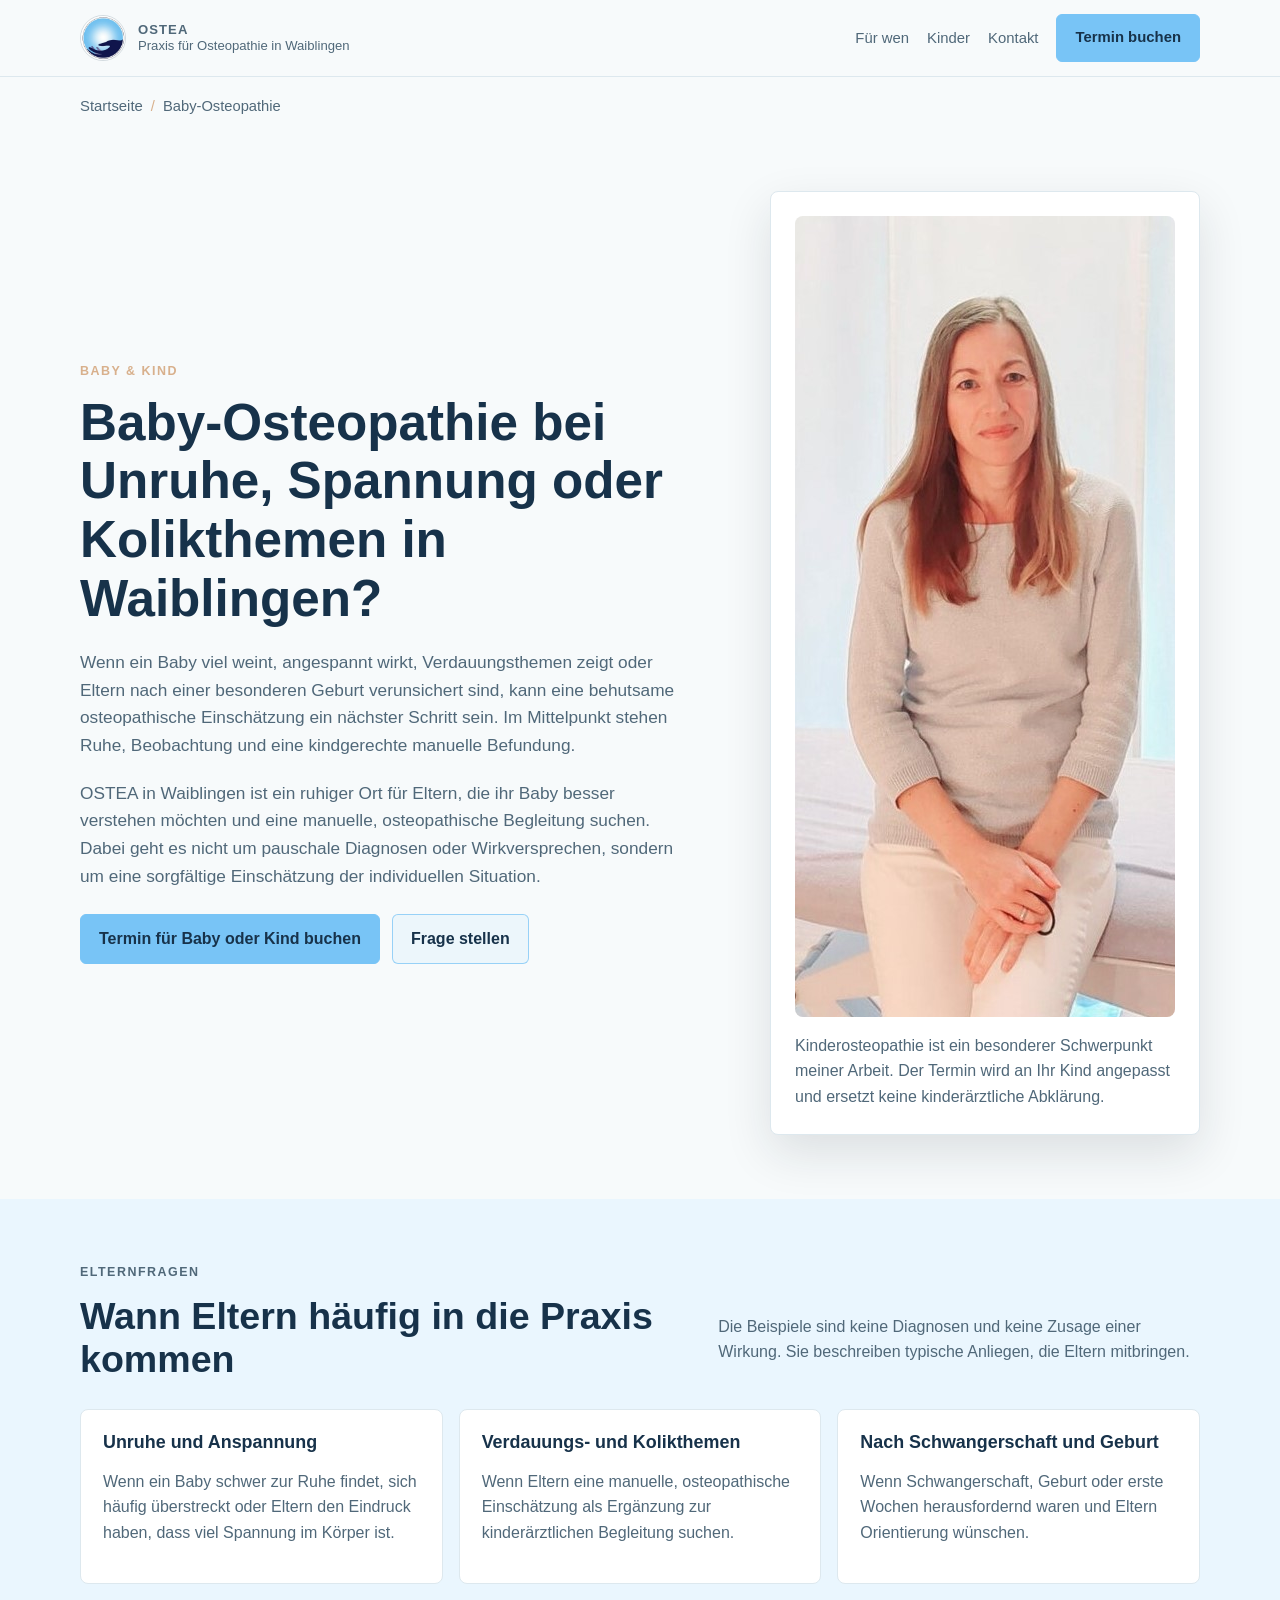
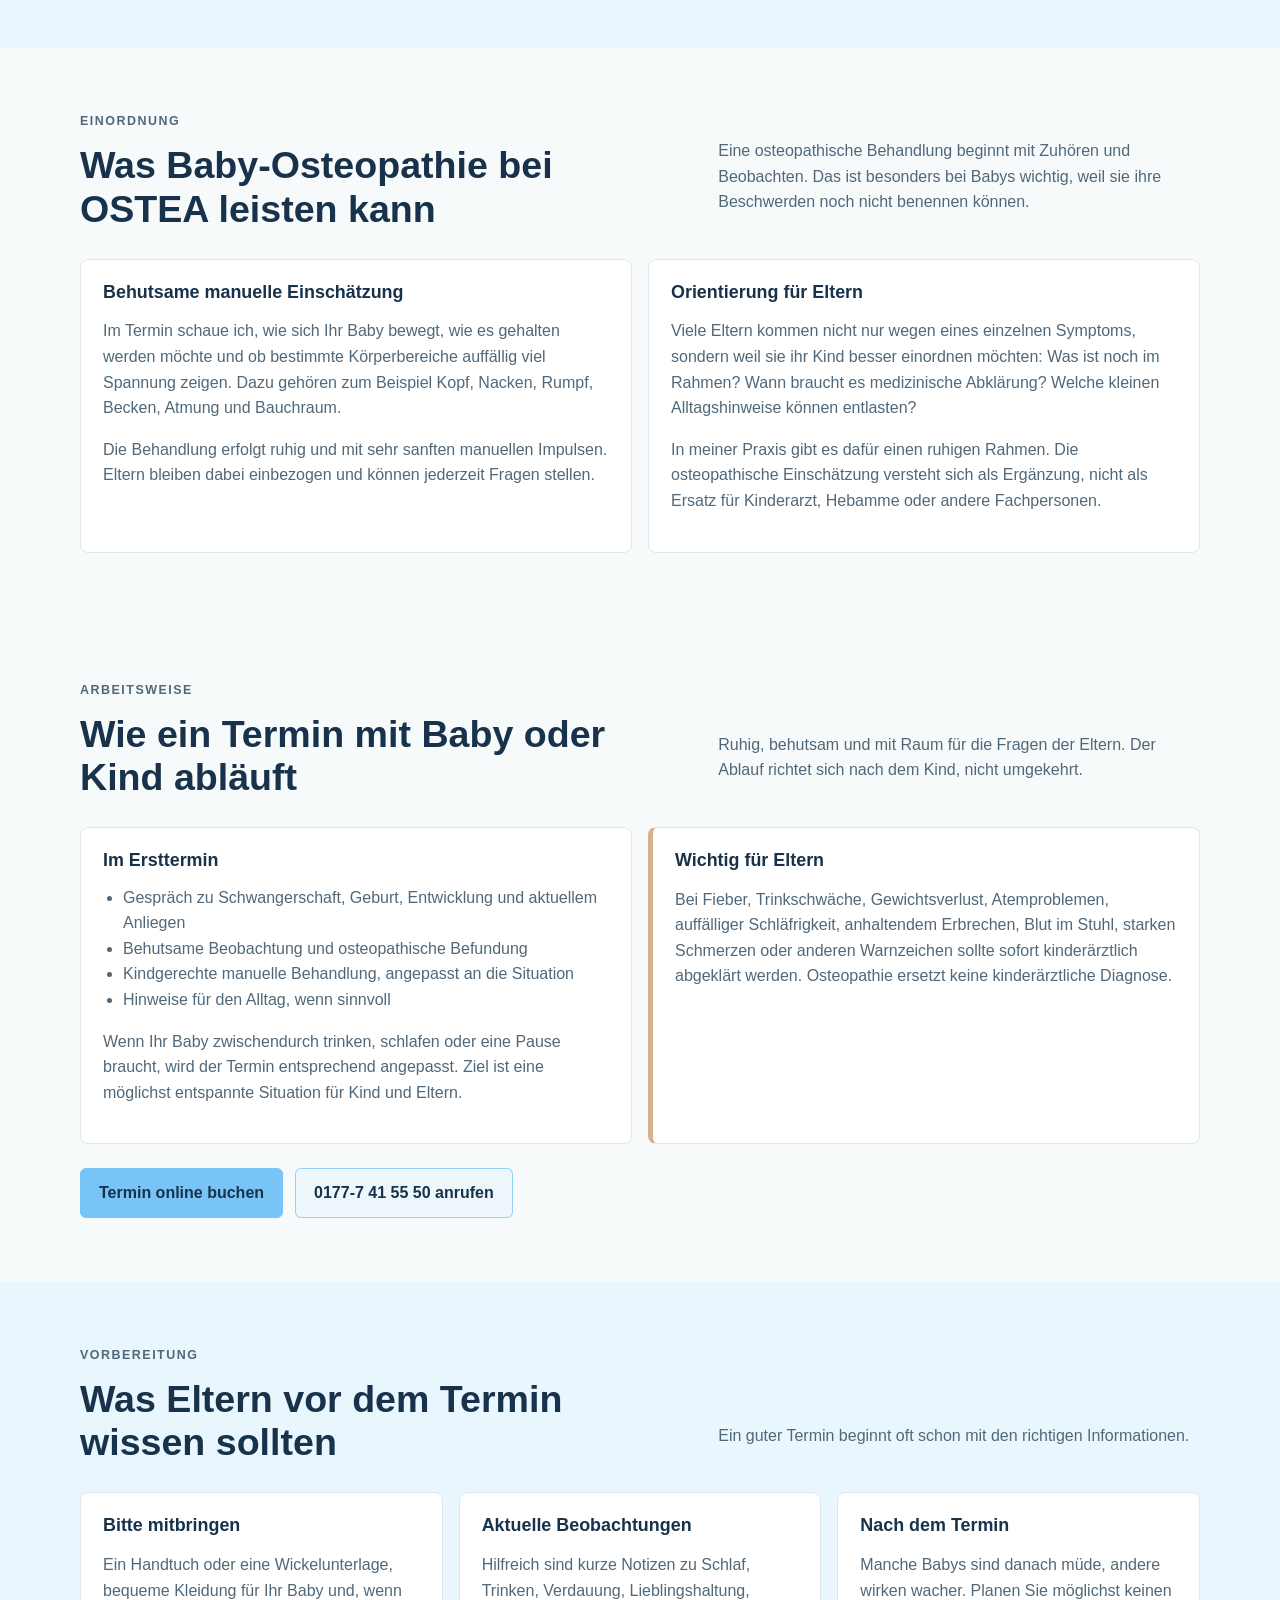
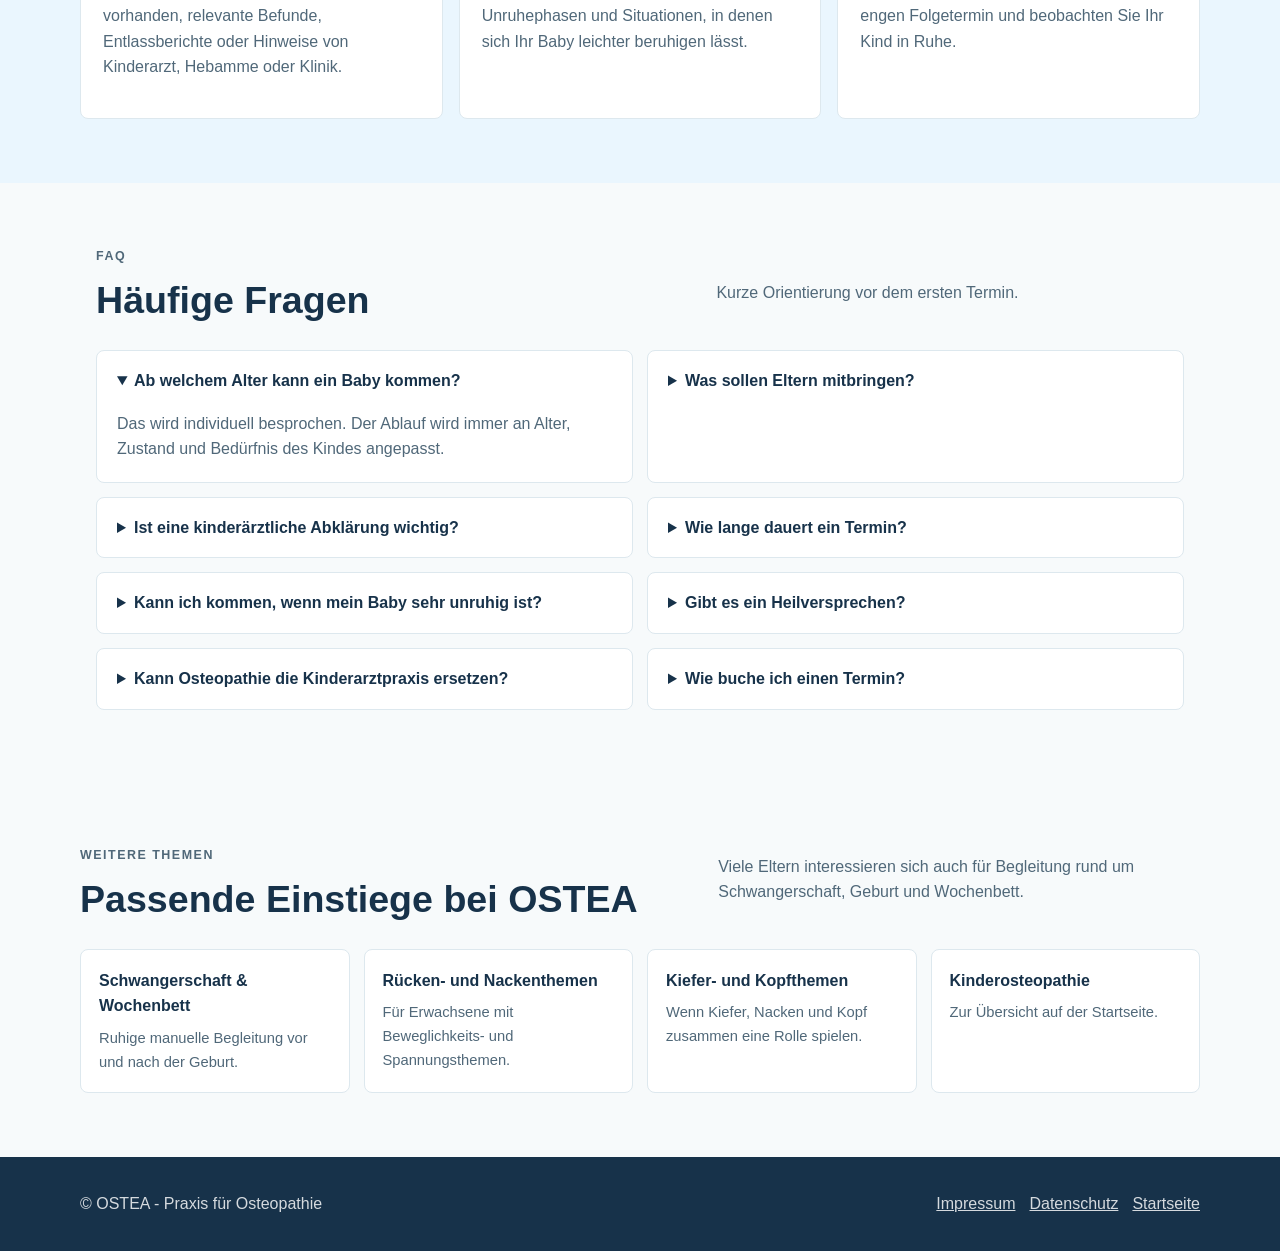
<file: baby-osteopathie-unruhe-koliken-waiblingen/index.html>
<!doctype html>
<html lang="de">
  <head>
    <meta charset="utf-8">
    <meta name="viewport" content="width=device-width, initial-scale=1">
    <title>Baby-Osteopathie bei Unruhe & Kolikthemen in Waiblingen? | OSTEA</title>
    <meta name="description" content="Baby-Osteopathie in Waiblingen bei Unruhe, Spannung, Verdauungs- oder Kolikthemen? OSTEA bietet behutsame Einsch&auml;tzung f&uuml;r Babys und Kinder.">
    <meta name="robots" content="index, follow">
    <link rel="canonical" href="https://ostea.de/baby-osteopathie-unruhe-koliken-waiblingen/">
    <link rel="icon" href="../favicon.ico" sizes="any">
    <link rel="icon" type="image/png" sizes="32x32" href="../assets/favicon-32x32.png">
    <link rel="icon" type="image/png" sizes="16x16" href="../assets/favicon-16x16.png">
    <link rel="apple-touch-icon" sizes="180x180" href="../assets/apple-touch-icon.png">
    <meta property="og:type" content="website">
    <meta property="og:locale" content="de_DE">
    <meta property="og:title" content="Baby-Osteopathie bei Unruhe & Kolikthemen in Waiblingen? | OSTEA">
    <meta property="og:description" content="Behutsame Baby-Osteopathie und osteopathische Einsch&auml;tzung f&uuml;r Babys und Kinder bei OSTEA in Waiblingen.">
    <meta property="og:image" content="https://ostea.de/assets/praxis-ostea-waiblingen2.jpg">
    <meta property="og:url" content="https://ostea.de/baby-osteopathie-unruhe-koliken-waiblingen/">
    <meta name="twitter:card" content="summary_large_image">
    <meta name="twitter:title" content="Baby-Osteopathie bei Unruhe & Kolikthemen in Waiblingen? | OSTEA">
    <meta name="twitter:description" content="Behutsame Baby-Osteopathie und osteopathische Einsch&auml;tzung f&uuml;r Babys und Kinder bei OSTEA in Waiblingen.">
    <meta name="twitter:image" content="https://ostea.de/assets/praxis-ostea-waiblingen2.jpg">
    <meta name="theme-color" content="#78C4F6">
    <link rel="stylesheet" href="../assets/symptom-pages.css">
    <script type="application/ld+json">
      {
        "@context": "https://schema.org",
        "@type": "MedicalWebPage",
        "name": "Baby-Osteopathie bei Unruhe und Kolikthemen in Waiblingen",
        "url": "https://ostea.de/baby-osteopathie-unruhe-koliken-waiblingen/",
        "description": "Informationen zur behutsamen osteopathischen Einsch\u00e4tzung f\u00fcr Babys und Kinder bei OSTEA in Waiblingen.",
        "about": ["Baby-Osteopathie", "Kinderosteopathie", "Unruhe beim Baby", "Kolikthemen", "Waiblingen"],
        "isPartOf": {"@type": "WebSite", "name": "OSTEA - Praxis f\u00fcr Osteopathie", "url": "https://ostea.de/"},
        "provider": {"@type": "MedicalBusiness", "name": "OSTEA - Praxis f\u00fcr Osteopathie", "telephone": "+491777415550"}
      }
    </script>
    <script type="application/ld+json">
      {
        "@context": "https://schema.org",
        "@type": "BreadcrumbList",
        "itemListElement": [
          {
            "@type": "ListItem",
            "position": 1,
            "name": "Startseite",
            "item": "https://ostea.de/"
          },
          {
            "@type": "ListItem",
            "position": 2,
            "name": "Baby-Osteopathie",
            "item": "https://ostea.de/baby-osteopathie-unruhe-koliken-waiblingen/"
          }
        ]
      }
    </script>
    <script type="application/ld+json">
      {
        "@context": "https://schema.org",
        "@type": "FAQPage",
        "mainEntity": [
          {
            "@type": "Question",
            "name": "Ab welchem Alter kann ein Baby kommen?",
            "acceptedAnswer": {
              "@type": "Answer",
              "text": "Das wird individuell besprochen. Der Ablauf wird immer an Alter, Zustand und Bed\u00fcrfnis des Kindes angepasst."
            }
          },
          {
            "@type": "Question",
            "name": "Was sollen Eltern mitbringen?",
            "acceptedAnswer": {
              "@type": "Answer",
              "text": "Bitte bringen Sie ein Handtuch oder eine Wickelunterlage mit. Hilfreich sind auch relevante Befunde oder Hinweise von Kinderarzt, Hebamme oder Klinik."
            }
          },
          {
            "@type": "Question",
            "name": "Ist eine kinder\u00e4rztliche Abkl\u00e4rung wichtig?",
            "acceptedAnswer": {
              "@type": "Answer",
              "text": "Ja, bei Warnzeichen oder unklaren Beschwerden. Osteopathie kann eine Begleitung sein, ersetzt aber keine medizinische Diagnose."
            }
          },
          {
            "@type": "Question",
            "name": "Wie l\u00e4uft ein Termin mit Baby ab?",
            "acceptedAnswer": {
              "@type": "Answer",
              "text": "Der Termin beginnt mit einem Gespr\u00e4ch zu Schwangerschaft, Geburt, Entwicklung und aktuellem Anliegen. Danach folgen Beobachtung, behutsame Befundung und eine an das Kind angepasste manuelle Behandlung."
            }
          },
          {
            "@type": "Question",
            "name": "Gibt es ein Heilversprechen?",
            "acceptedAnswer": {
              "@type": "Answer",
              "text": "Nein. Die Seite beschreibt typische Anliegen und eine osteopathische Vorgehensweise, garantiert aber keine Wirkung und ersetzt keine kinder\u00e4rztliche Diagnose."
            }
          }
        ]
      }
    </script>
  </head>
  <body>
    <a class="skip-link" href="#main">Zum Inhalt springen</a>
    <header>
      <div class="nav">
        <a class="brand" href="../" aria-label="OSTEA Startseite">
          <img src="../assets/ostea-logo.jpg" alt="OSTEA Logo" width="46" height="46">
          <span><strong>OSTEA</strong><span>Praxis f&uuml;r Osteopathie in Waiblingen</span></span>
        </a>
        <nav aria-label="Hauptnavigation">
          <ul>
            <li><a href="../#fuer-wen">F&uuml;r wen</a></li>
            <li><a href="../#kinderosteopathie">Kinder</a></li>
            <li><a href="../#kontakt">Kontakt</a></li>
            <li><a class="button" href="https://calendly.com/ostea/60min" target="_blank" rel="noopener">Termin buchen</a></li>
          </ul>
        </nav>
      </div>
    </header>

    <main id="main">
      <nav class="breadcrumb" aria-label="Breadcrumb">
        <ol>
          <li><a href="../">Startseite</a></li>
          <li>Baby-Osteopathie</li>
        </ol>
      </nav>
      <section class="hero">
        <div>
          <p class="eyebrow">Baby & Kind</p>
          <h1>Baby-Osteopathie bei Unruhe, Spannung oder Kolikthemen in Waiblingen?</h1>
          <p class="lead">Wenn ein Baby viel weint, angespannt wirkt, Verdauungsthemen zeigt oder Eltern nach einer besonderen Geburt verunsichert sind, kann eine behutsame osteopathische Einsch&auml;tzung ein n&auml;chster Schritt sein. Im Mittelpunkt stehen Ruhe, Beobachtung und eine kindgerechte manuelle Befundung.</p>
          <p class="lead">OSTEA in Waiblingen ist ein ruhiger Ort f&uuml;r Eltern, die ihr Baby besser verstehen m&ouml;chten und eine manuelle, osteopathische Begleitung suchen. Dabei geht es nicht um pauschale Diagnosen oder Wirkversprechen, sondern um eine sorgf&auml;ltige Einsch&auml;tzung der individuellen Situation.</p>
          <div class="hero-actions">
            <a class="button" href="https://calendly.com/ostea/60min" target="_blank" rel="noopener">Termin f&uuml;r Baby oder Kind buchen</a>
            <a class="button secondary" href="mailto:s.hoffmann@ostea.de?subject=Frage%20zur%20Baby-Osteopathie">Frage stellen</a>
          </div>
        </div>
        <aside class="hero-card">
          <img src="../assets/praxis-ostea-waiblingen2.jpg" alt="Sonja Hoffmann in der OSTEA Praxis in Waiblingen" width="744" height="801">
          <p>Kinderosteopathie ist ein besonderer Schwerpunkt meiner Arbeit. Der Termin wird an Ihr Kind angepasst und ersetzt keine kinder&auml;rztliche Abkl&auml;rung.</p>
        </aside>
      </section>

      <section class="band">
        <div class="inner">
          <div class="section-head">
            <div><p class="eyebrow">Elternfragen</p><h2>Wann Eltern h&auml;ufig in die Praxis kommen</h2></div>
            <p>Die Beispiele sind keine Diagnosen und keine Zusage einer Wirkung. Sie beschreiben typische Anliegen, die Eltern mitbringen.</p>
          </div>
          <div class="grid">
            <article class="card"><h3>Unruhe und Anspannung</h3><p>Wenn ein Baby schwer zur Ruhe findet, sich h&auml;ufig &uuml;berstreckt oder Eltern den Eindruck haben, dass viel Spannung im K&ouml;rper ist.</p></article>
            <article class="card"><h3>Verdauungs- und Kolikthemen</h3><p>Wenn Eltern eine manuelle, osteopathische Einsch&auml;tzung als Erg&auml;nzung zur kinder&auml;rztlichen Begleitung suchen.</p></article>
            <article class="card"><h3>Nach Schwangerschaft und Geburt</h3><p>Wenn Schwangerschaft, Geburt oder erste Wochen herausfordernd waren und Eltern Orientierung w&uuml;nschen.</p></article>
          </div>
        </div>
      </section>

      <section>
        <div class="section-head">
          <div><p class="eyebrow">Einordnung</p><h2>Was Baby-Osteopathie bei OSTEA leisten kann</h2></div>
          <p>Eine osteopathische Behandlung beginnt mit Zuh&ouml;ren und Beobachten. Das ist besonders bei Babys wichtig, weil sie ihre Beschwerden noch nicht benennen k&ouml;nnen.</p>
        </div>
        <div class="grid two">
          <article class="card">
            <h3>Behutsame manuelle Einsch&auml;tzung</h3>
            <p>Im Termin schaue ich, wie sich Ihr Baby bewegt, wie es gehalten werden m&ouml;chte und ob bestimmte K&ouml;rperbereiche auff&auml;llig viel Spannung zeigen. Dazu geh&ouml;ren zum Beispiel Kopf, Nacken, Rumpf, Becken, Atmung und Bauchraum.</p>
            <p>Die Behandlung erfolgt ruhig und mit sehr sanften manuellen Impulsen. Eltern bleiben dabei einbezogen und k&ouml;nnen jederzeit Fragen stellen.</p>
          </article>
          <article class="card">
            <h3>Orientierung f&uuml;r Eltern</h3>
            <p>Viele Eltern kommen nicht nur wegen eines einzelnen Symptoms, sondern weil sie ihr Kind besser einordnen m&ouml;chten: Was ist noch im Rahmen? Wann braucht es medizinische Abkl&auml;rung? Welche kleinen Alltagshinweise k&ouml;nnen entlasten?</p>
            <p>In meiner Praxis gibt es daf&uuml;r einen ruhigen Rahmen. Die osteopathische Einsch&auml;tzung versteht sich als Erg&auml;nzung, nicht als Ersatz f&uuml;r Kinderarzt, Hebamme oder andere Fachpersonen.</p>
          </article>
        </div>
      </section>

      <section>
        <div class="section-head">
          <div><p class="eyebrow">Arbeitsweise</p><h2>Wie ein Termin mit Baby oder Kind abl&auml;uft</h2></div>
          <p>Ruhig, behutsam und mit Raum f&uuml;r die Fragen der Eltern. Der Ablauf richtet sich nach dem Kind, nicht umgekehrt.</p>
        </div>
        <div class="grid two">
          <article class="card">
            <h3>Im Ersttermin</h3>
            <ul>
              <li>Gespr&auml;ch zu Schwangerschaft, Geburt, Entwicklung und aktuellem Anliegen</li>
              <li>Behutsame Beobachtung und osteopathische Befundung</li>
              <li>Kindgerechte manuelle Behandlung, angepasst an die Situation</li>
              <li>Hinweise f&uuml;r den Alltag, wenn sinnvoll</li>
            </ul>
            <p>Wenn Ihr Baby zwischendurch trinken, schlafen oder eine Pause braucht, wird der Termin entsprechend angepasst. Ziel ist eine m&ouml;glichst entspannte Situation f&uuml;r Kind und Eltern.</p>
          </article>
          <article class="notice warning">
            <h3>Wichtig f&uuml;r Eltern</h3>
            <p>Bei Fieber, Trinkschw&auml;che, Gewichtsverlust, Atemproblemen, auff&auml;lliger Schl&auml;frigkeit, anhaltendem Erbrechen, Blut im Stuhl, starken Schmerzen oder anderen Warnzeichen sollte sofort kinder&auml;rztlich abgekl&auml;rt werden. Osteopathie ersetzt keine kinder&auml;rztliche Diagnose.</p>
          </article>
        </div>
        <div class="cta-row">
          <a class="button" href="https://calendly.com/ostea/60min" target="_blank" rel="noopener">Termin online buchen</a>
          <a class="button secondary" href="tel:+491777415550">0177-7 41 55 50 anrufen</a>
        </div>
      </section>

      <section class="band">
        <div class="inner">
          <div class="section-head">
            <div><p class="eyebrow">Vorbereitung</p><h2>Was Eltern vor dem Termin wissen sollten</h2></div>
            <p>Ein guter Termin beginnt oft schon mit den richtigen Informationen.</p>
          </div>
          <div class="grid">
            <article class="card">
              <h3>Bitte mitbringen</h3>
              <p>Ein Handtuch oder eine Wickelunterlage, bequeme Kleidung f&uuml;r Ihr Baby und, wenn vorhanden, relevante Befunde, Entlassberichte oder Hinweise von Kinderarzt, Hebamme oder Klinik.</p>
            </article>
            <article class="card">
              <h3>Aktuelle Beobachtungen</h3>
              <p>Hilfreich sind kurze Notizen zu Schlaf, Trinken, Verdauung, Lieblingshaltung, Unruhephasen und Situationen, in denen sich Ihr Baby leichter beruhigen l&auml;sst.</p>
            </article>
            <article class="card">
              <h3>Nach dem Termin</h3>
              <p>Manche Babys sind danach m&uuml;de, andere wirken wacher. Planen Sie m&ouml;glichst keinen engen Folgetermin und beobachten Sie Ihr Kind in Ruhe.</p>
            </article>
          </div>
        </div>
      </section>

      <section>
        <div class="inner">
          <div class="section-head">
            <div><p class="eyebrow">FAQ</p><h2>H&auml;ufige Fragen</h2></div>
            <p>Kurze Orientierung vor dem ersten Termin.</p>
          </div>
          <div class="faq">
            <details open><summary>Ab welchem Alter kann ein Baby kommen?</summary><p>Das wird individuell besprochen. Der Ablauf wird immer an Alter, Zustand und Bed&uuml;rfnis des Kindes angepasst.</p></details>
            <details><summary>Was sollen Eltern mitbringen?</summary><p>Bitte bringen Sie ein Handtuch oder eine Wickelunterlage mit. Hilfreich sind auch relevante Befunde oder Hinweise von Kinderarzt, Hebamme oder Klinik.</p></details>
            <details><summary>Ist eine kinder&auml;rztliche Abkl&auml;rung wichtig?</summary><p>Ja, bei Warnzeichen oder unklaren Beschwerden. Osteopathie kann eine Begleitung sein, ersetzt aber keine medizinische Diagnose.</p></details>
            <details><summary>Wie lange dauert ein Termin?</summary><p>Die Zeit wird individuell an das Kind angepasst; geplant ist meistens ein Terminrahmen von etwa 60 Minuten.</p></details>
            <details><summary>Kann ich kommen, wenn mein Baby sehr unruhig ist?</summary><p>Ja, der Termin darf sich an der Unruhe orientieren. Pausen, Trinken, Halten oder Beruhigen sind Teil eines kindgerechten Ablaufs.</p></details>
            <details><summary>Gibt es ein Heilversprechen?</summary><p>Nein. Ich gebe keine Garantie f&uuml;r eine bestimmte Wirkung. Es geht um eine individuelle osteopathische Einsch&auml;tzung und eine behutsame manuelle Behandlung.</p></details>
            <details><summary>Kann Osteopathie die Kinderarztpraxis ersetzen?</summary><p>Nein. Bei Krankheit, Warnzeichen oder unklarer Entwicklung ist die kinder&auml;rztliche Abkl&auml;rung vorrangig. Osteopathie kann erg&auml;nzend betrachtet werden.</p></details>
            <details><summary>Wie buche ich einen Termin?</summary><p>Sie k&ouml;nnen den Online-Terminlink nutzen oder sich telefonisch melden, wenn Sie vorab unsicher sind, ob ein Termin passend ist.</p></details>
          </div>
        </div>
      </section>

      <section>
        <div class="section-head">
          <div><p class="eyebrow">Weitere Themen</p><h2>Passende Einstiege bei OSTEA</h2></div>
          <p>Viele Eltern interessieren sich auch f&uuml;r Begleitung rund um Schwangerschaft, Geburt und Wochenbett.</p>
        </div>
        <div class="related">
          <a href="../osteopathie-schwangerschaft-waiblingen/">Schwangerschaft & Wochenbett<span>Ruhige manuelle Begleitung vor und nach der Geburt.</span></a>
          <a href="../osteopathie-ruecken-nacken-waiblingen/">R&uuml;cken- und Nackenthemen<span>F&uuml;r Erwachsene mit Beweglichkeits- und Spannungsthemen.</span></a>
          <a href="../osteopathie-kiefer-kopfschmerzen-waiblingen/">Kiefer- und Kopfthemen<span>Wenn Kiefer, Nacken und Kopf zusammen eine Rolle spielen.</span></a>
          <a href="../#kinderosteopathie">Kinderosteopathie<span>Zur &Uuml;bersicht auf der Startseite.</span></a>
        </div>
      </section>
    </main>

    <footer>
      <div class="footer-inner">
        <span>&copy; OSTEA - Praxis f&uuml;r Osteopathie</span>
        <div class="footer-links"><a href="../#impressum">Impressum</a><a href="../#datenschutz">Datenschutz</a><a href="../">Startseite</a></div>
      </div>
    </footer>
  </body>
</html>
</file>
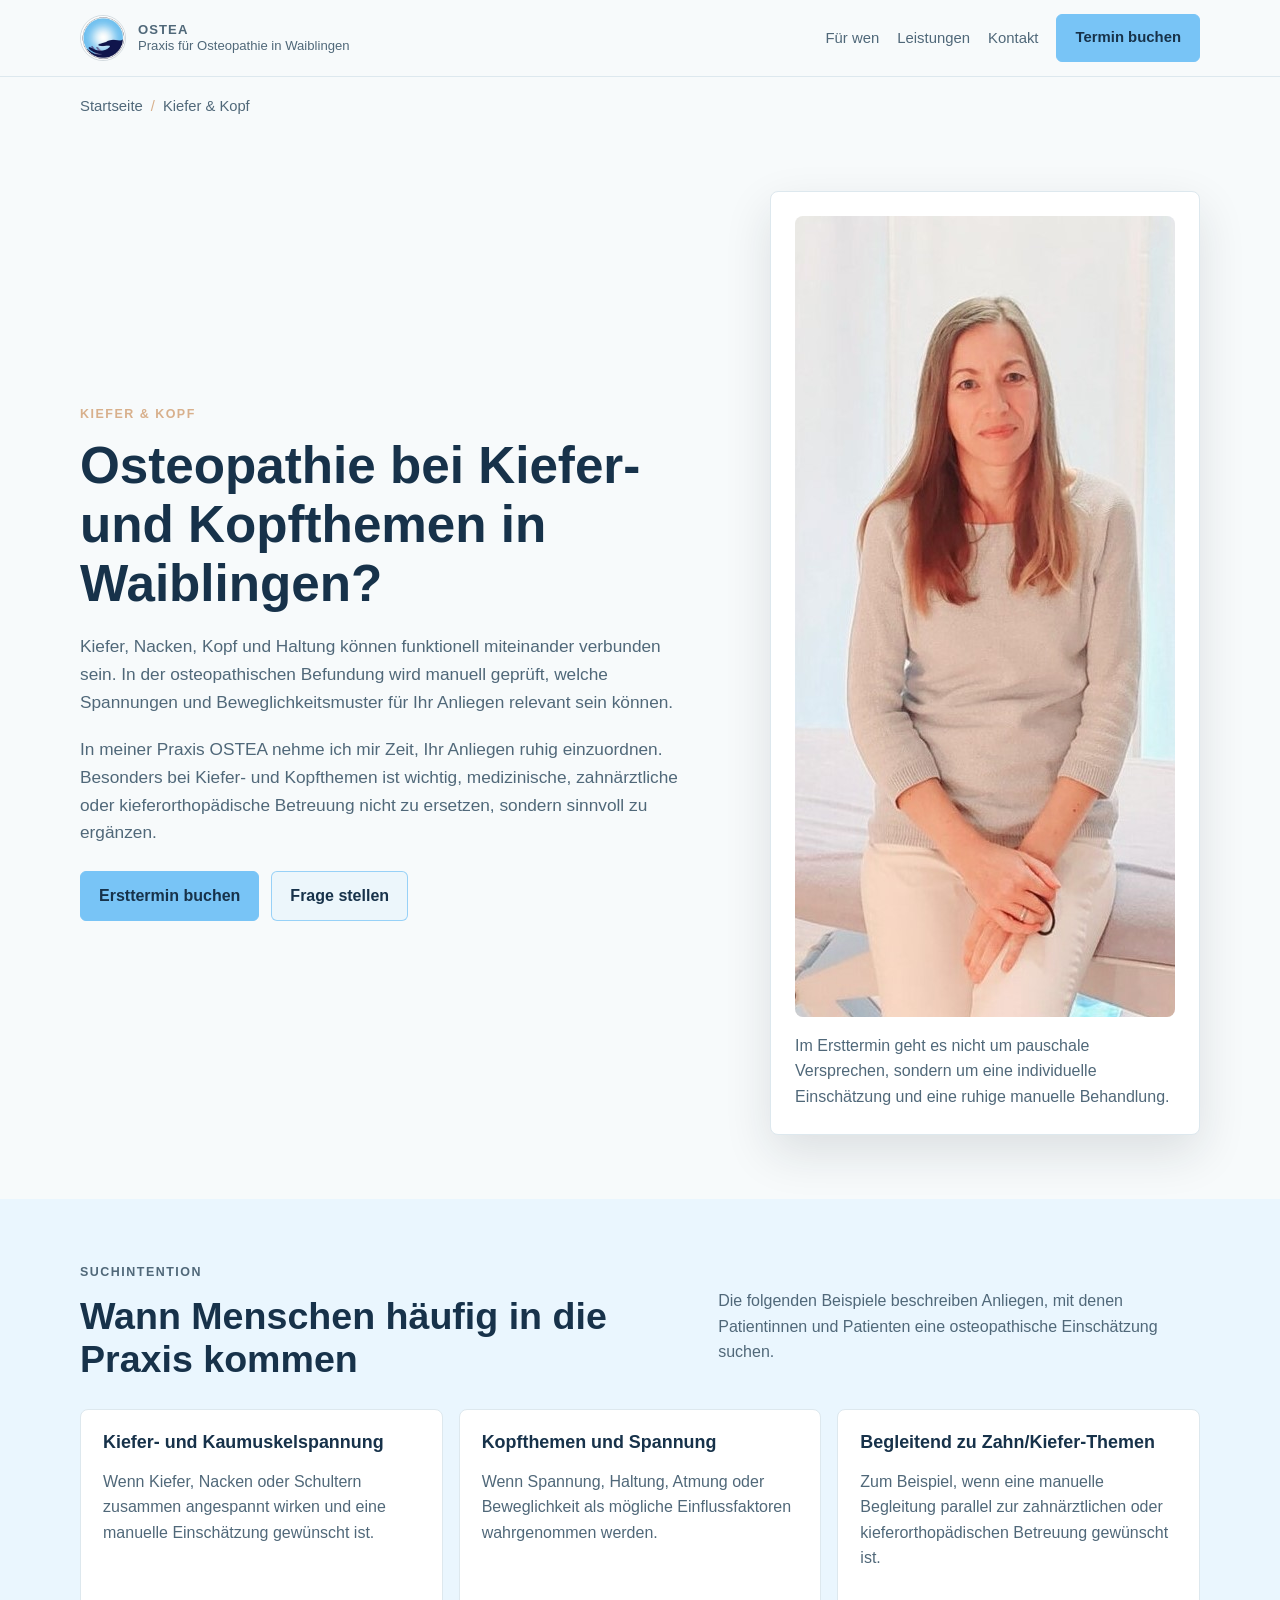
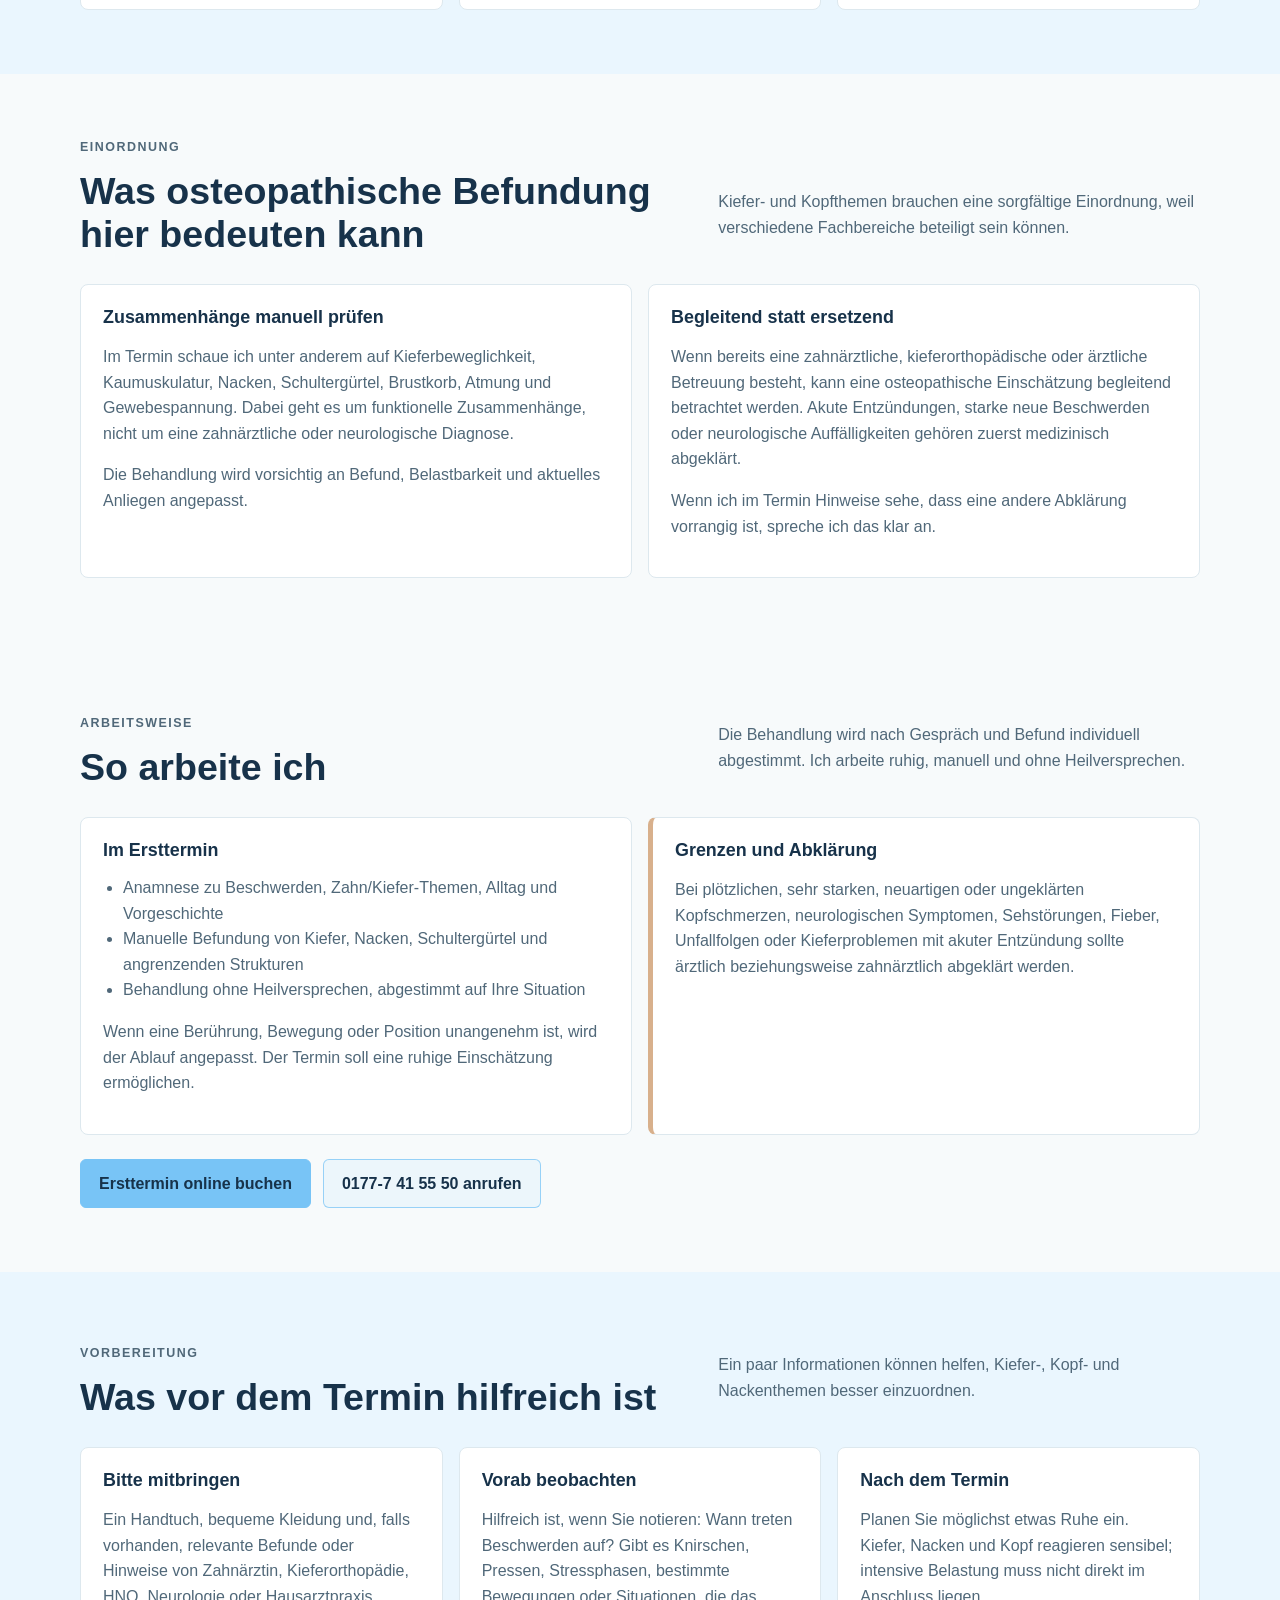
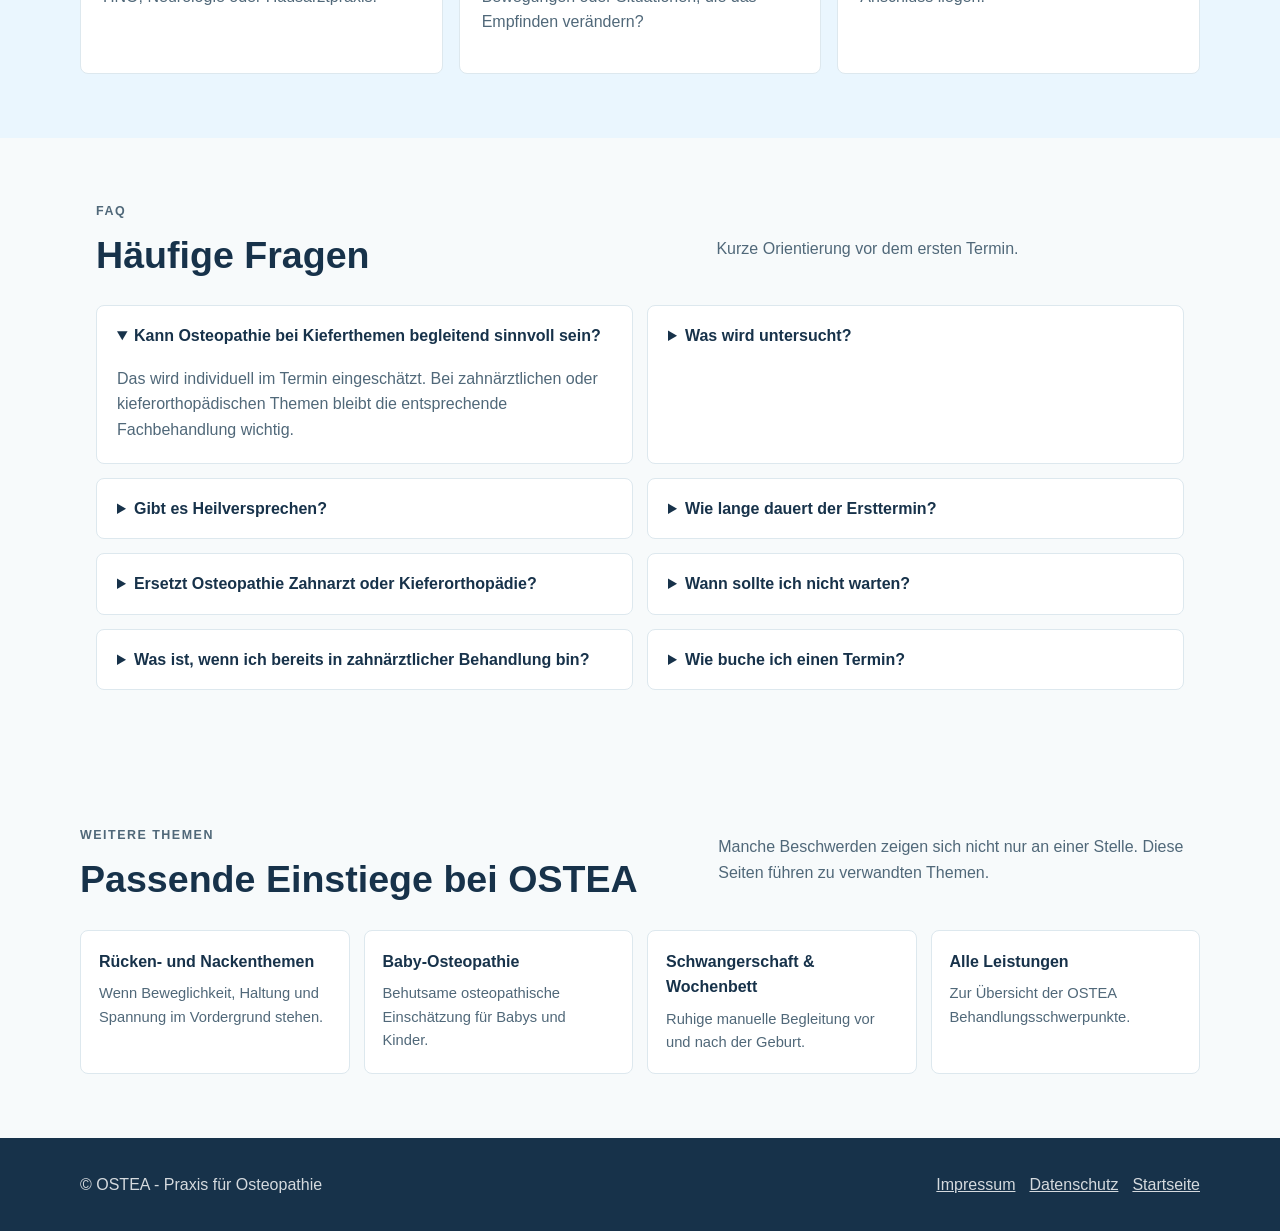
<file: osteopathie-kiefer-kopfschmerzen-waiblingen/index.html>
<!doctype html>
<html lang="de">
  <head>
    <meta charset="utf-8">
    <meta name="viewport" content="width=device-width, initial-scale=1">
    <title>Osteopathie bei Kiefer- & Kopfthemen in Waiblingen | OSTEA</title>
    <meta name="description" content="Osteopathie bei Kiefer-, CMD-nahen und Kopfthemen in Waiblingen. OSTEA bietet ruhige Anamnese, manuelle Befundung und Begleitung.">
    <meta name="robots" content="index, follow">
    <link rel="canonical" href="https://ostea.de/osteopathie-kiefer-kopfschmerzen-waiblingen/">
    <link rel="icon" href="../favicon.ico" sizes="any">
    <link rel="icon" type="image/png" sizes="32x32" href="../assets/favicon-32x32.png">
    <link rel="icon" type="image/png" sizes="16x16" href="../assets/favicon-16x16.png">
    <link rel="apple-touch-icon" sizes="180x180" href="../assets/apple-touch-icon.png">
    <meta property="og:type" content="website">
    <meta property="og:locale" content="de_DE">
    <meta property="og:title" content="Osteopathie bei Kiefer- & Kopfthemen in Waiblingen | OSTEA">
    <meta property="og:description" content="Ruhige osteopathische Einsch&auml;tzung bei Kiefer-, CMD-nahen und Kopfthemen bei OSTEA in Waiblingen.">
    <meta property="og:image" content="https://ostea.de/assets/praxis-ostea-waiblingen2.jpg">
    <meta property="og:url" content="https://ostea.de/osteopathie-kiefer-kopfschmerzen-waiblingen/">
    <meta name="twitter:card" content="summary_large_image">
    <meta name="twitter:title" content="Osteopathie bei Kiefer- & Kopfthemen in Waiblingen | OSTEA">
    <meta name="twitter:description" content="Ruhige osteopathische Einsch&auml;tzung bei Kiefer-, CMD-nahen und Kopfthemen bei OSTEA in Waiblingen.">
    <meta name="twitter:image" content="https://ostea.de/assets/praxis-ostea-waiblingen2.jpg">
    <meta name="theme-color" content="#78C4F6">
    <link rel="stylesheet" href="../assets/symptom-pages.css">
    <script type="application/ld+json">
      {
        "@context": "https://schema.org",
        "@type": "MedicalWebPage",
        "name": "Osteopathie bei Kiefer- und Kopfthemen in Waiblingen",
        "url": "https://ostea.de/osteopathie-kiefer-kopfschmerzen-waiblingen/",
        "description": "Informationen zur osteopathischen Einsch\u00e4tzung bei Kiefer-, CMD-nahen und Kopfthemen bei OSTEA in Waiblingen.",
        "about": ["Osteopathie", "Kiefer", "CMD-nahe Themen", "Kopfthemen", "Nacken", "Waiblingen"],
        "isPartOf": {"@type": "WebSite", "name": "OSTEA - Praxis f\u00fcr Osteopathie", "url": "https://ostea.de/"},
        "provider": {"@type": "MedicalBusiness", "name": "OSTEA - Praxis f\u00fcr Osteopathie", "telephone": "+491777415550"}
      }
    </script>
    <script type="application/ld+json">
      {
        "@context": "https://schema.org",
        "@type": "BreadcrumbList",
        "itemListElement": [
          {
            "@type": "ListItem",
            "position": 1,
            "name": "Startseite",
            "item": "https://ostea.de/"
          },
          {
            "@type": "ListItem",
            "position": 2,
            "name": "Osteopathie bei Kiefer- und Kopfthemen",
            "item": "https://ostea.de/osteopathie-kiefer-kopfschmerzen-waiblingen/"
          }
        ]
      }
    </script>
    <script type="application/ld+json">
      {
        "@context": "https://schema.org",
        "@type": "FAQPage",
        "mainEntity": [
          {
            "@type": "Question",
            "name": "Kann Osteopathie bei Kieferthemen begleitend sinnvoll sein?",
            "acceptedAnswer": {
              "@type": "Answer",
              "text": "Das wird individuell im Termin eingesch\u00e4tzt. Bei zahn\u00e4rztlichen oder kieferorthop\u00e4dischen Themen bleibt die entsprechende Fachbehandlung wichtig."
            }
          },
          {
            "@type": "Question",
            "name": "Was wird untersucht?",
            "acceptedAnswer": {
              "@type": "Answer",
              "text": "Je nach Anliegen unter anderem Kiefer, Nacken, Schulterg\u00fcrtel, Atmung und Gewebespannung."
            }
          },
          {
            "@type": "Question",
            "name": "Gibt es Heilversprechen?",
            "acceptedAnswer": {
              "@type": "Answer",
              "text": "Nein. Ziel ist eine individuelle osteopathische Einsch\u00e4tzung und Behandlung, keine garantierte Wirkung."
            }
          },
          {
            "@type": "Question",
            "name": "Ersetzt Osteopathie Zahnarzt oder Kieferorthop\u00e4die?",
            "acceptedAnswer": {
              "@type": "Answer",
              "text": "Nein. Zahn\u00e4rztliche, kieferorthop\u00e4dische oder \u00e4rztliche Abkl\u00e4rung bleibt wichtig, besonders bei akuten, entz\u00fcndlichen oder unklaren Beschwerden."
            }
          },
          {
            "@type": "Question",
            "name": "Wie lange dauert der Ersttermin?",
            "acceptedAnswer": {
              "@type": "Answer",
              "text": "Meistens etwa 60 Minuten, inklusive Anamnese, Befundung und Behandlung."
            }
          }
        ]
      }
    </script>
  </head>
  <body>
    <a class="skip-link" href="#main">Zum Inhalt springen</a>
    <header>
      <div class="nav">
        <a class="brand" href="../" aria-label="OSTEA Startseite">
          <img src="../assets/ostea-logo.jpg" alt="OSTEA Logo" width="46" height="46">
          <span><strong>OSTEA</strong><span>Praxis f&uuml;r Osteopathie in Waiblingen</span></span>
        </a>
        <nav aria-label="Hauptnavigation">
          <ul>
            <li><a href="../#fuer-wen">F&uuml;r wen</a></li>
            <li><a href="../#leistungen">Leistungen</a></li>
            <li><a href="../#kontakt">Kontakt</a></li>
            <li><a class="button" href="https://calendly.com/ostea/60min" target="_blank" rel="noopener">Termin buchen</a></li>
          </ul>
        </nav>
      </div>
    </header>

    <main id="main">
      <nav class="breadcrumb" aria-label="Breadcrumb">
        <ol>
          <li><a href="../">Startseite</a></li>
          <li>Kiefer & Kopf</li>
        </ol>
      </nav>
      <section class="hero">
        <div>
          <p class="eyebrow">Kiefer & Kopf</p>
          <h1>Osteopathie bei Kiefer- und Kopfthemen in Waiblingen?</h1>
          <p class="lead">Kiefer, Nacken, Kopf und Haltung k&ouml;nnen funktionell miteinander verbunden sein. In der osteopathischen Befundung wird manuell gepr&uuml;ft, welche Spannungen und Beweglichkeitsmuster f&uuml;r Ihr Anliegen relevant sein k&ouml;nnen.</p>
          <p class="lead">In meiner Praxis OSTEA nehme ich mir Zeit, Ihr Anliegen ruhig einzuordnen. Besonders bei Kiefer- und Kopfthemen ist wichtig, medizinische, zahn&auml;rztliche oder kieferorthop&auml;dische Betreuung nicht zu ersetzen, sondern sinnvoll zu erg&auml;nzen.</p>
          <div class="hero-actions">
            <a class="button" href="https://calendly.com/ostea/60min" target="_blank" rel="noopener">Ersttermin buchen</a>
            <a class="button secondary" href="mailto:s.hoffmann@ostea.de?subject=Frage%20zu%20Kiefer-%20oder%20Kopfthemen">Frage stellen</a>
          </div>
        </div>
        <aside class="hero-card">
          <img src="../assets/praxis-ostea-waiblingen2.jpg" alt="Sonja Hoffmann in der OSTEA Praxis in Waiblingen" width="744" height="801">
          <p>Im Ersttermin geht es nicht um pauschale Versprechen, sondern um eine individuelle Einsch&auml;tzung und eine ruhige manuelle Behandlung.</p>
        </aside>
      </section>

      <section class="band">
        <div class="inner">
          <div class="section-head">
            <div><p class="eyebrow">Suchintention</p><h2>Wann Menschen h&auml;ufig in die Praxis kommen</h2></div>
            <p>Die folgenden Beispiele beschreiben Anliegen, mit denen Patientinnen und Patienten eine osteopathische Einsch&auml;tzung suchen.</p>
          </div>
          <div class="grid">
            <article class="card"><h3>Kiefer- und Kaumuskelspannung</h3><p>Wenn Kiefer, Nacken oder Schultern zusammen angespannt wirken und eine manuelle Einsch&auml;tzung gew&uuml;nscht ist.</p></article>
            <article class="card"><h3>Kopfthemen und Spannung</h3><p>Wenn Spannung, Haltung, Atmung oder Beweglichkeit als m&ouml;gliche Einflussfaktoren wahrgenommen werden.</p></article>
            <article class="card"><h3>Begleitend zu Zahn/Kiefer-Themen</h3><p>Zum Beispiel, wenn eine manuelle Begleitung parallel zur zahn&auml;rztlichen oder kieferorthop&auml;dischen Betreuung gew&uuml;nscht ist.</p></article>
          </div>
        </div>
      </section>

      <section>
        <div class="section-head">
          <div><p class="eyebrow">Einordnung</p><h2>Was osteopathische Befundung hier bedeuten kann</h2></div>
          <p>Kiefer- und Kopfthemen brauchen eine sorgf&auml;ltige Einordnung, weil verschiedene Fachbereiche beteiligt sein k&ouml;nnen.</p>
        </div>
        <div class="grid two">
          <article class="card">
            <h3>Zusammenh&auml;nge manuell pr&uuml;fen</h3>
            <p>Im Termin schaue ich unter anderem auf Kieferbeweglichkeit, Kaumuskulatur, Nacken, Schulterg&uuml;rtel, Brustkorb, Atmung und Gewebespannung. Dabei geht es um funktionelle Zusammenh&auml;nge, nicht um eine zahn&auml;rztliche oder neurologische Diagnose.</p>
            <p>Die Behandlung wird vorsichtig an Befund, Belastbarkeit und aktuelles Anliegen angepasst.</p>
          </article>
          <article class="card">
            <h3>Begleitend statt ersetzend</h3>
            <p>Wenn bereits eine zahn&auml;rztliche, kieferorthop&auml;dische oder &auml;rztliche Betreuung besteht, kann eine osteopathische Einsch&auml;tzung begleitend betrachtet werden. Akute Entz&uuml;ndungen, starke neue Beschwerden oder neurologische Auff&auml;lligkeiten geh&ouml;ren zuerst medizinisch abgekl&auml;rt.</p>
            <p>Wenn ich im Termin Hinweise sehe, dass eine andere Abkl&auml;rung vorrangig ist, spreche ich das klar an.</p>
          </article>
        </div>
      </section>

      <section>
        <div class="section-head">
          <div><p class="eyebrow">Arbeitsweise</p><h2>So arbeite ich</h2></div>
          <p>Die Behandlung wird nach Gespr&auml;ch und Befund individuell abgestimmt. Ich arbeite ruhig, manuell und ohne Heilversprechen.</p>
        </div>
        <div class="grid two">
          <article class="card">
            <h3>Im Ersttermin</h3>
            <ul>
              <li>Anamnese zu Beschwerden, Zahn/Kiefer-Themen, Alltag und Vorgeschichte</li>
              <li>Manuelle Befundung von Kiefer, Nacken, Schulterg&uuml;rtel und angrenzenden Strukturen</li>
              <li>Behandlung ohne Heilversprechen, abgestimmt auf Ihre Situation</li>
            </ul>
            <p>Wenn eine Ber&uuml;hrung, Bewegung oder Position unangenehm ist, wird der Ablauf angepasst. Der Termin soll eine ruhige Einsch&auml;tzung erm&ouml;glichen.</p>
          </article>
          <article class="notice warning">
            <h3>Grenzen und Abkl&auml;rung</h3>
            <p>Bei pl&ouml;tzlichen, sehr starken, neuartigen oder ungekl&auml;rten Kopfschmerzen, neurologischen Symptomen, Sehst&ouml;rungen, Fieber, Unfallfolgen oder Kieferproblemen mit akuter Entz&uuml;ndung sollte &auml;rztlich beziehungsweise zahn&auml;rztlich abgekl&auml;rt werden.</p>
          </article>
        </div>
        <div class="cta-row">
          <a class="button" href="https://calendly.com/ostea/60min" target="_blank" rel="noopener">Ersttermin online buchen</a>
          <a class="button secondary" href="tel:+491777415550">0177-7 41 55 50 anrufen</a>
        </div>
      </section>

      <section class="band">
        <div class="inner">
          <div class="section-head">
            <div><p class="eyebrow">Vorbereitung</p><h2>Was vor dem Termin hilfreich ist</h2></div>
            <p>Ein paar Informationen k&ouml;nnen helfen, Kiefer-, Kopf- und Nackenthemen besser einzuordnen.</p>
          </div>
          <div class="grid">
            <article class="card">
              <h3>Bitte mitbringen</h3>
              <p>Ein Handtuch, bequeme Kleidung und, falls vorhanden, relevante Befunde oder Hinweise von Zahn&auml;rztin, Kieferorthop&auml;die, HNO, Neurologie oder Hausarztpraxis.</p>
            </article>
            <article class="card">
              <h3>Vorab beobachten</h3>
              <p>Hilfreich ist, wenn Sie notieren: Wann treten Beschwerden auf? Gibt es Knirschen, Pressen, Stressphasen, bestimmte Bewegungen oder Situationen, die das Empfinden ver&auml;ndern?</p>
            </article>
            <article class="card">
              <h3>Nach dem Termin</h3>
              <p>Planen Sie m&ouml;glichst etwas Ruhe ein. Kiefer, Nacken und Kopf reagieren sensibel; intensive Belastung muss nicht direkt im Anschluss liegen.</p>
            </article>
          </div>
        </div>
      </section>

      <section>
        <div class="inner">
          <div class="section-head">
            <div><p class="eyebrow">FAQ</p><h2>H&auml;ufige Fragen</h2></div>
            <p>Kurze Orientierung vor dem ersten Termin.</p>
          </div>
          <div class="faq">
            <details open><summary>Kann Osteopathie bei Kieferthemen begleitend sinnvoll sein?</summary><p>Das wird individuell im Termin eingesch&auml;tzt. Bei zahn&auml;rztlichen oder kieferorthop&auml;dischen Themen bleibt die entsprechende Fachbehandlung wichtig.</p></details>
            <details><summary>Was wird untersucht?</summary><p>Je nach Anliegen unter anderem Kiefer, Nacken, Schulterg&uuml;rtel, Atmung und Gewebespannung.</p></details>
            <details><summary>Gibt es Heilversprechen?</summary><p>Nein. Ziel ist eine individuelle osteopathische Einsch&auml;tzung und Behandlung, keine garantierte Wirkung.</p></details>
            <details><summary>Wie lange dauert der Ersttermin?</summary><p>Meistens etwa 60 Minuten.</p></details>
            <details><summary>Ersetzt Osteopathie Zahnarzt oder Kieferorthop&auml;die?</summary><p>Nein. Zahn&auml;rztliche, kieferorthop&auml;dische oder &auml;rztliche Abkl&auml;rung bleibt wichtig, besonders bei akuten, entz&uuml;ndlichen oder unklaren Beschwerden.</p></details>
            <details><summary>Wann sollte ich nicht warten?</summary><p>Bei pl&ouml;tzlichen starken Kopfschmerzen, neurologischen Symptomen, Sehst&ouml;rungen, Fieber, Unfallfolgen oder akuten Entz&uuml;ndungszeichen sollte zeitnah medizinisch abgekl&auml;rt werden.</p></details>
            <details><summary>Was ist, wenn ich bereits in zahn&auml;rztlicher Behandlung bin?</summary><p>Dann kann der osteopathische Termin begleitend eingeordnet werden. Bringen Sie relevante Hinweise oder Befunde gern mit.</p></details>
            <details><summary>Wie buche ich einen Termin?</summary><p>Sie k&ouml;nnen den Online-Terminlink nutzen oder sich telefonisch melden, wenn Sie vorab unsicher sind, ob ein Termin passend ist.</p></details>
          </div>
        </div>
      </section>

      <section>
        <div class="section-head">
          <div><p class="eyebrow">Weitere Themen</p><h2>Passende Einstiege bei OSTEA</h2></div>
          <p>Manche Beschwerden zeigen sich nicht nur an einer Stelle. Diese Seiten f&uuml;hren zu verwandten Themen.</p>
        </div>
        <div class="related">
          <a href="../osteopathie-ruecken-nacken-waiblingen/">R&uuml;cken- und Nackenthemen<span>Wenn Beweglichkeit, Haltung und Spannung im Vordergrund stehen.</span></a>
          <a href="../baby-osteopathie-unruhe-koliken-waiblingen/">Baby-Osteopathie<span>Behutsame osteopathische Einsch&auml;tzung f&uuml;r Babys und Kinder.</span></a>
          <a href="../osteopathie-schwangerschaft-waiblingen/">Schwangerschaft & Wochenbett<span>Ruhige manuelle Begleitung vor und nach der Geburt.</span></a>
          <a href="../#leistungen">Alle Leistungen<span>Zur &Uuml;bersicht der OSTEA Behandlungsschwerpunkte.</span></a>
        </div>
      </section>
    </main>

    <footer>
      <div class="footer-inner">
        <span>&copy; OSTEA - Praxis f&uuml;r Osteopathie</span>
        <div class="footer-links"><a href="../#impressum">Impressum</a><a href="../#datenschutz">Datenschutz</a><a href="../">Startseite</a></div>
      </div>
    </footer>
  </body>
</html>
</file>
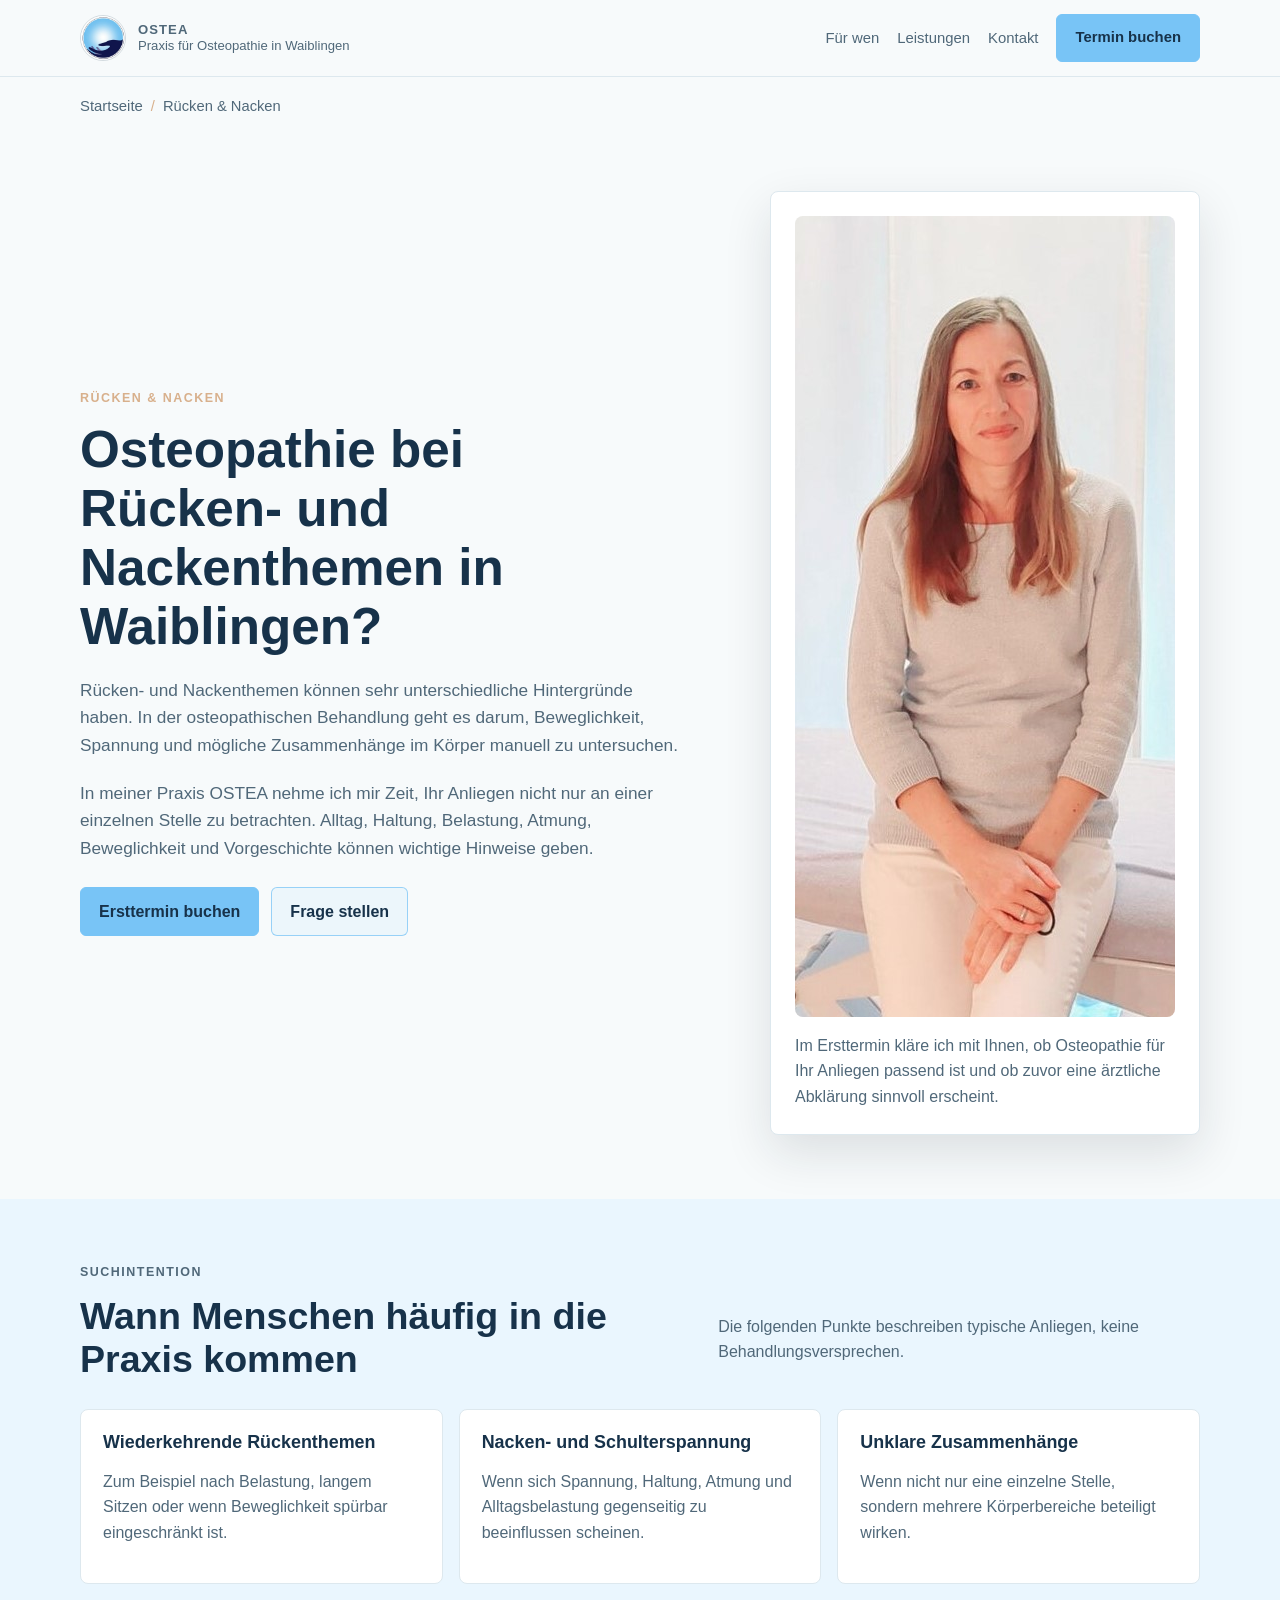
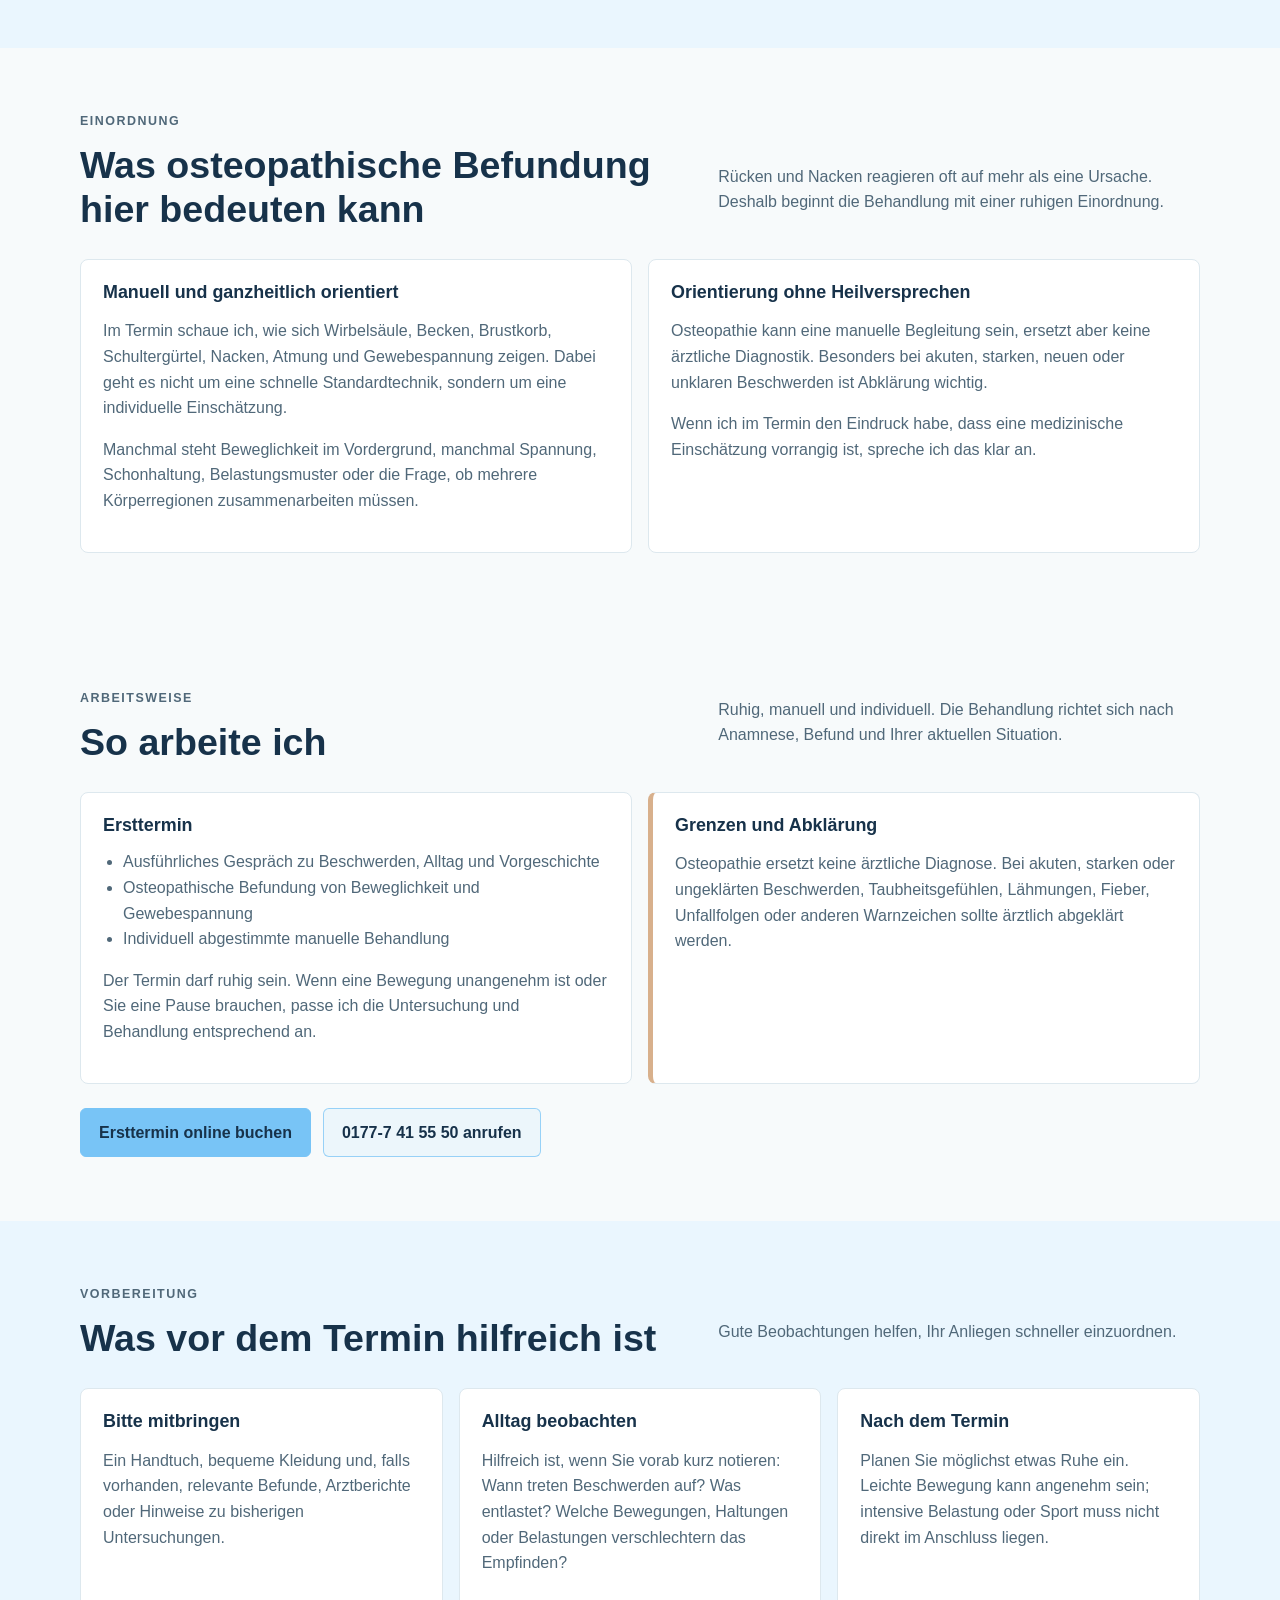
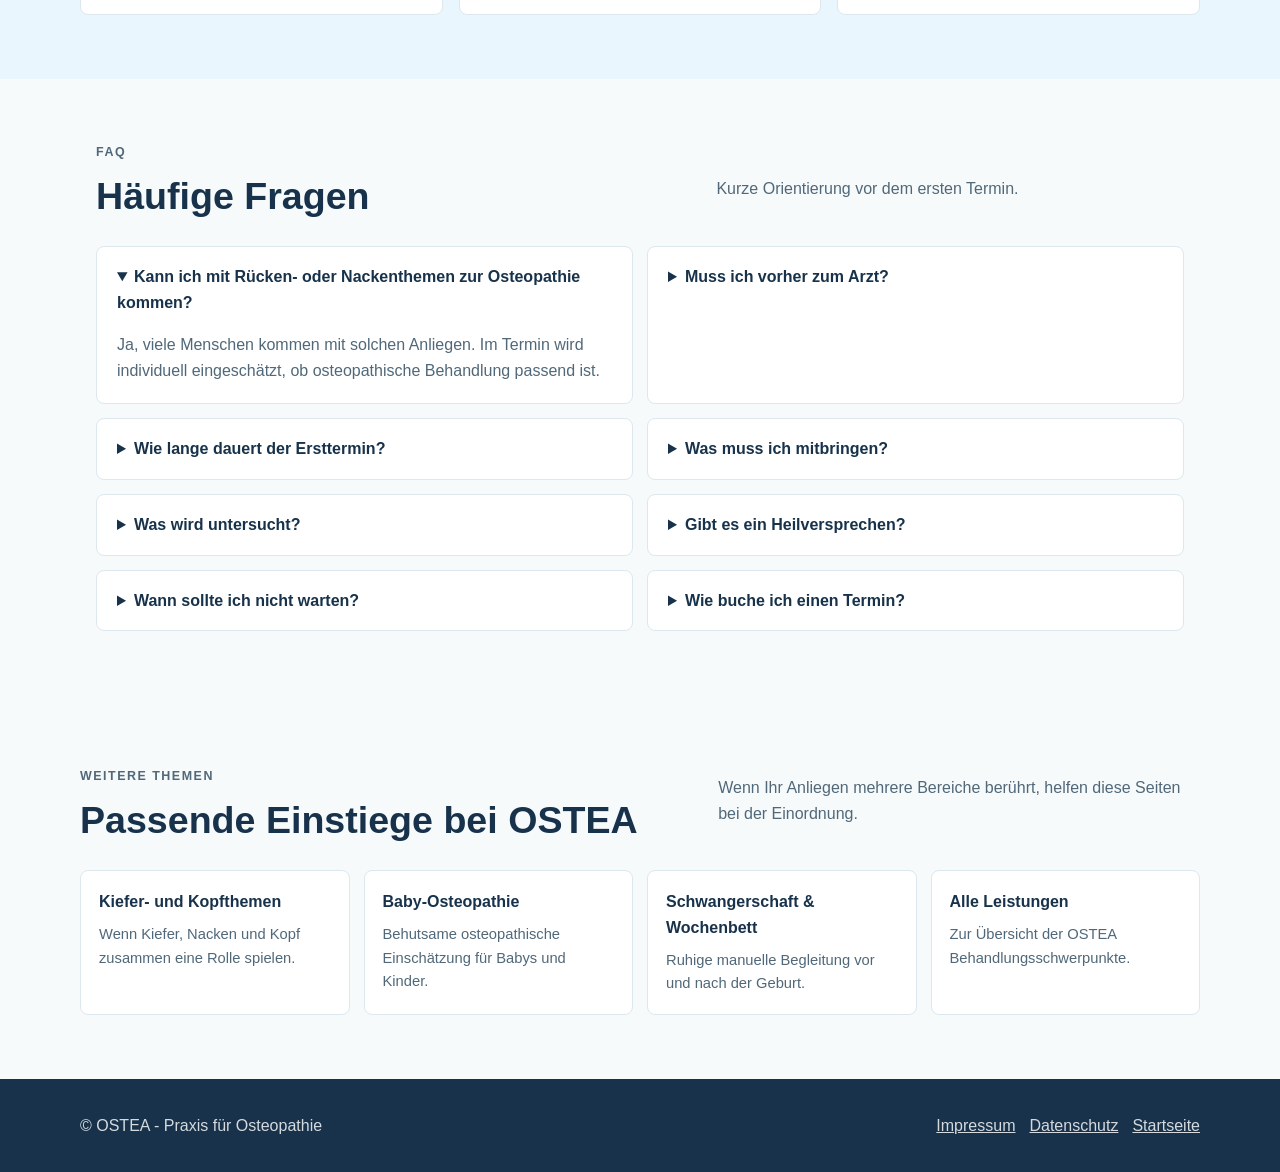
<file: osteopathie-ruecken-nacken-waiblingen/index.html>
<!doctype html>
<html lang="de">
  <head>
    <meta charset="utf-8">
    <meta name="viewport" content="width=device-width, initial-scale=1">
    <title>Osteopathie bei R&uuml;cken- & Nackenthemen in Waiblingen | OSTEA</title>
    <meta name="description" content="Osteopathie bei R&uuml;cken- und Nackenthemen in Waiblingen. OSTEA bietet ruhige Anamnese, manuelle Befundung und individuelle Behandlung.">
    <meta name="robots" content="index, follow">
    <link rel="canonical" href="https://ostea.de/osteopathie-ruecken-nacken-waiblingen/">
    <link rel="icon" href="../favicon.ico" sizes="any">
    <link rel="icon" type="image/png" sizes="32x32" href="../assets/favicon-32x32.png">
    <link rel="icon" type="image/png" sizes="16x16" href="../assets/favicon-16x16.png">
    <link rel="apple-touch-icon" sizes="180x180" href="../assets/apple-touch-icon.png">
    <meta property="og:type" content="website">
    <meta property="og:locale" content="de_DE">
    <meta property="og:title" content="Osteopathie bei R&uuml;cken- & Nackenthemen in Waiblingen | OSTEA">
    <meta property="og:description" content="Ruhige osteopathische Anamnese, manuelle Befundung und individuelle Behandlung bei OSTEA in Waiblingen.">
    <meta property="og:image" content="https://ostea.de/assets/praxis-ostea-waiblingen2.jpg">
    <meta property="og:url" content="https://ostea.de/osteopathie-ruecken-nacken-waiblingen/">
    <meta name="twitter:card" content="summary_large_image">
    <meta name="twitter:title" content="Osteopathie bei R&uuml;cken- & Nackenthemen in Waiblingen | OSTEA">
    <meta name="twitter:description" content="Ruhige osteopathische Anamnese, manuelle Befundung und individuelle Behandlung bei OSTEA in Waiblingen.">
    <meta name="twitter:image" content="https://ostea.de/assets/praxis-ostea-waiblingen2.jpg">
    <meta name="theme-color" content="#78C4F6">
    <link rel="stylesheet" href="../assets/symptom-pages.css">
    <script type="application/ld+json">
      {
        "@context": "https://schema.org",
        "@type": "MedicalWebPage",
        "name": "Osteopathie bei R\u00fccken- und Nackenthemen in Waiblingen",
        "url": "https://ostea.de/osteopathie-ruecken-nacken-waiblingen/",
        "description": "Informationen zur osteopathischen Einsch\u00e4tzung bei R\u00fccken- und Nackenthemen bei OSTEA in Waiblingen.",
        "about": ["Osteopathie", "R\u00fccken", "Nacken", "Schulterspannung", "Waiblingen"],
        "isPartOf": {
          "@type": "WebSite",
          "name": "OSTEA - Praxis f\u00fcr Osteopathie",
          "url": "https://ostea.de/"
        },
        "provider": {
          "@type": "MedicalBusiness",
          "name": "OSTEA - Praxis f\u00fcr Osteopathie",
          "telephone": "+491777415550",
          "address": {
            "@type": "PostalAddress",
            "streetAddress": "Bahnhofstra\u00dfe 75",
            "postalCode": "71332",
            "addressLocality": "Waiblingen",
            "addressCountry": "DE"
          }
        }
      }
    </script>
    <script type="application/ld+json">
      {
        "@context": "https://schema.org",
        "@type": "BreadcrumbList",
        "itemListElement": [
          {
            "@type": "ListItem",
            "position": 1,
            "name": "Startseite",
            "item": "https://ostea.de/"
          },
          {
            "@type": "ListItem",
            "position": 2,
            "name": "Osteopathie bei R\u00fccken- und Nackenthemen",
            "item": "https://ostea.de/osteopathie-ruecken-nacken-waiblingen/"
          }
        ]
      }
    </script>
    <script type="application/ld+json">
      {
        "@context": "https://schema.org",
        "@type": "FAQPage",
        "mainEntity": [
          {
            "@type": "Question",
            "name": "Kann ich mit R\u00fccken- oder Nackenthemen zur Osteopathie kommen?",
            "acceptedAnswer": {
              "@type": "Answer",
              "text": "Viele Menschen kommen mit solchen Anliegen. Im Termin wird individuell eingesch\u00e4tzt, ob eine osteopathische Behandlung passend ist."
            }
          },
          {
            "@type": "Question",
            "name": "Muss ich vorher zum Arzt?",
            "acceptedAnswer": {
              "@type": "Answer",
              "text": "Bei akuten, starken, ungekl\u00e4rten oder neurologischen Symptomen sollte vorher \u00e4rztlich abgekl\u00e4rt werden."
            }
          },
          {
            "@type": "Question",
            "name": "Wie lange dauert der Ersttermin?",
            "acceptedAnswer": {
              "@type": "Answer",
              "text": "Meistens etwa 60 Minuten, inklusive Anamnese, Befundung und Behandlung."
            }
          },
          {
            "@type": "Question",
            "name": "Was passiert im Ersttermin?",
            "acceptedAnswer": {
              "@type": "Answer",
              "text": "Der Ersttermin beginnt mit einem Gespr\u00e4ch zu Beschwerden, Alltag und Vorgeschichte. Danach folgen eine manuelle Befundung von Beweglichkeit und Spannung sowie eine individuell angepasste Behandlung."
            }
          },
          {
            "@type": "Question",
            "name": "Gibt es ein Heilversprechen?",
            "acceptedAnswer": {
              "@type": "Answer",
              "text": "Nein. Osteopathie ersetzt keine \u00e4rztliche Diagnose und garantiert keine bestimmte Wirkung. Im Termin wird individuell eingesch\u00e4tzt, ob osteopathische Behandlung passend ist."
            }
          }
        ]
      }
    </script>
  </head>
  <body>
    <a class="skip-link" href="#main">Zum Inhalt springen</a>
    <header>
      <div class="nav">
        <a class="brand" href="../" aria-label="OSTEA Startseite">
          <img src="../assets/ostea-logo.jpg" alt="OSTEA Logo" width="46" height="46">
          <span><strong>OSTEA</strong><span>Praxis f&uuml;r Osteopathie in Waiblingen</span></span>
        </a>
        <nav aria-label="Hauptnavigation">
          <ul>
            <li><a href="../#fuer-wen">F&uuml;r wen</a></li>
            <li><a href="../#leistungen">Leistungen</a></li>
            <li><a href="../#kontakt">Kontakt</a></li>
            <li><a class="button" href="https://calendly.com/ostea/60min" target="_blank" rel="noopener">Termin buchen</a></li>
          </ul>
        </nav>
      </div>
    </header>

    <main id="main">
      <nav class="breadcrumb" aria-label="Breadcrumb">
        <ol>
          <li><a href="../">Startseite</a></li>
          <li>R&uuml;cken & Nacken</li>
        </ol>
      </nav>
      <section class="hero">
        <div>
          <p class="eyebrow">R&uuml;cken & Nacken</p>
          <h1>Osteopathie bei R&uuml;cken- und Nackenthemen in Waiblingen?</h1>
          <p class="lead">R&uuml;cken- und Nackenthemen k&ouml;nnen sehr unterschiedliche Hintergr&uuml;nde haben. In der osteopathischen Behandlung geht es darum, Beweglichkeit, Spannung und m&ouml;gliche Zusammenh&auml;nge im K&ouml;rper manuell zu untersuchen.</p>
          <p class="lead">In meiner Praxis OSTEA nehme ich mir Zeit, Ihr Anliegen nicht nur an einer einzelnen Stelle zu betrachten. Alltag, Haltung, Belastung, Atmung, Beweglichkeit und Vorgeschichte k&ouml;nnen wichtige Hinweise geben.</p>
          <div class="hero-actions">
            <a class="button" href="https://calendly.com/ostea/60min" target="_blank" rel="noopener">Ersttermin buchen</a>
            <a class="button secondary" href="mailto:s.hoffmann@ostea.de?subject=Frage%20zu%20Ruecken-%20oder%20Nackenthemen">Frage stellen</a>
          </div>
        </div>
        <aside class="hero-card">
          <img src="../assets/praxis-ostea-waiblingen2.jpg" alt="Sonja Hoffmann in der OSTEA Praxis in Waiblingen" width="744" height="801">
          <p>Im Ersttermin kl&auml;re ich mit Ihnen, ob Osteopathie f&uuml;r Ihr Anliegen passend ist und ob zuvor eine &auml;rztliche Abkl&auml;rung sinnvoll erscheint.</p>
        </aside>
      </section>

      <section class="band">
        <div class="inner">
          <div class="section-head">
            <div>
              <p class="eyebrow">Suchintention</p>
              <h2>Wann Menschen h&auml;ufig in die Praxis kommen</h2>
            </div>
            <p>Die folgenden Punkte beschreiben typische Anliegen, keine Behandlungsversprechen.</p>
          </div>
          <div class="grid">
            <article class="card"><h3>Wiederkehrende R&uuml;ckenthemen</h3><p>Zum Beispiel nach Belastung, langem Sitzen oder wenn Beweglichkeit sp&uuml;rbar eingeschr&auml;nkt ist.</p></article>
            <article class="card"><h3>Nacken- und Schulterspannung</h3><p>Wenn sich Spannung, Haltung, Atmung und Alltagsbelastung gegenseitig zu beeinflussen scheinen.</p></article>
            <article class="card"><h3>Unklare Zusammenh&auml;nge</h3><p>Wenn nicht nur eine einzelne Stelle, sondern mehrere K&ouml;rperbereiche beteiligt wirken.</p></article>
          </div>
        </div>
      </section>

      <section>
        <div class="section-head">
          <div>
            <p class="eyebrow">Einordnung</p>
            <h2>Was osteopathische Befundung hier bedeuten kann</h2>
          </div>
          <p>R&uuml;cken und Nacken reagieren oft auf mehr als eine Ursache. Deshalb beginnt die Behandlung mit einer ruhigen Einordnung.</p>
        </div>
        <div class="grid two">
          <article class="card">
            <h3>Manuell und ganzheitlich orientiert</h3>
            <p>Im Termin schaue ich, wie sich Wirbels&auml;ule, Becken, Brustkorb, Schulterg&uuml;rtel, Nacken, Atmung und Gewebespannung zeigen. Dabei geht es nicht um eine schnelle Standardtechnik, sondern um eine individuelle Einsch&auml;tzung.</p>
            <p>Manchmal steht Beweglichkeit im Vordergrund, manchmal Spannung, Schonhaltung, Belastungsmuster oder die Frage, ob mehrere K&ouml;rperregionen zusammenarbeiten m&uuml;ssen.</p>
          </article>
          <article class="card">
            <h3>Orientierung ohne Heilversprechen</h3>
            <p>Osteopathie kann eine manuelle Begleitung sein, ersetzt aber keine &auml;rztliche Diagnostik. Besonders bei akuten, starken, neuen oder unklaren Beschwerden ist Abkl&auml;rung wichtig.</p>
            <p>Wenn ich im Termin den Eindruck habe, dass eine medizinische Einsch&auml;tzung vorrangig ist, spreche ich das klar an.</p>
          </article>
        </div>
      </section>

      <section>
        <div class="section-head">
          <div>
            <p class="eyebrow">Arbeitsweise</p>
            <h2>So arbeite ich</h2>
          </div>
          <p>Ruhig, manuell und individuell. Die Behandlung richtet sich nach Anamnese, Befund und Ihrer aktuellen Situation.</p>
        </div>
        <div class="grid two">
          <article class="card">
            <h3>Ersttermin</h3>
            <ul>
              <li>Ausf&uuml;hrliches Gespr&auml;ch zu Beschwerden, Alltag und Vorgeschichte</li>
              <li>Osteopathische Befundung von Beweglichkeit und Gewebespannung</li>
              <li>Individuell abgestimmte manuelle Behandlung</li>
            </ul>
            <p>Der Termin darf ruhig sein. Wenn eine Bewegung unangenehm ist oder Sie eine Pause brauchen, passe ich die Untersuchung und Behandlung entsprechend an.</p>
          </article>
          <article class="notice warning">
            <h3>Grenzen und Abkl&auml;rung</h3>
            <p>Osteopathie ersetzt keine &auml;rztliche Diagnose. Bei akuten, starken oder ungekl&auml;rten Beschwerden, Taubheitsgef&uuml;hlen, L&auml;hmungen, Fieber, Unfallfolgen oder anderen Warnzeichen sollte &auml;rztlich abgekl&auml;rt werden.</p>
          </article>
        </div>
        <div class="cta-row">
          <a class="button" href="https://calendly.com/ostea/60min" target="_blank" rel="noopener">Ersttermin online buchen</a>
          <a class="button secondary" href="tel:+491777415550">0177-7 41 55 50 anrufen</a>
        </div>
      </section>

      <section class="band">
        <div class="inner">
          <div class="section-head">
            <div>
              <p class="eyebrow">Vorbereitung</p>
              <h2>Was vor dem Termin hilfreich ist</h2>
            </div>
            <p>Gute Beobachtungen helfen, Ihr Anliegen schneller einzuordnen.</p>
          </div>
          <div class="grid">
            <article class="card">
              <h3>Bitte mitbringen</h3>
              <p>Ein Handtuch, bequeme Kleidung und, falls vorhanden, relevante Befunde, Arztberichte oder Hinweise zu bisherigen Untersuchungen.</p>
            </article>
            <article class="card">
              <h3>Alltag beobachten</h3>
              <p>Hilfreich ist, wenn Sie vorab kurz notieren: Wann treten Beschwerden auf? Was entlastet? Welche Bewegungen, Haltungen oder Belastungen verschlechtern das Empfinden?</p>
            </article>
            <article class="card">
              <h3>Nach dem Termin</h3>
              <p>Planen Sie m&ouml;glichst etwas Ruhe ein. Leichte Bewegung kann angenehm sein; intensive Belastung oder Sport muss nicht direkt im Anschluss liegen.</p>
            </article>
          </div>
        </div>
      </section>

      <section>
        <div class="inner">
          <div class="section-head">
            <div>
              <p class="eyebrow">FAQ</p>
              <h2>H&auml;ufige Fragen</h2>
            </div>
            <p>Kurze Orientierung vor dem ersten Termin.</p>
          </div>
          <div class="faq">
            <details open><summary>Kann ich mit R&uuml;cken- oder Nackenthemen zur Osteopathie kommen?</summary><p>Ja, viele Menschen kommen mit solchen Anliegen. Im Termin wird individuell eingesch&auml;tzt, ob osteopathische Behandlung passend ist.</p></details>
            <details><summary>Muss ich vorher zum Arzt?</summary><p>Bei akuten, starken, ungekl&auml;rten oder neurologischen Symptomen sollte vorher &auml;rztlich abgekl&auml;rt werden.</p></details>
            <details><summary>Wie lange dauert der Ersttermin?</summary><p>Meistens etwa 60 Minuten, inklusive Anamnese, Befundung und Behandlung.</p></details>
            <details><summary>Was muss ich mitbringen?</summary><p>Bitte bringen Sie ein Handtuch mit und tragen Sie bequeme Kleidung.</p></details>
            <details><summary>Was wird untersucht?</summary><p>Je nach Anliegen schaue ich unter anderem auf Beweglichkeit, Gewebespannung, Atmung, Becken, Wirbels&auml;ule, Schulterg&uuml;rtel und Nacken.</p></details>
            <details><summary>Gibt es ein Heilversprechen?</summary><p>Nein. Ich gebe keine Garantie f&uuml;r eine bestimmte Wirkung. Ziel ist eine individuelle osteopathische Einsch&auml;tzung und eine behutsame manuelle Behandlung.</p></details>
            <details><summary>Wann sollte ich nicht warten?</summary><p>Bei L&auml;hmungen, Taubheitsgef&uuml;hlen, Fieber, Unfallfolgen, starken neuen Schmerzen oder anderen Warnzeichen sollte zeitnah &auml;rztlich abgekl&auml;rt werden.</p></details>
            <details><summary>Wie buche ich einen Termin?</summary><p>Sie k&ouml;nnen den Online-Terminlink nutzen oder sich telefonisch melden, wenn Sie unsicher sind, ob ein Termin aktuell passend ist.</p></details>
          </div>
        </div>
      </section>

      <section>
        <div class="section-head">
          <div>
            <p class="eyebrow">Weitere Themen</p>
            <h2>Passende Einstiege bei OSTEA</h2>
          </div>
          <p>Wenn Ihr Anliegen mehrere Bereiche ber&uuml;hrt, helfen diese Seiten bei der Einordnung.</p>
        </div>
        <div class="related">
          <a href="../osteopathie-kiefer-kopfschmerzen-waiblingen/">Kiefer- und Kopfthemen<span>Wenn Kiefer, Nacken und Kopf zusammen eine Rolle spielen.</span></a>
          <a href="../baby-osteopathie-unruhe-koliken-waiblingen/">Baby-Osteopathie<span>Behutsame osteopathische Einsch&auml;tzung f&uuml;r Babys und Kinder.</span></a>
          <a href="../osteopathie-schwangerschaft-waiblingen/">Schwangerschaft & Wochenbett<span>Ruhige manuelle Begleitung vor und nach der Geburt.</span></a>
          <a href="../#leistungen">Alle Leistungen<span>Zur &Uuml;bersicht der OSTEA Behandlungsschwerpunkte.</span></a>
        </div>
      </section>
    </main>

    <footer>
      <div class="footer-inner">
        <span>&copy; OSTEA - Praxis f&uuml;r Osteopathie</span>
        <div class="footer-links">
          <a href="../#impressum">Impressum</a>
          <a href="../#datenschutz">Datenschutz</a>
          <a href="../">Startseite</a>
        </div>
      </div>
    </footer>
  </body>
</html>
</file>
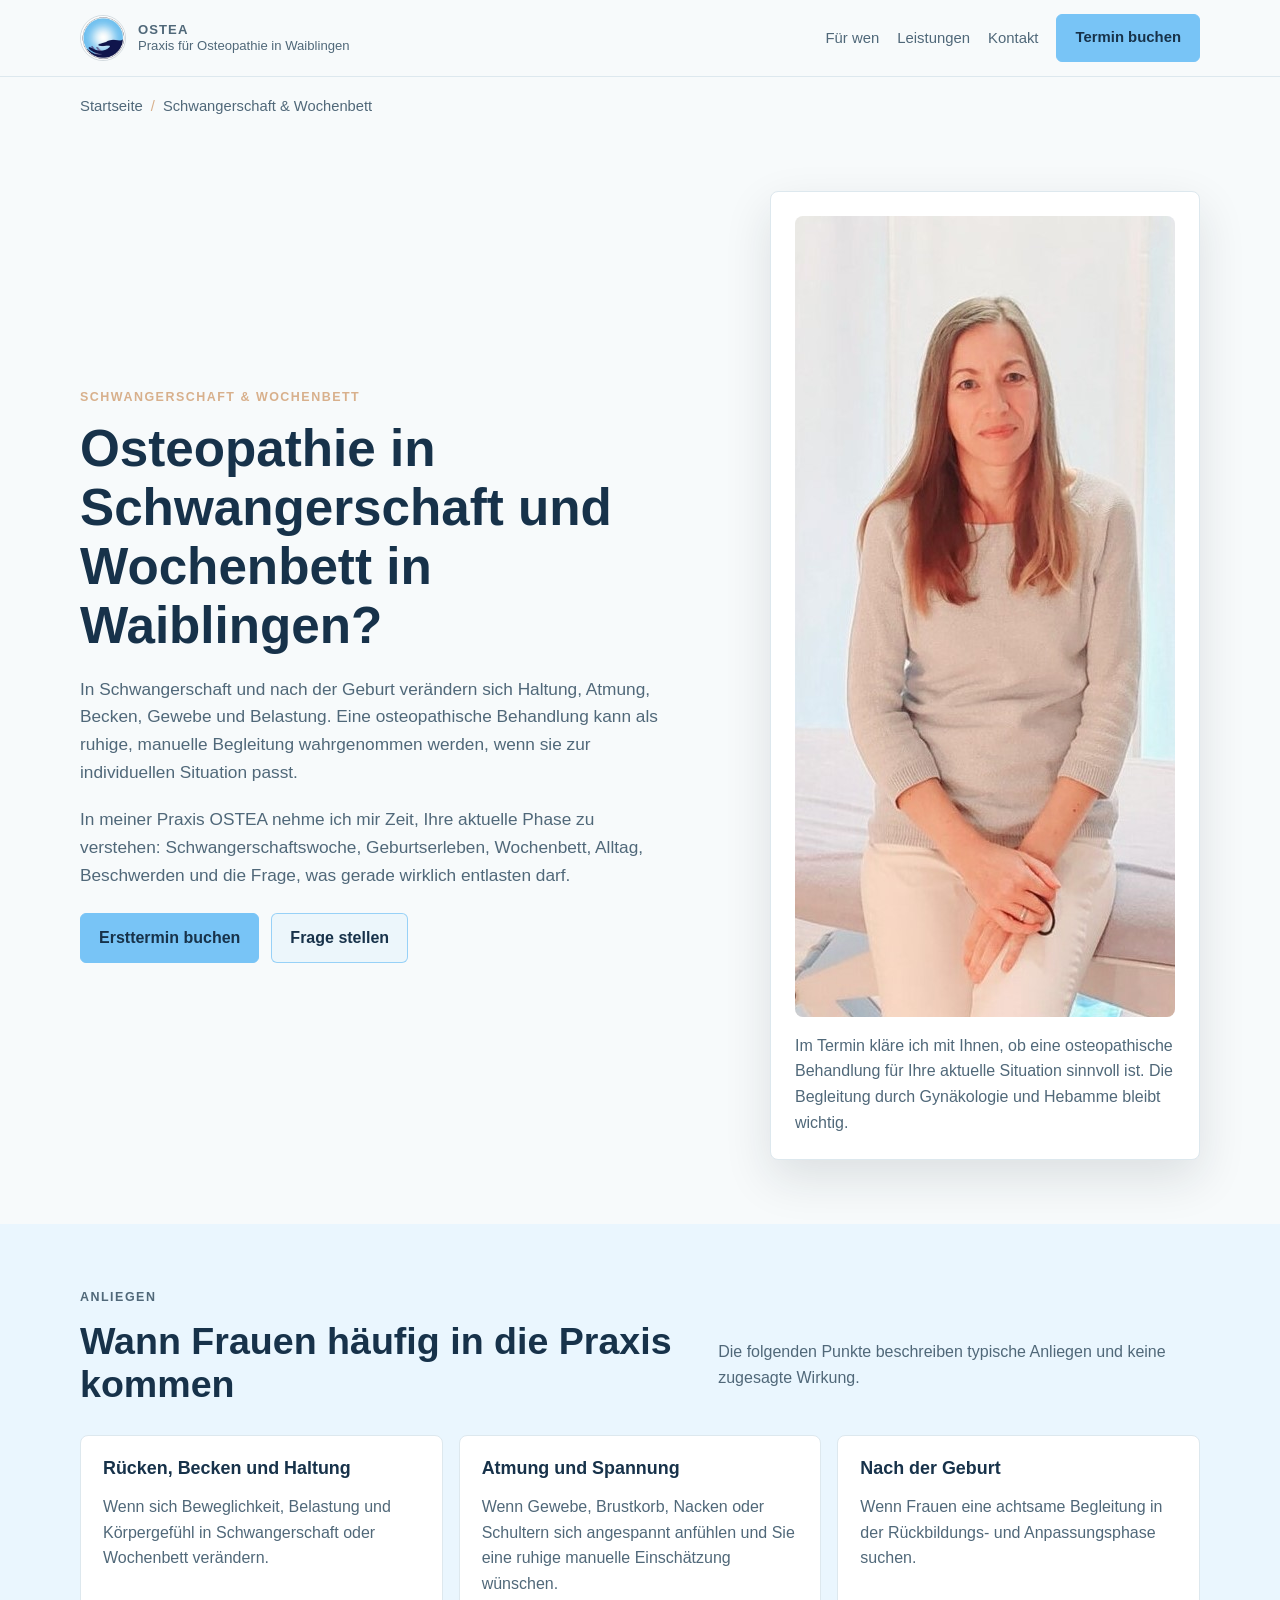
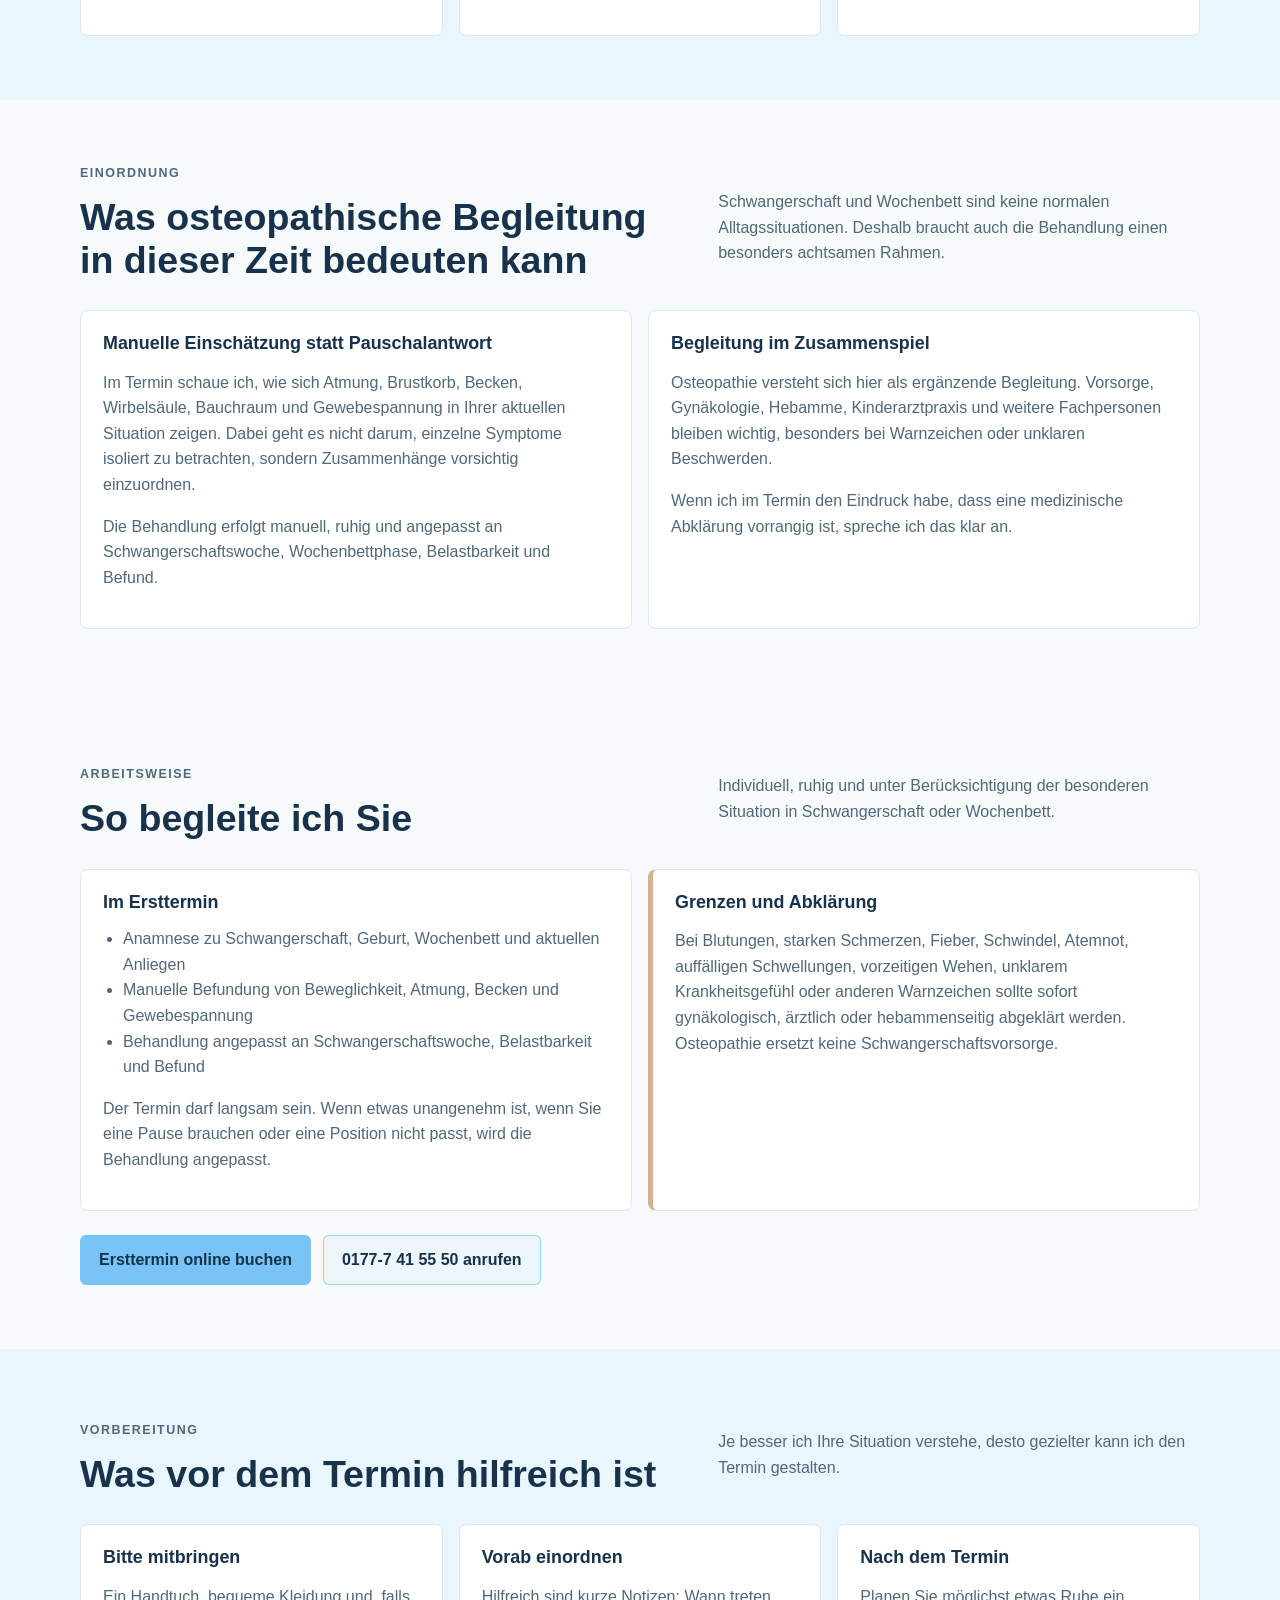
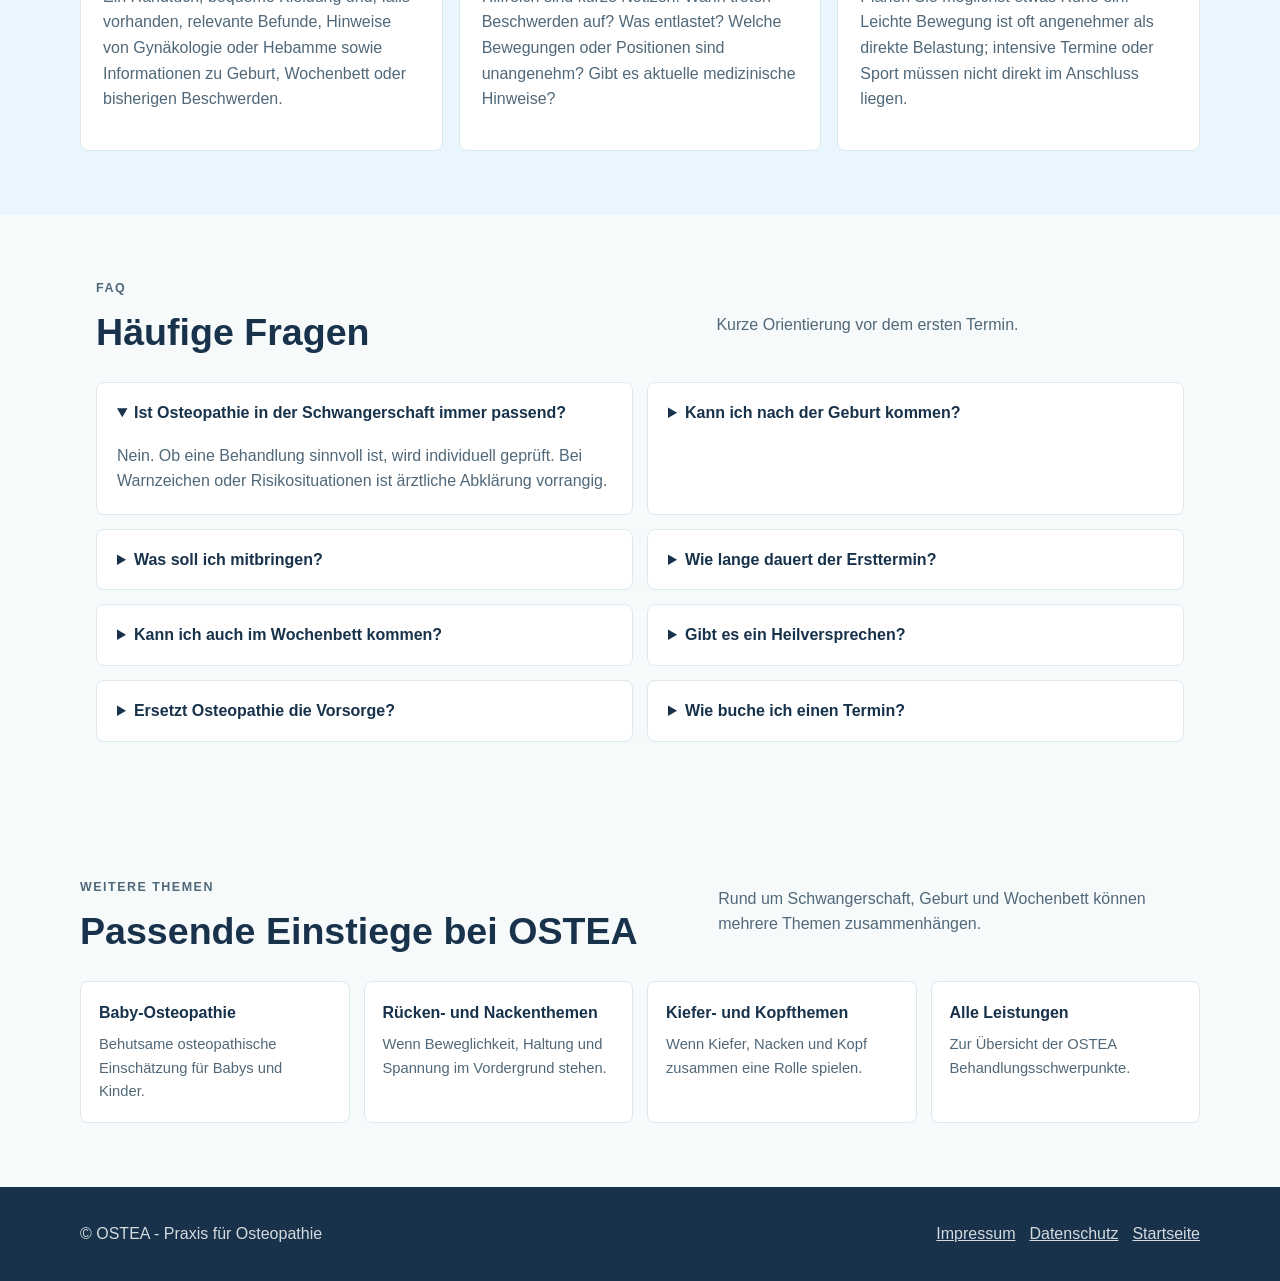
<file: osteopathie-schwangerschaft-waiblingen/index.html>
<!doctype html>
<html lang="de">
  <head>
    <meta charset="utf-8">
    <meta name="viewport" content="width=device-width, initial-scale=1">
    <title>Osteopathie in Schwangerschaft & Wochenbett in Waiblingen | OSTEA</title>
    <meta name="description" content="Osteopathie in Schwangerschaft und Wochenbett in Waiblingen. OSTEA bietet ruhige, manuelle Begleitung vor und nach der Geburt. Jetzt informieren.">
    <meta name="robots" content="index, follow">
    <link rel="canonical" href="https://ostea.de/osteopathie-schwangerschaft-waiblingen/">
    <link rel="icon" href="../favicon.ico" sizes="any">
    <link rel="icon" type="image/png" sizes="32x32" href="../assets/favicon-32x32.png">
    <link rel="icon" type="image/png" sizes="16x16" href="../assets/favicon-16x16.png">
    <link rel="apple-touch-icon" sizes="180x180" href="../assets/apple-touch-icon.png">
    <meta property="og:type" content="website">
    <meta property="og:locale" content="de_DE">
    <meta property="og:title" content="Osteopathie in Schwangerschaft & Wochenbett in Waiblingen | OSTEA">
    <meta property="og:description" content="Ruhige osteopathische Begleitung in Schwangerschaft und Wochenbett bei OSTEA in Waiblingen.">
    <meta property="og:image" content="https://ostea.de/assets/praxis-ostea-waiblingen2.jpg">
    <meta property="og:url" content="https://ostea.de/osteopathie-schwangerschaft-waiblingen/">
    <meta name="twitter:card" content="summary_large_image">
    <meta name="twitter:title" content="Osteopathie in Schwangerschaft & Wochenbett in Waiblingen | OSTEA">
    <meta name="twitter:description" content="Ruhige osteopathische Begleitung in Schwangerschaft und Wochenbett bei OSTEA in Waiblingen.">
    <meta name="twitter:image" content="https://ostea.de/assets/praxis-ostea-waiblingen2.jpg">
    <meta name="theme-color" content="#78C4F6">
    <link rel="stylesheet" href="../assets/symptom-pages.css">
    <script type="application/ld+json">
      {
        "@context": "https://schema.org",
        "@type": "MedicalWebPage",
        "name": "Osteopathie in Schwangerschaft und Wochenbett in Waiblingen",
        "url": "https://ostea.de/osteopathie-schwangerschaft-waiblingen/",
        "description": "Informationen zur osteopathischen Begleitung in Schwangerschaft und Wochenbett bei OSTEA in Waiblingen.",
        "about": ["Osteopathie", "Schwangerschaft", "Wochenbett", "R\u00fcckbildung", "Waiblingen"],
        "isPartOf": {"@type": "WebSite", "name": "OSTEA - Praxis f\u00fcr Osteopathie", "url": "https://ostea.de/"},
        "provider": {"@type": "MedicalBusiness", "name": "OSTEA - Praxis f\u00fcr Osteopathie", "telephone": "+491777415550"}
      }
    </script>
    <script type="application/ld+json">
      {
        "@context": "https://schema.org",
        "@type": "BreadcrumbList",
        "itemListElement": [
          {
            "@type": "ListItem",
            "position": 1,
            "name": "Startseite",
            "item": "https://ostea.de/"
          },
          {
            "@type": "ListItem",
            "position": 2,
            "name": "Osteopathie in Schwangerschaft und Wochenbett",
            "item": "https://ostea.de/osteopathie-schwangerschaft-waiblingen/"
          }
        ]
      }
    </script>
    <script type="application/ld+json">
      {
        "@context": "https://schema.org",
        "@type": "FAQPage",
        "mainEntity": [
          {
            "@type": "Question",
            "name": "Ist Osteopathie in der Schwangerschaft immer passend?",
            "acceptedAnswer": {
              "@type": "Answer",
              "text": "Nein. Ob eine Behandlung sinnvoll ist, wird individuell gepr\u00fcft. Bei Warnzeichen oder Risikosituationen ist \u00e4rztliche Abkl\u00e4rung vorrangig."
            }
          },
          {
            "@type": "Question",
            "name": "Kann ich nach der Geburt kommen?",
            "acceptedAnswer": {
              "@type": "Answer",
              "text": "Viele Frauen suchen im Wochenbett oder danach eine osteopathische Einsch\u00e4tzung. Der Zeitpunkt wird individuell besprochen."
            }
          },
          {
            "@type": "Question",
            "name": "Was soll ich mitbringen?",
            "acceptedAnswer": {
              "@type": "Answer",
              "text": "Bitte bringen Sie ein Handtuch mit. Relevante Befunde oder Hinweise von Gyn\u00e4kologie, Hebamme oder Klinik k\u00f6nnen hilfreich sein."
            }
          },
          {
            "@type": "Question",
            "name": "Wie l\u00e4uft ein Termin in der Schwangerschaft ab?",
            "acceptedAnswer": {
              "@type": "Answer",
              "text": "Der Termin beginnt mit einer Anamnese zu Schwangerschaft, Geburt, Wochenbett und aktuellen Anliegen. Danach folgen eine ruhige manuelle Befundung und eine an die Situation angepasste Behandlung."
            }
          },
          {
            "@type": "Question",
            "name": "Ersetzt Osteopathie die Schwangerschaftsvorsorge?",
            "acceptedAnswer": {
              "@type": "Answer",
              "text": "Nein. Osteopathie ersetzt keine Schwangerschaftsvorsorge, keine Hebammenbetreuung und keine \u00e4rztliche Abkl\u00e4rung bei Warnzeichen."
            }
          }
        ]
      }
    </script>
  </head>
  <body>
    <a class="skip-link" href="#main">Zum Inhalt springen</a>
    <header>
      <div class="nav">
        <a class="brand" href="../" aria-label="OSTEA Startseite">
          <img src="../assets/ostea-logo.jpg" alt="OSTEA Logo" width="46" height="46">
          <span><strong>OSTEA</strong><span>Praxis f&uuml;r Osteopathie in Waiblingen</span></span>
        </a>
        <nav aria-label="Hauptnavigation">
          <ul>
            <li><a href="../#fuer-wen">F&uuml;r wen</a></li>
            <li><a href="../#leistungen">Leistungen</a></li>
            <li><a href="../#kontakt">Kontakt</a></li>
            <li><a class="button" href="https://calendly.com/ostea/60min" target="_blank" rel="noopener">Termin buchen</a></li>
          </ul>
        </nav>
      </div>
    </header>

    <main id="main">
      <nav class="breadcrumb" aria-label="Breadcrumb">
        <ol>
          <li><a href="../">Startseite</a></li>
          <li>Schwangerschaft & Wochenbett</li>
        </ol>
      </nav>
      <section class="hero">
        <div>
          <p class="eyebrow">Schwangerschaft & Wochenbett</p>
          <h1>Osteopathie in Schwangerschaft und Wochenbett in Waiblingen?</h1>
          <p class="lead">In Schwangerschaft und nach der Geburt ver&auml;ndern sich Haltung, Atmung, Becken, Gewebe und Belastung. Eine osteopathische Behandlung kann als ruhige, manuelle Begleitung wahrgenommen werden, wenn sie zur individuellen Situation passt.</p>
          <p class="lead">In meiner Praxis OSTEA nehme ich mir Zeit, Ihre aktuelle Phase zu verstehen: Schwangerschaftswoche, Geburtserleben, Wochenbett, Alltag, Beschwerden und die Frage, was gerade wirklich entlasten darf.</p>
          <div class="hero-actions">
            <a class="button" href="https://calendly.com/ostea/60min" target="_blank" rel="noopener">Ersttermin buchen</a>
            <a class="button secondary" href="mailto:s.hoffmann@ostea.de?subject=Frage%20zu%20Schwangerschaft%20oder%20Wochenbett">Frage stellen</a>
          </div>
        </div>
        <aside class="hero-card">
          <img src="../assets/praxis-ostea-waiblingen2.jpg" alt="Sonja Hoffmann in der OSTEA Praxis in Waiblingen" width="744" height="801">
          <p>Im Termin kl&auml;re ich mit Ihnen, ob eine osteopathische Behandlung f&uuml;r Ihre aktuelle Situation sinnvoll ist. Die Begleitung durch Gyn&auml;kologie und Hebamme bleibt wichtig.</p>
        </aside>
      </section>

      <section class="band">
        <div class="inner">
          <div class="section-head">
            <div><p class="eyebrow">Anliegen</p><h2>Wann Frauen h&auml;ufig in die Praxis kommen</h2></div>
            <p>Die folgenden Punkte beschreiben typische Anliegen und keine zugesagte Wirkung.</p>
          </div>
          <div class="grid">
            <article class="card"><h3>R&uuml;cken, Becken und Haltung</h3><p>Wenn sich Beweglichkeit, Belastung und K&ouml;rpergef&uuml;hl in Schwangerschaft oder Wochenbett ver&auml;ndern.</p></article>
            <article class="card"><h3>Atmung und Spannung</h3><p>Wenn Gewebe, Brustkorb, Nacken oder Schultern sich angespannt anf&uuml;hlen und Sie eine ruhige manuelle Einsch&auml;tzung w&uuml;nschen.</p></article>
            <article class="card"><h3>Nach der Geburt</h3><p>Wenn Frauen eine achtsame Begleitung in der R&uuml;ckbildungs- und Anpassungsphase suchen.</p></article>
          </div>
        </div>
      </section>

      <section>
        <div class="section-head">
          <div><p class="eyebrow">Einordnung</p><h2>Was osteopathische Begleitung in dieser Zeit bedeuten kann</h2></div>
          <p>Schwangerschaft und Wochenbett sind keine normalen Alltagssituationen. Deshalb braucht auch die Behandlung einen besonders achtsamen Rahmen.</p>
        </div>
        <div class="grid two">
          <article class="card">
            <h3>Manuelle Einsch&auml;tzung statt Pauschalantwort</h3>
            <p>Im Termin schaue ich, wie sich Atmung, Brustkorb, Becken, Wirbels&auml;ule, Bauchraum und Gewebespannung in Ihrer aktuellen Situation zeigen. Dabei geht es nicht darum, einzelne Symptome isoliert zu betrachten, sondern Zusammenh&auml;nge vorsichtig einzuordnen.</p>
            <p>Die Behandlung erfolgt manuell, ruhig und angepasst an Schwangerschaftswoche, Wochenbettphase, Belastbarkeit und Befund.</p>
          </article>
          <article class="card">
            <h3>Begleitung im Zusammenspiel</h3>
            <p>Osteopathie versteht sich hier als erg&auml;nzende Begleitung. Vorsorge, Gyn&auml;kologie, Hebamme, Kinderarztpraxis und weitere Fachpersonen bleiben wichtig, besonders bei Warnzeichen oder unklaren Beschwerden.</p>
            <p>Wenn ich im Termin den Eindruck habe, dass eine medizinische Abkl&auml;rung vorrangig ist, spreche ich das klar an.</p>
          </article>
        </div>
      </section>

      <section>
        <div class="section-head">
          <div><p class="eyebrow">Arbeitsweise</p><h2>So begleite ich Sie</h2></div>
          <p>Individuell, ruhig und unter Ber&uuml;cksichtigung der besonderen Situation in Schwangerschaft oder Wochenbett.</p>
        </div>
        <div class="grid two">
          <article class="card">
            <h3>Im Ersttermin</h3>
            <ul>
              <li>Anamnese zu Schwangerschaft, Geburt, Wochenbett und aktuellen Anliegen</li>
              <li>Manuelle Befundung von Beweglichkeit, Atmung, Becken und Gewebespannung</li>
              <li>Behandlung angepasst an Schwangerschaftswoche, Belastbarkeit und Befund</li>
            </ul>
            <p>Der Termin darf langsam sein. Wenn etwas unangenehm ist, wenn Sie eine Pause brauchen oder eine Position nicht passt, wird die Behandlung angepasst.</p>
          </article>
          <article class="notice warning">
            <h3>Grenzen und Abkl&auml;rung</h3>
            <p>Bei Blutungen, starken Schmerzen, Fieber, Schwindel, Atemnot, auff&auml;lligen Schwellungen, vorzeitigen Wehen, unklarem Krankheitsgef&uuml;hl oder anderen Warnzeichen sollte sofort gyn&auml;kologisch, &auml;rztlich oder hebammenseitig abgekl&auml;rt werden. Osteopathie ersetzt keine Schwangerschaftsvorsorge.</p>
          </article>
        </div>
        <div class="cta-row">
          <a class="button" href="https://calendly.com/ostea/60min" target="_blank" rel="noopener">Ersttermin online buchen</a>
          <a class="button secondary" href="tel:+491777415550">0177-7 41 55 50 anrufen</a>
        </div>
      </section>

      <section class="band">
        <div class="inner">
          <div class="section-head">
            <div><p class="eyebrow">Vorbereitung</p><h2>Was vor dem Termin hilfreich ist</h2></div>
            <p>Je besser ich Ihre Situation verstehe, desto gezielter kann ich den Termin gestalten.</p>
          </div>
          <div class="grid">
            <article class="card">
              <h3>Bitte mitbringen</h3>
              <p>Ein Handtuch, bequeme Kleidung und, falls vorhanden, relevante Befunde, Hinweise von Gyn&auml;kologie oder Hebamme sowie Informationen zu Geburt, Wochenbett oder bisherigen Beschwerden.</p>
            </article>
            <article class="card">
              <h3>Vorab einordnen</h3>
              <p>Hilfreich sind kurze Notizen: Wann treten Beschwerden auf? Was entlastet? Welche Bewegungen oder Positionen sind unangenehm? Gibt es aktuelle medizinische Hinweise?</p>
            </article>
            <article class="card">
              <h3>Nach dem Termin</h3>
              <p>Planen Sie m&ouml;glichst etwas Ruhe ein. Leichte Bewegung ist oft angenehmer als direkte Belastung; intensive Termine oder Sport m&uuml;ssen nicht direkt im Anschluss liegen.</p>
            </article>
          </div>
        </div>
      </section>

      <section>
        <div class="inner">
          <div class="section-head">
            <div><p class="eyebrow">FAQ</p><h2>H&auml;ufige Fragen</h2></div>
            <p>Kurze Orientierung vor dem ersten Termin.</p>
          </div>
          <div class="faq">
            <details open><summary>Ist Osteopathie in der Schwangerschaft immer passend?</summary><p>Nein. Ob eine Behandlung sinnvoll ist, wird individuell gepr&uuml;ft. Bei Warnzeichen oder Risikosituationen ist &auml;rztliche Abkl&auml;rung vorrangig.</p></details>
            <details><summary>Kann ich nach der Geburt kommen?</summary><p>Ja, viele Frauen suchen im Wochenbett oder danach eine osteopathische Einsch&auml;tzung. Der Zeitpunkt wird individuell besprochen.</p></details>
            <details><summary>Was soll ich mitbringen?</summary><p>Bitte bringen Sie ein Handtuch mit. Relevante Befunde oder Hinweise von Gyn&auml;kologie, Hebamme oder Klinik k&ouml;nnen hilfreich sein.</p></details>
            <details><summary>Wie lange dauert der Ersttermin?</summary><p>Meistens etwa 60 Minuten.</p></details>
            <details><summary>Kann ich auch im Wochenbett kommen?</summary><p>Ja, wenn es zu Ihrer Situation passt. Der richtige Zeitpunkt h&auml;ngt von Geburt, Belastbarkeit, Beschwerden und medizinischer Einsch&auml;tzung ab.</p></details>
            <details><summary>Gibt es ein Heilversprechen?</summary><p>Nein. Ich gebe keine Garantie f&uuml;r eine bestimmte Wirkung. Ziel ist eine individuelle osteopathische Einsch&auml;tzung und eine behutsame manuelle Behandlung.</p></details>
            <details><summary>Ersetzt Osteopathie die Vorsorge?</summary><p>Nein. Osteopathie ersetzt keine Schwangerschaftsvorsorge, keine Hebammenbetreuung und keine &auml;rztliche Abkl&auml;rung bei Warnzeichen.</p></details>
            <details><summary>Wie buche ich einen Termin?</summary><p>Sie k&ouml;nnen den Online-Terminlink nutzen oder sich telefonisch melden, wenn Sie vorab unsicher sind, ob ein Termin aktuell sinnvoll ist.</p></details>
          </div>
        </div>
      </section>

      <section>
        <div class="section-head">
          <div><p class="eyebrow">Weitere Themen</p><h2>Passende Einstiege bei OSTEA</h2></div>
          <p>Rund um Schwangerschaft, Geburt und Wochenbett k&ouml;nnen mehrere Themen zusammenh&auml;ngen.</p>
        </div>
        <div class="related">
          <a href="../baby-osteopathie-unruhe-koliken-waiblingen/">Baby-Osteopathie<span>Behutsame osteopathische Einsch&auml;tzung f&uuml;r Babys und Kinder.</span></a>
          <a href="../osteopathie-ruecken-nacken-waiblingen/">R&uuml;cken- und Nackenthemen<span>Wenn Beweglichkeit, Haltung und Spannung im Vordergrund stehen.</span></a>
          <a href="../osteopathie-kiefer-kopfschmerzen-waiblingen/">Kiefer- und Kopfthemen<span>Wenn Kiefer, Nacken und Kopf zusammen eine Rolle spielen.</span></a>
          <a href="../#leistungen">Alle Leistungen<span>Zur &Uuml;bersicht der OSTEA Behandlungsschwerpunkte.</span></a>
        </div>
      </section>
    </main>

    <footer>
      <div class="footer-inner">
        <span>&copy; OSTEA - Praxis f&uuml;r Osteopathie</span>
        <div class="footer-links"><a href="../#impressum">Impressum</a><a href="../#datenschutz">Datenschutz</a><a href="../">Startseite</a></div>
      </div>
    </footer>
  </body>
</html>
</file>
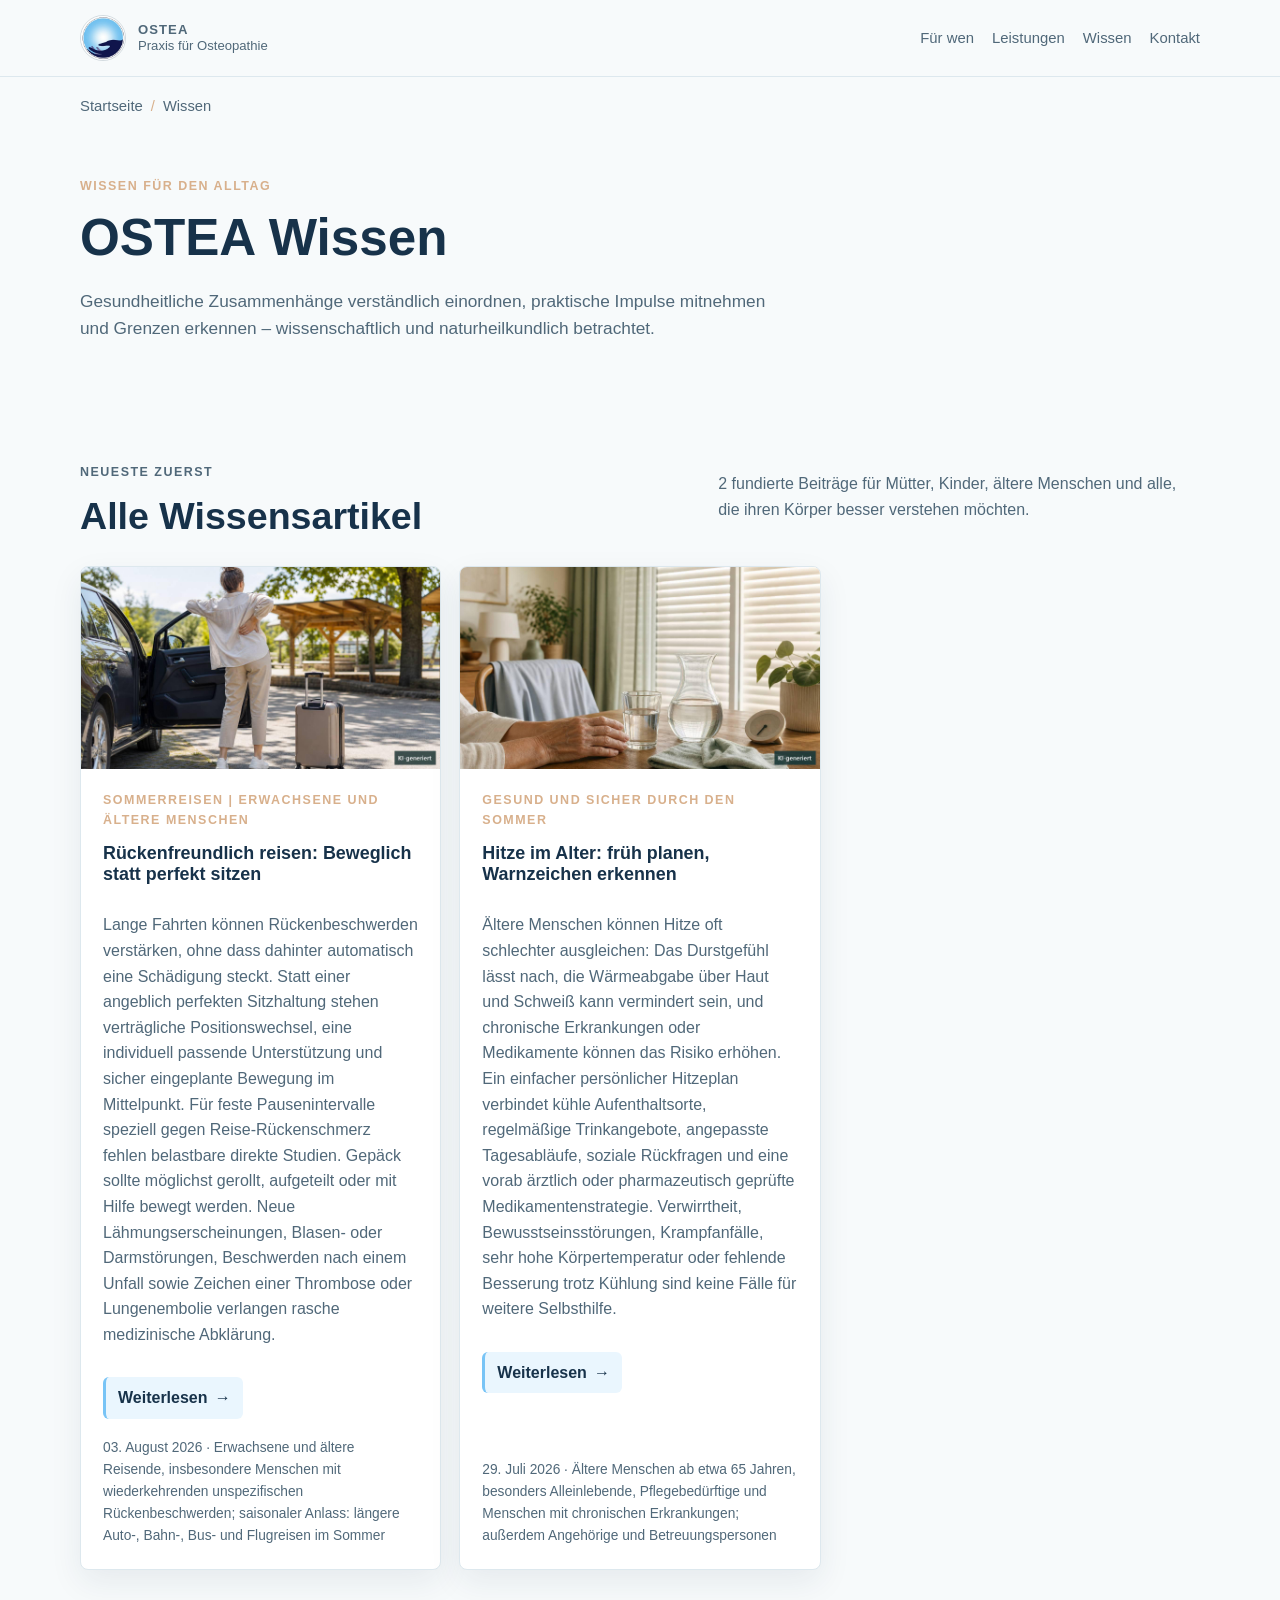
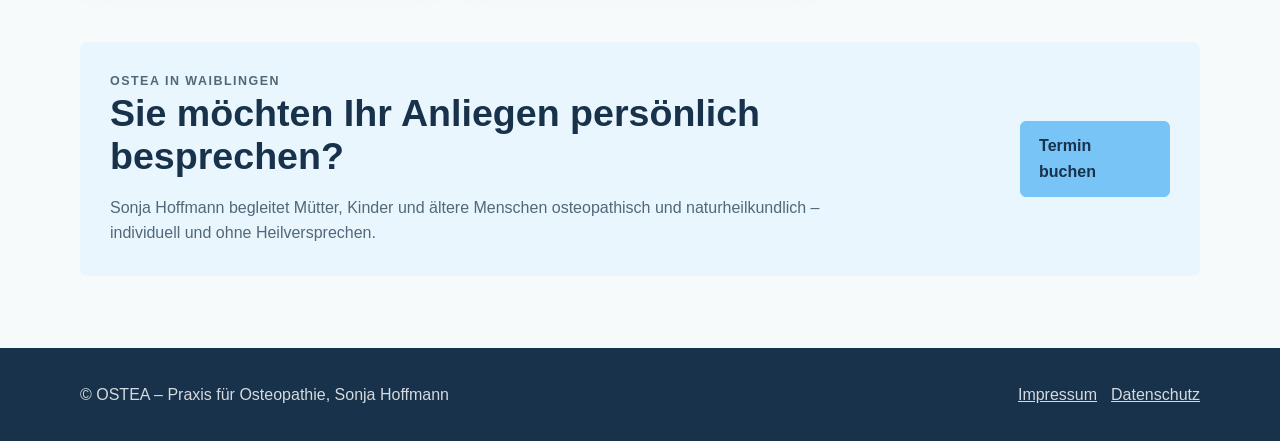
<file: wissen/index.html>
<!doctype html>
<html lang="de">
  <head>
    <meta charset="utf-8">
    <meta name="viewport" content="width=device-width, initial-scale=1">
    <title>OSTEA Wissen | Gesundheit verständlich eingeordnet</title>
    <meta name="description" content="Alle OSTEA Wissensartikel zu Gesundheit, Osteopathie und alltagstauglicher Unterstützung – verständlich eingeordnet und ohne Heilversprechen.">
    <link rel="canonical" href="https://ostea.de/wissen/">
    <meta property="og:type" content="website">
    <meta property="og:title" content="OSTEA Wissen">
    <meta property="og:description" content="Alle OSTEA Wissensartikel zu Gesundheit, Osteopathie und alltagstauglicher Unterstützung – verständlich eingeordnet und ohne Heilversprechen.">
    <meta property="og:url" content="https://ostea.de/wissen/">
    <meta property="og:image" content="https://ostea.de/wissen/2026-08-03-ruckenfreundlich-reisen-beweglich-statt-perfekt-sitzen/hero.jpg">
    <link rel="stylesheet" href="../assets/symptom-pages.css">
    <link rel="stylesheet" href="../assets/wissen.css">
    <script type="application/ld+json">{"@context":"https://schema.org","@type":"CollectionPage","name":"OSTEA Wissen","description":"Alle OSTEA Wissensartikel zu Gesundheit, Osteopathie und alltagstauglicher Unterstützung – verständlich eingeordnet und ohne Heilversprechen.","url":"https://ostea.de/wissen/","mainEntity":{"@type":"ItemList","itemListElement":[{"@type":"ListItem","position":1,"url":"https://ostea.de/wissen/2026-08-03-ruckenfreundlich-reisen-beweglich-statt-perfekt-sitzen/","name":"Rückenfreundlich reisen: Beweglich statt perfekt sitzen"},{"@type":"ListItem","position":2,"url":"https://ostea.de/wissen/2026-07-29-hitze-im-alter-fruh-planen-warnzeichen-erkennen/","name":"Hitze im Alter: früh planen, Warnzeichen erkennen"}]}}</script>
  </head>
  <body>
    <a class="skip-link" href="#inhalt">Direkt zum Inhalt</a>
    <header>
      <div class="nav">
        <a class="brand" href="../">
          <img src="../assets/ostea-logo.jpg" alt="OSTEA Logo" width="46" height="46">
          <span><strong>OSTEA</strong><span>Praxis für Osteopathie</span></span>
        </a>
        <nav aria-label="Hauptnavigation">
          <ul>
            <li><a href="../#fuer-wen">Für wen</a></li>
            <li><a href="../#leistungen">Leistungen</a></li>
            <li><a href="/wissen/" aria-current="page">Wissen</a></li>
            <li><a href="../#kontakt">Kontakt</a></li>
          </ul>
        </nav>
      </div>
    </header>
    <main id="inhalt">
      <nav class="breadcrumb" aria-label="Brotkrumen">
        <ol>
          <li><a href="../">Startseite</a></li>
          <li aria-current="page">Wissen</li>
        </ol>
      </nav>
      <div class="wissen-overview-hero">
        <p class="eyebrow">Wissen für den Alltag</p>
        <h1>OSTEA Wissen</h1>
        <p class="lead">Gesundheitliche Zusammenhänge verständlich einordnen, praktische Impulse mitnehmen und Grenzen erkennen – wissenschaftlich und naturheilkundlich betrachtet.</p>
      </div>
      <section class="wissen-overview" aria-labelledby="wissen-articles-title">
        <div class="section-head">
          <div>
            <p class="eyebrow">Neueste zuerst</p>
            <h2 id="wissen-articles-title">Alle Wissensartikel</h2>
          </div>
          <p>2 fundierte Beiträge für Mütter, Kinder, ältere Menschen und alle, die ihren Körper besser verstehen möchten.</p>
        </div>
        <div class="wissen-grid wissen-grid--archive">
          <article class="wissen-card">
            <a class="wissen-card-image" href="/wissen/2026-08-03-ruckenfreundlich-reisen-beweglich-statt-perfekt-sitzen/">
              <img src="/wissen/2026-08-03-ruckenfreundlich-reisen-beweglich-statt-perfekt-sitzen/hero.jpg" alt="Ruhiges redaktionelles OSTEA-Motiv zum Thema Rückenfreundlich reisen: Beweglich statt perfekt sitzen." loading="lazy">
            </a>
            <div class="wissen-card-body">
              <p class="eyebrow">Sommerreisen | Erwachsene und ältere Menschen</p>
              <h3><a href="/wissen/2026-08-03-ruckenfreundlich-reisen-beweglich-statt-perfekt-sitzen/">Rückenfreundlich reisen: Beweglich statt perfekt sitzen</a></h3>
              <p>Lange Fahrten können Rückenbeschwerden verstärken, ohne dass dahinter automatisch eine Schädigung steckt. Statt einer angeblich perfekten Sitzhaltung stehen verträgliche Positionswechsel, eine individuell passende Unterstützung und sicher eingeplante Bewegung im Mittelpunkt. Für feste Pausenintervalle speziell gegen Reise-Rückenschmerz fehlen belastbare direkte Studien. Gepäck sollte möglichst gerollt, aufgeteilt oder mit Hilfe bewegt werden. Neue Lähmungserscheinungen, Blasen- oder Darmstörungen, Beschwerden nach einem Unfall sowie Zeichen einer Thrombose oder Lungenembolie verlangen rasche medizinische Abklärung.</p>
              <a class="wissen-card-more" href="/wissen/2026-08-03-ruckenfreundlich-reisen-beweglich-statt-perfekt-sitzen/" aria-label="Weiterlesen: Rückenfreundlich reisen: Beweglich statt perfekt sitzen">Weiterlesen</a>
              <span>03. August 2026 · Erwachsene und ältere Reisende, insbesondere Menschen mit wiederkehrenden unspezifischen Rückenbeschwerden; saisonaler Anlass: längere Auto-, Bahn-, Bus- und Flugreisen im Sommer</span>
            </div>
          </article>

          <article class="wissen-card">
            <a class="wissen-card-image" href="/wissen/2026-07-29-hitze-im-alter-fruh-planen-warnzeichen-erkennen/">
              <img src="/wissen/2026-07-29-hitze-im-alter-fruh-planen-warnzeichen-erkennen/hero.jpg" alt="Ruhiges redaktionelles OSTEA-Motiv zum Thema Hitze im Alter: früh planen, Warnzeichen erkennen." loading="lazy">
            </a>
            <div class="wissen-card-body">
              <p class="eyebrow">Gesund und sicher durch den Sommer</p>
              <h3><a href="/wissen/2026-07-29-hitze-im-alter-fruh-planen-warnzeichen-erkennen/">Hitze im Alter: früh planen, Warnzeichen erkennen</a></h3>
              <p>Ältere Menschen können Hitze oft schlechter ausgleichen: Das Durstgefühl lässt nach, die Wärmeabgabe über Haut und Schweiß kann vermindert sein, und chronische Erkrankungen oder Medikamente können das Risiko erhöhen. Ein einfacher persönlicher Hitzeplan verbindet kühle Aufenthaltsorte, regelmäßige Trinkangebote, angepasste Tagesabläufe, soziale Rückfragen und eine vorab ärztlich oder pharmazeutisch geprüfte Medikamentenstrategie. Verwirrtheit, Bewusstseinsstörungen, Krampfanfälle, sehr hohe Körpertemperatur oder fehlende Besserung trotz Kühlung sind keine Fälle für weitere Selbsthilfe.</p>
              <a class="wissen-card-more" href="/wissen/2026-07-29-hitze-im-alter-fruh-planen-warnzeichen-erkennen/" aria-label="Weiterlesen: Hitze im Alter: früh planen, Warnzeichen erkennen">Weiterlesen</a>
              <span>29. Juli 2026 · Ältere Menschen ab etwa 65 Jahren, besonders Alleinlebende, Pflegebedürftige und Menschen mit chronischen Erkrankungen; außerdem Angehörige und Betreuungspersonen</span>
            </div>
          </article>
        </div>
      </section>
      <section class="article-cta">
        <div>
          <p class="eyebrow">OSTEA in Waiblingen</p>
          <h2>Sie möchten Ihr Anliegen persönlich besprechen?</h2>
          <p>Sonja Hoffmann begleitet Mütter, Kinder und ältere Menschen osteopathisch und naturheilkundlich – individuell und ohne Heilversprechen.</p>
        </div>
        <a class="button" href="https://calendly.com/ostea/60min" target="_blank" rel="noopener">Termin buchen</a>
      </section>
    </main>
    <footer>
      <div class="footer-inner">
        <span>&copy; OSTEA – Praxis für Osteopathie, Sonja Hoffmann</span>
        <div class="footer-links">
          <a href="../#impressum">Impressum</a>
          <a href="../#datenschutz">Datenschutz</a>
        </div>
      </div>
    </footer>
  </body>
</html>
</file>
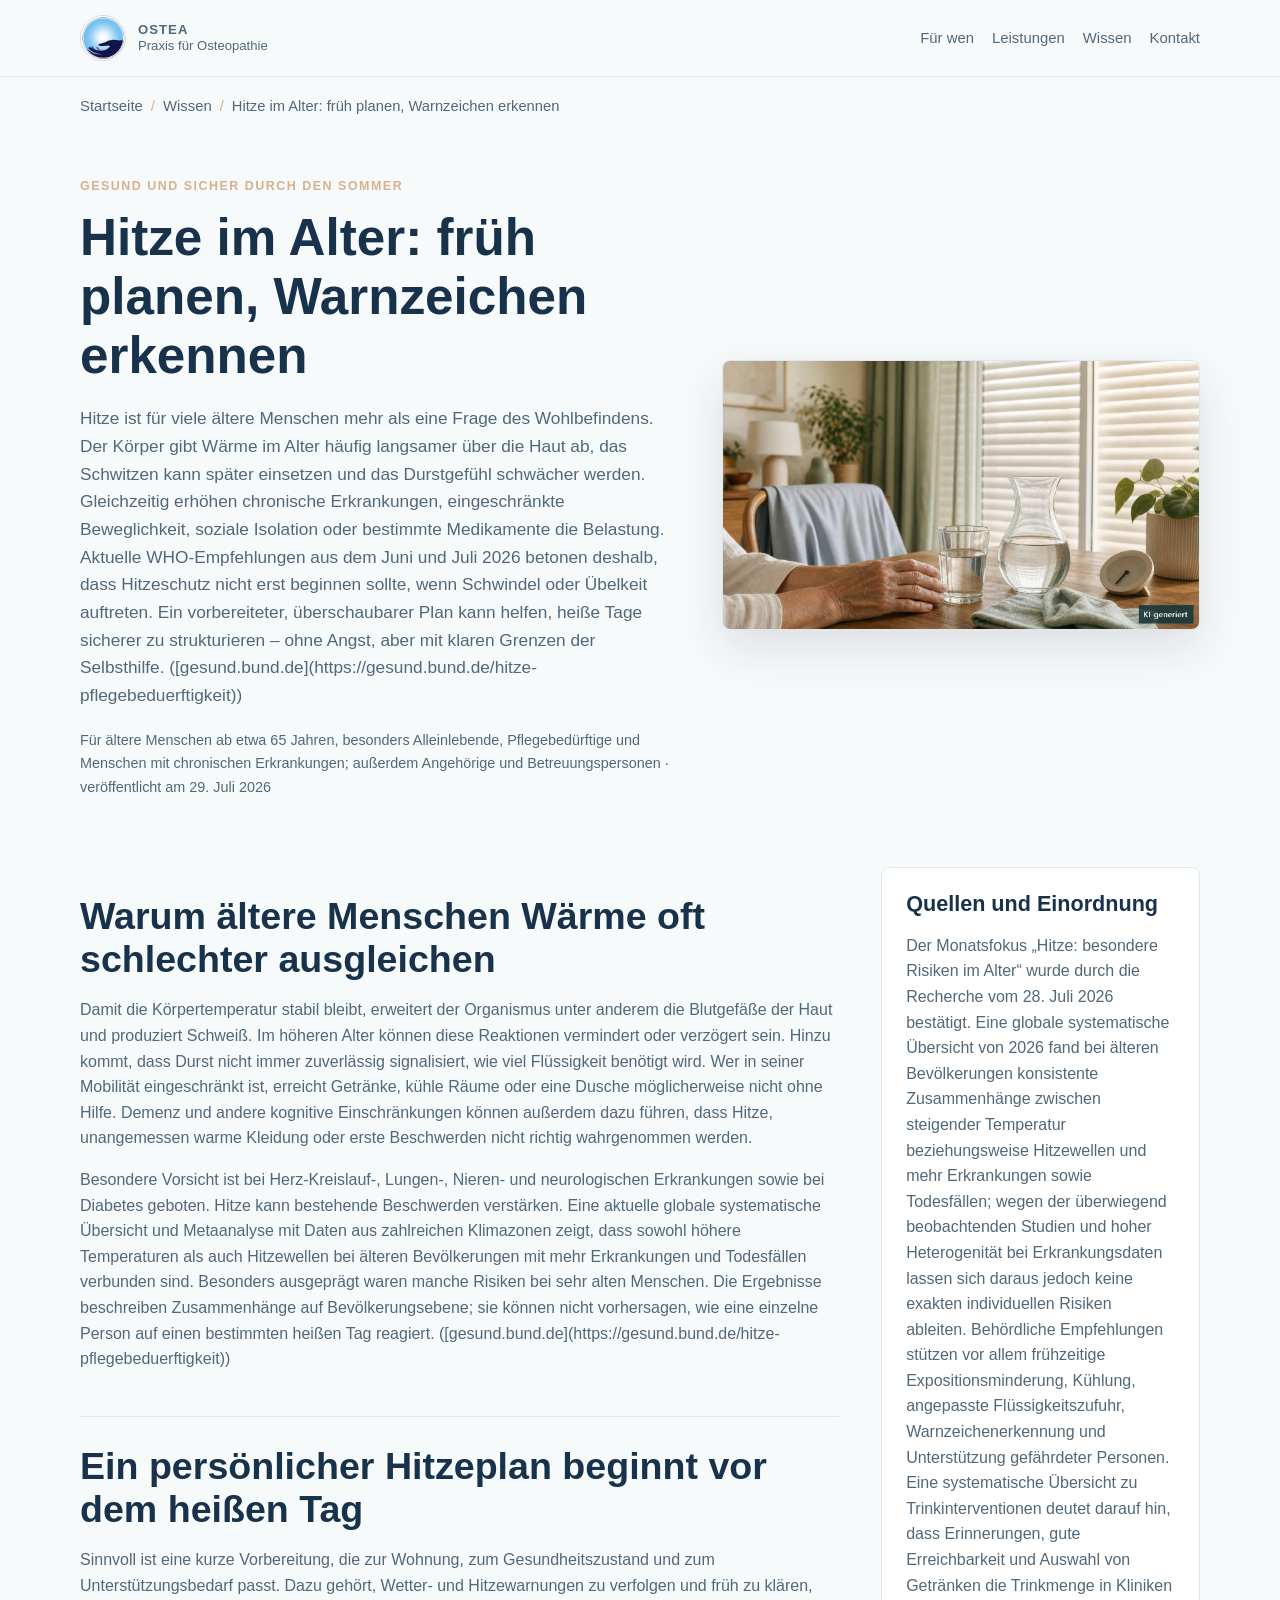
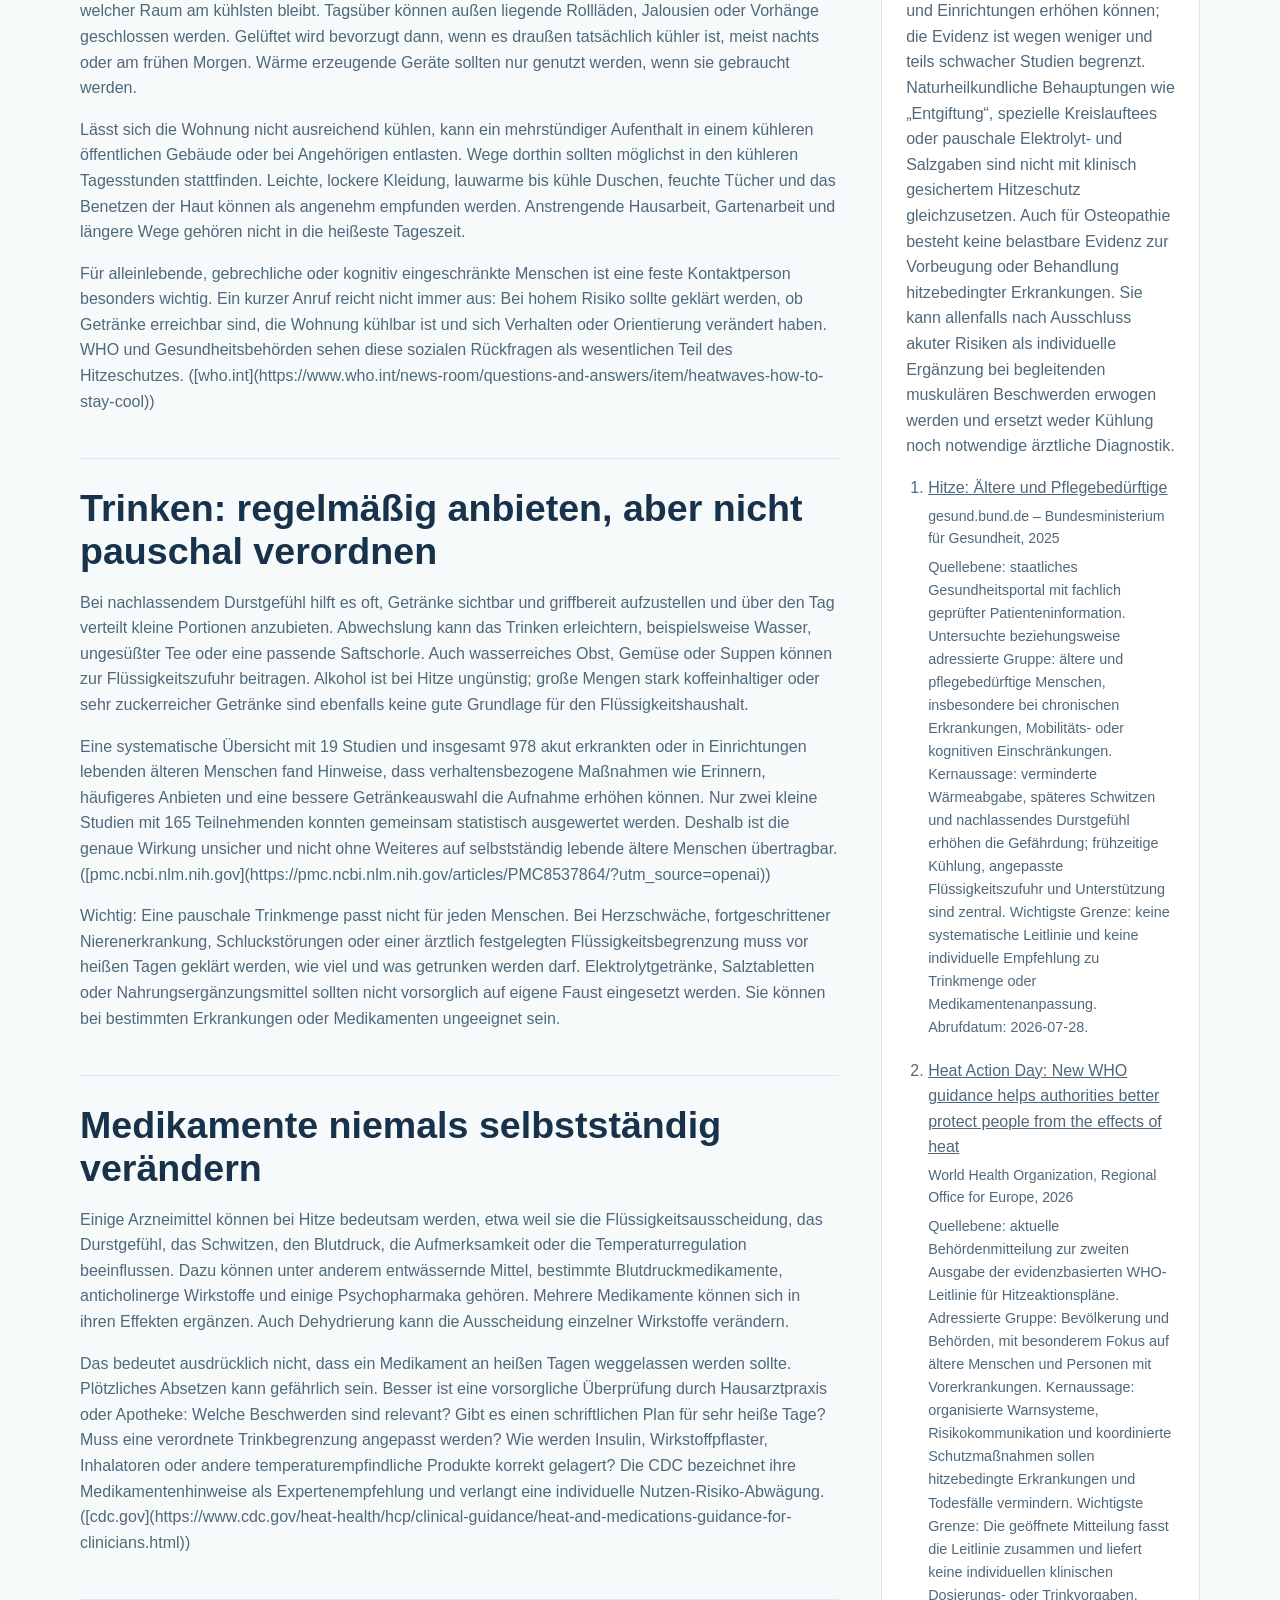
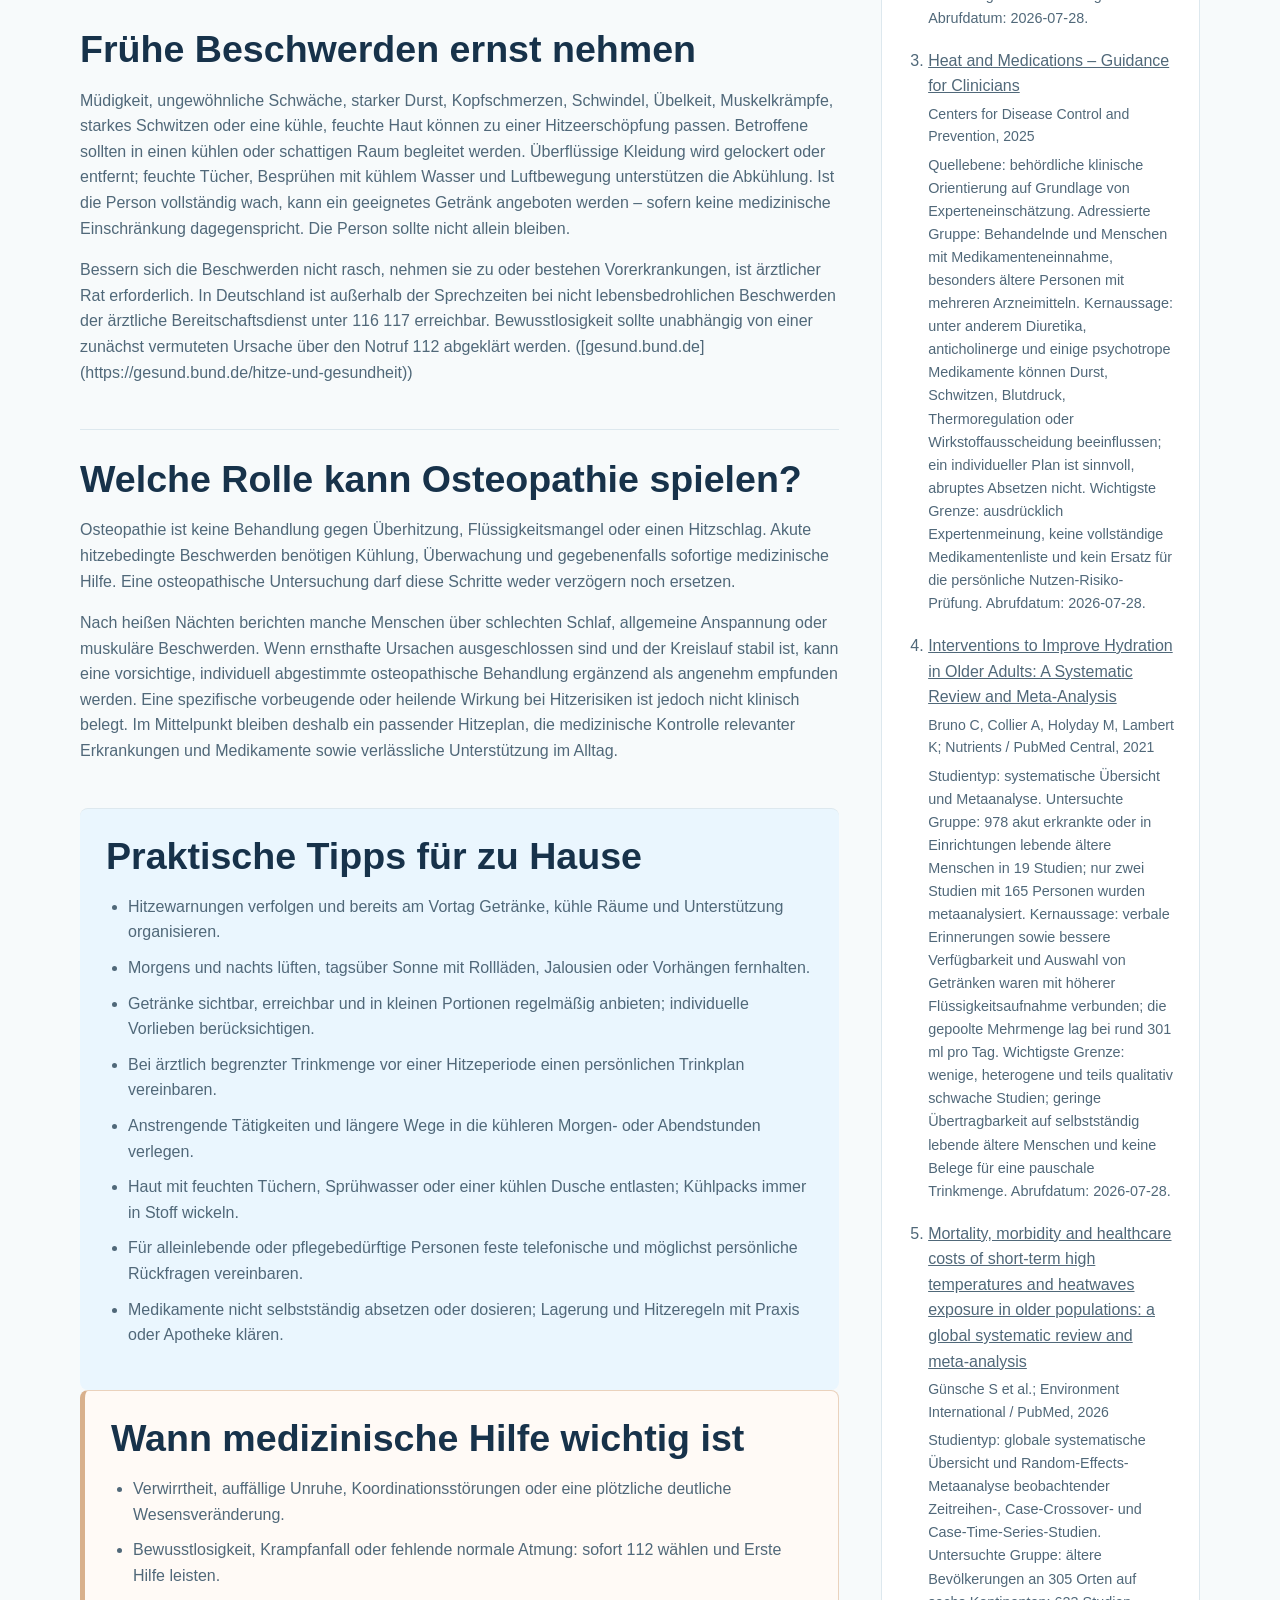
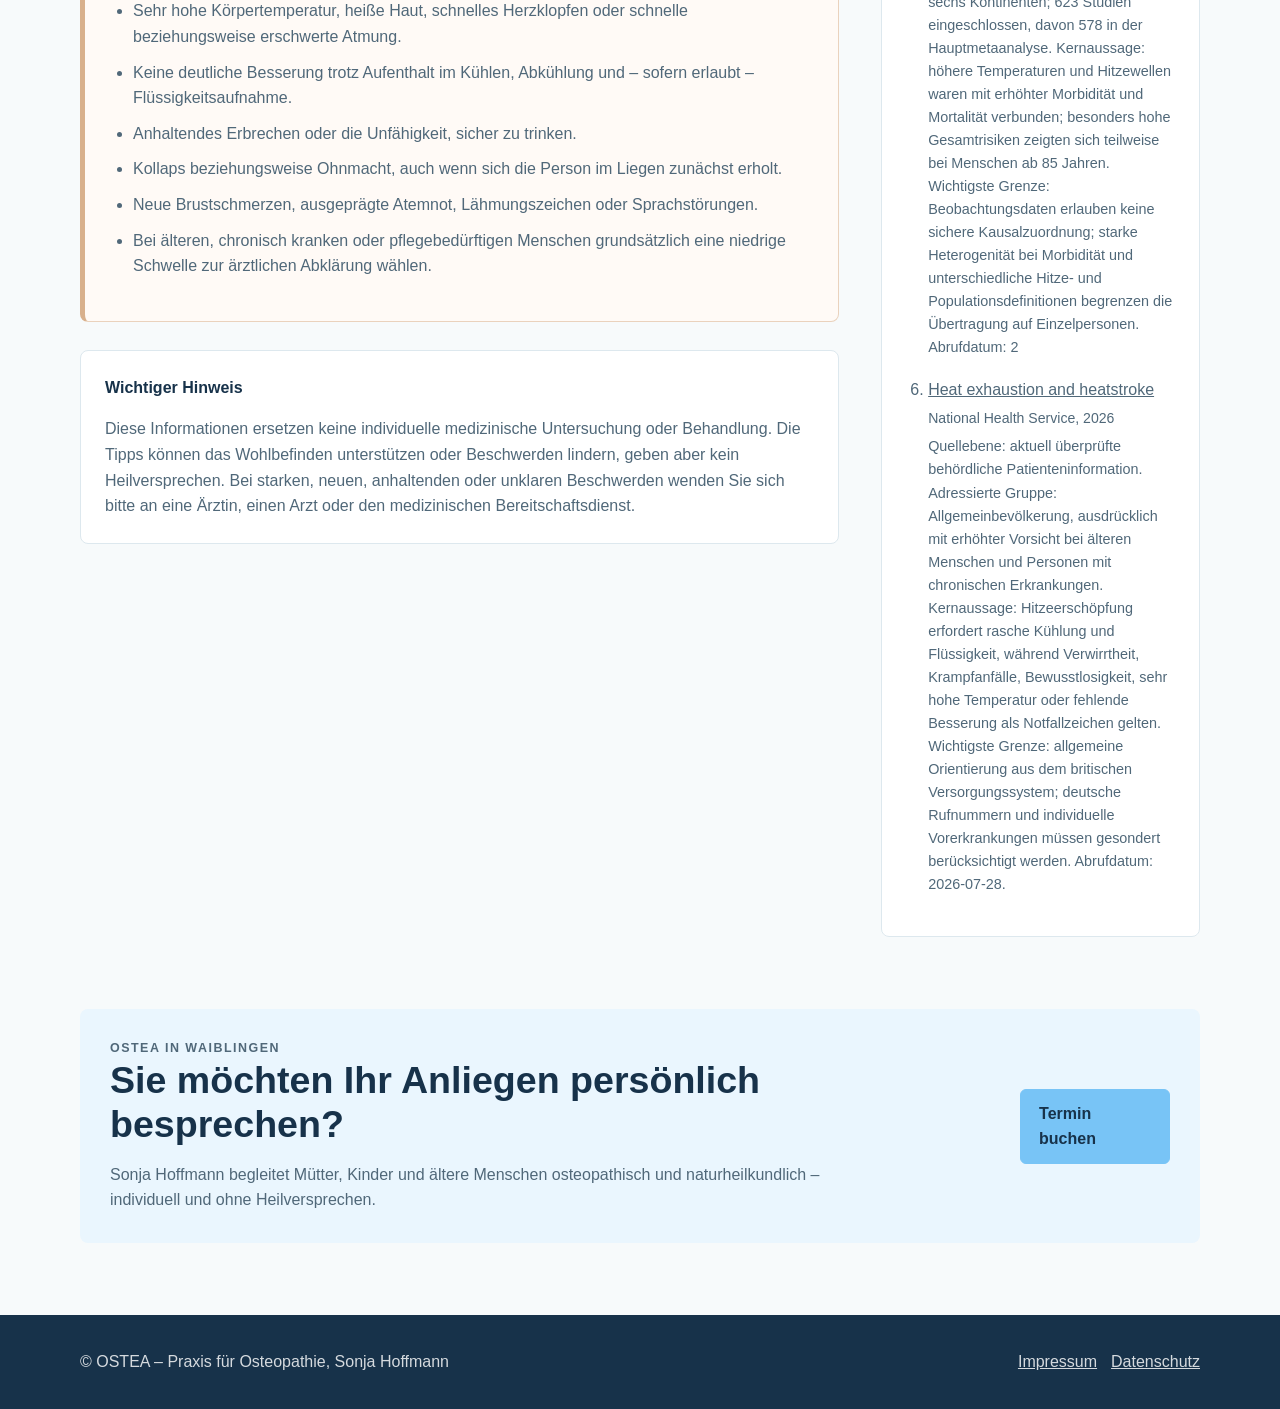
<file: wissen/2026-07-29-hitze-im-alter-fruh-planen-warnzeichen-erkennen/index.html>
<!doctype html>
<html lang="de">
  <head>
    <meta charset="utf-8">
    <meta name="viewport" content="width=device-width, initial-scale=1">
    <title>Hitze im Alter: früh planen, Warnzeichen erkennen | OSTEA Wissen</title>
    <meta name="description" content="Ältere Menschen können Hitze oft schlechter ausgleichen: Das Durstgefühl lässt nach, die Wärmeabgabe über Haut und Schweiß kann vermindert sein, und chronische Erkrankungen oder Medikamente können das Risiko erhöhen. Ein einfacher persönlicher Hitzeplan verbin">
    <meta name="ostea-review-id" content="ostea-87ea7139-0146-46ac-87d8-e7788c2f2dcc">
    <link rel="canonical" href="https://ostea.de/wissen/2026-07-29-hitze-im-alter-fruh-planen-warnzeichen-erkennen/">
    <meta property="og:type" content="article">
    <meta property="og:title" content="Hitze im Alter: früh planen, Warnzeichen erkennen">
    <meta property="og:description" content="Ältere Menschen können Hitze oft schlechter ausgleichen: Das Durstgefühl lässt nach, die Wärmeabgabe über Haut und Schweiß kann vermindert sein, und chronische Erkrankungen oder Medikamente können das Risiko erhöhen. Ein einfacher persönlicher Hitzeplan verbin">
    <meta property="og:url" content="https://ostea.de/wissen/2026-07-29-hitze-im-alter-fruh-planen-warnzeichen-erkennen/">
    <meta property="og:image" content="https://ostea.de/wissen/2026-07-29-hitze-im-alter-fruh-planen-warnzeichen-erkennen/hero.jpg">
    <link rel="stylesheet" href="../../assets/symptom-pages.css">
    <link rel="stylesheet" href="../../assets/wissen.css">
    <script type="application/ld+json">{"@context":"https://schema.org","@type":"Article","headline":"Hitze im Alter: früh planen, Warnzeichen erkennen","description":"Ältere Menschen können Hitze oft schlechter ausgleichen: Das Durstgefühl lässt nach, die Wärmeabgabe über Haut und Schweiß kann vermindert sein, und chronische Erkrankungen oder Medikamente können das Risiko erhöhen. Ein einfacher persönlicher Hitzeplan verbin","datePublished":"2026-07-29T05:52:28.863Z","dateModified":"2026-07-29T05:52:28.863Z","image":"https://ostea.de/wissen/2026-07-29-hitze-im-alter-fruh-planen-warnzeichen-erkennen/hero.jpg","author":{"@type":"Person","name":"Sonja Hoffmann","jobTitle":"Heilpraktikerin und Osteopathin"},"publisher":{"@type":"Organization","name":"OSTEA – Praxis für Osteopathie","url":"https://ostea.de"},"mainEntityOfPage":"https://ostea.de/wissen/2026-07-29-hitze-im-alter-fruh-planen-warnzeichen-erkennen/"}</script>
  </head>
  <body>
    <!-- OSTEA_WISSEN_REVIEW:ostea-87ea7139-0146-46ac-87d8-e7788c2f2dcc -->
    <a class="skip-link" href="#inhalt">Direkt zum Inhalt</a>
    <header>
      <div class="nav">
        <a class="brand" href="../../">
          <img src="../../assets/ostea-logo.jpg" alt="OSTEA Logo" width="46" height="46">
          <span><strong>OSTEA</strong><span>Praxis für Osteopathie</span></span>
        </a>
        <nav aria-label="Hauptnavigation">
          <ul>
            <li><a href="../../#fuer-wen">Für wen</a></li>
            <li><a href="../../#leistungen">Leistungen</a></li>
            <li><a href="../../#wissen">Wissen</a></li>
            <li><a href="../../#kontakt">Kontakt</a></li>
          </ul>
        </nav>
      </div>
    </header>
    <main id="inhalt">
      <nav class="breadcrumb" aria-label="Brotkrumen">
        <ol>
          <li><a href="../../">Startseite</a></li>
          <li><a href="../../#wissen">Wissen</a></li>
          <li aria-current="page">Hitze im Alter: früh planen, Warnzeichen erkennen</li>
        </ol>
      </nav>
      <article>
        <div class="article-hero">
          <div>
            <p class="eyebrow">Gesund und sicher durch den Sommer</p>
            <h1>Hitze im Alter: früh planen, Warnzeichen erkennen</h1>
            <p class="lead">Hitze ist für viele ältere Menschen mehr als eine Frage des Wohlbefindens. Der Körper gibt Wärme im Alter häufig langsamer über die Haut ab, das Schwitzen kann später einsetzen und das Durstgefühl schwächer werden. Gleichzeitig erhöhen chronische Erkrankungen, eingeschränkte Beweglichkeit, soziale Isolation oder bestimmte Medikamente die Belastung. Aktuelle WHO-Empfehlungen aus dem Juni und Juli 2026 betonen deshalb, dass Hitzeschutz nicht erst beginnen sollte, wenn Schwindel oder Übelkeit auftreten. Ein vorbereiteter, überschaubarer Plan kann helfen, heiße Tage sicherer zu strukturieren – ohne Angst, aber mit klaren Grenzen der Selbsthilfe. ([gesund.bund.de](https://gesund.bund.de/hitze-pflegebeduerftigkeit))</p>
            <p class="article-meta">Für ältere Menschen ab etwa 65 Jahren, besonders Alleinlebende, Pflegebedürftige und Menschen mit chronischen Erkrankungen; außerdem Angehörige und Betreuungspersonen · veröffentlicht am 29. Juli 2026</p>
          </div>
          <figure class="article-image">
            <img src="hero.jpg" alt="Ruhiges redaktionelles OSTEA-Motiv zum Thema Hitze im Alter: früh planen, Warnzeichen erkennen." width="1200" height="800">
          </figure>
        </div>
        <div class="article-layout">
          <div class="article-copy">
            
        <section class="article-section">
          <h2>Warum ältere Menschen Wärme oft schlechter ausgleichen</h2>
          <p>Damit die Körpertemperatur stabil bleibt, erweitert der Organismus unter anderem die Blutgefäße der Haut und produziert Schweiß. Im höheren Alter können diese Reaktionen vermindert oder verzögert sein. Hinzu kommt, dass Durst nicht immer zuverlässig signalisiert, wie viel Flüssigkeit benötigt wird. Wer in seiner Mobilität eingeschränkt ist, erreicht Getränke, kühle Räume oder eine Dusche möglicherweise nicht ohne Hilfe. Demenz und andere kognitive Einschränkungen können außerdem dazu führen, dass Hitze, unangemessen warme Kleidung oder erste Beschwerden nicht richtig wahrgenommen werden.</p>
<p>Besondere Vorsicht ist bei Herz-Kreislauf-, Lungen-, Nieren- und neurologischen Erkrankungen sowie bei Diabetes geboten. Hitze kann bestehende Beschwerden verstärken. Eine aktuelle globale systematische Übersicht und Metaanalyse mit Daten aus zahlreichen Klimazonen zeigt, dass sowohl höhere Temperaturen als auch Hitzewellen bei älteren Bevölkerungen mit mehr Erkrankungen und Todesfällen verbunden sind. Besonders ausgeprägt waren manche Risiken bei sehr alten Menschen. Die Ergebnisse beschreiben Zusammenhänge auf Bevölkerungsebene; sie können nicht vorhersagen, wie eine einzelne Person auf einen bestimmten heißen Tag reagiert. ([gesund.bund.de](https://gesund.bund.de/hitze-pflegebeduerftigkeit))</p>
        </section>

        <section class="article-section">
          <h2>Ein persönlicher Hitzeplan beginnt vor dem heißen Tag</h2>
          <p>Sinnvoll ist eine kurze Vorbereitung, die zur Wohnung, zum Gesundheitszustand und zum Unterstützungsbedarf passt. Dazu gehört, Wetter- und Hitzewarnungen zu verfolgen und früh zu klären, welcher Raum am kühlsten bleibt. Tagsüber können außen liegende Rollläden, Jalousien oder Vorhänge geschlossen werden. Gelüftet wird bevorzugt dann, wenn es draußen tatsächlich kühler ist, meist nachts oder am frühen Morgen. Wärme erzeugende Geräte sollten nur genutzt werden, wenn sie gebraucht werden.</p>
<p>Lässt sich die Wohnung nicht ausreichend kühlen, kann ein mehrstündiger Aufenthalt in einem kühleren öffentlichen Gebäude oder bei Angehörigen entlasten. Wege dorthin sollten möglichst in den kühleren Tagesstunden stattfinden. Leichte, lockere Kleidung, lauwarme bis kühle Duschen, feuchte Tücher und das Benetzen der Haut können als angenehm empfunden werden. Anstrengende Hausarbeit, Gartenarbeit und längere Wege gehören nicht in die heißeste Tageszeit.</p>
<p>Für alleinlebende, gebrechliche oder kognitiv eingeschränkte Menschen ist eine feste Kontaktperson besonders wichtig. Ein kurzer Anruf reicht nicht immer aus: Bei hohem Risiko sollte geklärt werden, ob Getränke erreichbar sind, die Wohnung kühlbar ist und sich Verhalten oder Orientierung verändert haben. WHO und Gesundheitsbehörden sehen diese sozialen Rückfragen als wesentlichen Teil des Hitzeschutzes. ([who.int](https://www.who.int/news-room/questions-and-answers/item/heatwaves-how-to-stay-cool))</p>
        </section>

        <section class="article-section">
          <h2>Trinken: regelmäßig anbieten, aber nicht pauschal verordnen</h2>
          <p>Bei nachlassendem Durstgefühl hilft es oft, Getränke sichtbar und griffbereit aufzustellen und über den Tag verteilt kleine Portionen anzubieten. Abwechslung kann das Trinken erleichtern, beispielsweise Wasser, ungesüßter Tee oder eine passende Saftschorle. Auch wasserreiches Obst, Gemüse oder Suppen können zur Flüssigkeitszufuhr beitragen. Alkohol ist bei Hitze ungünstig; große Mengen stark koffeinhaltiger oder sehr zuckerreicher Getränke sind ebenfalls keine gute Grundlage für den Flüssigkeitshaushalt.</p>
<p>Eine systematische Übersicht mit 19 Studien und insgesamt 978 akut erkrankten oder in Einrichtungen lebenden älteren Menschen fand Hinweise, dass verhaltensbezogene Maßnahmen wie Erinnern, häufigeres Anbieten und eine bessere Getränkeauswahl die Aufnahme erhöhen können. Nur zwei kleine Studien mit 165 Teilnehmenden konnten gemeinsam statistisch ausgewertet werden. Deshalb ist die genaue Wirkung unsicher und nicht ohne Weiteres auf selbstständig lebende ältere Menschen übertragbar. ([pmc.ncbi.nlm.nih.gov](https://pmc.ncbi.nlm.nih.gov/articles/PMC8537864/?utm_source=openai))</p>
<p>Wichtig: Eine pauschale Trinkmenge passt nicht für jeden Menschen. Bei Herzschwäche, fortgeschrittener Nierenerkrankung, Schluckstörungen oder einer ärztlich festgelegten Flüssigkeitsbegrenzung muss vor heißen Tagen geklärt werden, wie viel und was getrunken werden darf. Elektrolytgetränke, Salztabletten oder Nahrungsergänzungsmittel sollten nicht vorsorglich auf eigene Faust eingesetzt werden. Sie können bei bestimmten Erkrankungen oder Medikamenten ungeeignet sein.</p>
        </section>

        <section class="article-section">
          <h2>Medikamente niemals selbstständig verändern</h2>
          <p>Einige Arzneimittel können bei Hitze bedeutsam werden, etwa weil sie die Flüssigkeitsausscheidung, das Durstgefühl, das Schwitzen, den Blutdruck, die Aufmerksamkeit oder die Temperaturregulation beeinflussen. Dazu können unter anderem entwässernde Mittel, bestimmte Blutdruckmedikamente, anticholinerge Wirkstoffe und einige Psychopharmaka gehören. Mehrere Medikamente können sich in ihren Effekten ergänzen. Auch Dehydrierung kann die Ausscheidung einzelner Wirkstoffe verändern.</p>
<p>Das bedeutet ausdrücklich nicht, dass ein Medikament an heißen Tagen weggelassen werden sollte. Plötzliches Absetzen kann gefährlich sein. Besser ist eine vorsorgliche Überprüfung durch Hausarztpraxis oder Apotheke: Welche Beschwerden sind relevant? Gibt es einen schriftlichen Plan für sehr heiße Tage? Muss eine verordnete Trinkbegrenzung angepasst werden? Wie werden Insulin, Wirkstoffpflaster, Inhalatoren oder andere temperaturempfindliche Produkte korrekt gelagert? Die CDC bezeichnet ihre Medikamentenhinweise als Expertenempfehlung und verlangt eine individuelle Nutzen-Risiko-Abwägung. ([cdc.gov](https://www.cdc.gov/heat-health/hcp/clinical-guidance/heat-and-medications-guidance-for-clinicians.html))</p>
        </section>

        <section class="article-section">
          <h2>Frühe Beschwerden ernst nehmen</h2>
          <p>Müdigkeit, ungewöhnliche Schwäche, starker Durst, Kopfschmerzen, Schwindel, Übelkeit, Muskelkrämpfe, starkes Schwitzen oder eine kühle, feuchte Haut können zu einer Hitzeerschöpfung passen. Betroffene sollten in einen kühlen oder schattigen Raum begleitet werden. Überflüssige Kleidung wird gelockert oder entfernt; feuchte Tücher, Besprühen mit kühlem Wasser und Luftbewegung unterstützen die Abkühlung. Ist die Person vollständig wach, kann ein geeignetes Getränk angeboten werden – sofern keine medizinische Einschränkung dagegenspricht. Die Person sollte nicht allein bleiben.</p>
<p>Bessern sich die Beschwerden nicht rasch, nehmen sie zu oder bestehen Vorerkrankungen, ist ärztlicher Rat erforderlich. In Deutschland ist außerhalb der Sprechzeiten bei nicht lebensbedrohlichen Beschwerden der ärztliche Bereitschaftsdienst unter 116 117 erreichbar. Bewusstlosigkeit sollte unabhängig von einer zunächst vermuteten Ursache über den Notruf 112 abgeklärt werden. ([gesund.bund.de](https://gesund.bund.de/hitze-und-gesundheit))</p>
        </section>

        <section class="article-section">
          <h2>Welche Rolle kann Osteopathie spielen?</h2>
          <p>Osteopathie ist keine Behandlung gegen Überhitzung, Flüssigkeitsmangel oder einen Hitzschlag. Akute hitzebedingte Beschwerden benötigen Kühlung, Überwachung und gegebenenfalls sofortige medizinische Hilfe. Eine osteopathische Untersuchung darf diese Schritte weder verzögern noch ersetzen.</p>
<p>Nach heißen Nächten berichten manche Menschen über schlechten Schlaf, allgemeine Anspannung oder muskuläre Beschwerden. Wenn ernsthafte Ursachen ausgeschlossen sind und der Kreislauf stabil ist, kann eine vorsichtige, individuell abgestimmte osteopathische Behandlung ergänzend als angenehm empfunden werden. Eine spezifische vorbeugende oder heilende Wirkung bei Hitzerisiken ist jedoch nicht klinisch belegt. Im Mittelpunkt bleiben deshalb ein passender Hitzeplan, die medizinische Kontrolle relevanter Erkrankungen und Medikamente sowie verlässliche Unterstützung im Alltag.</p>
        </section>
            <section class="article-section tips">
              <h2>Praktische Tipps für zu Hause</h2>
              <ul><li>Hitzewarnungen verfolgen und bereits am Vortag Getränke, kühle Räume und Unterstützung organisieren.</li>
<li>Morgens und nachts lüften, tagsüber Sonne mit Rollläden, Jalousien oder Vorhängen fernhalten.</li>
<li>Getränke sichtbar, erreichbar und in kleinen Portionen regelmäßig anbieten; individuelle Vorlieben berücksichtigen.</li>
<li>Bei ärztlich begrenzter Trinkmenge vor einer Hitzeperiode einen persönlichen Trinkplan vereinbaren.</li>
<li>Anstrengende Tätigkeiten und längere Wege in die kühleren Morgen- oder Abendstunden verlegen.</li>
<li>Haut mit feuchten Tüchern, Sprühwasser oder einer kühlen Dusche entlasten; Kühlpacks immer in Stoff wickeln.</li>
<li>Für alleinlebende oder pflegebedürftige Personen feste telefonische und möglichst persönliche Rückfragen vereinbaren.</li>
<li>Medikamente nicht selbstständig absetzen oder dosieren; Lagerung und Hitzeregeln mit Praxis oder Apotheke klären.</li></ul>
            </section>
            <section class="article-section warning">
              <h2>Wann medizinische Hilfe wichtig ist</h2>
              <ul><li>Verwirrtheit, auffällige Unruhe, Koordinationsstörungen oder eine plötzliche deutliche Wesensveränderung.</li>
<li>Bewusstlosigkeit, Krampfanfall oder fehlende normale Atmung: sofort 112 wählen und Erste Hilfe leisten.</li>
<li>Sehr hohe Körpertemperatur, heiße Haut, schnelles Herzklopfen oder schnelle beziehungsweise erschwerte Atmung.</li>
<li>Keine deutliche Besserung trotz Aufenthalt im Kühlen, Abkühlung und – sofern erlaubt – Flüssigkeitsaufnahme.</li>
<li>Anhaltendes Erbrechen oder die Unfähigkeit, sicher zu trinken.</li>
<li>Kollaps beziehungsweise Ohnmacht, auch wenn sich die Person im Liegen zunächst erholt.</li>
<li>Neue Brustschmerzen, ausgeprägte Atemnot, Lähmungszeichen oder Sprachstörungen.</li>
<li>Bei älteren, chronisch kranken oder pflegebedürftigen Menschen grundsätzlich eine niedrige Schwelle zur ärztlichen Abklärung wählen.</li></ul>
            </section>
            <aside class="medical-note">
              <strong>Wichtiger Hinweis</strong>
              <p>Diese Informationen ersetzen keine individuelle medizinische Untersuchung oder Behandlung. Die Tipps können das Wohlbefinden unterstützen oder Beschwerden lindern, geben aber kein Heilversprechen. Bei starken, neuen, anhaltenden oder unklaren Beschwerden wenden Sie sich bitte an eine Ärztin, einen Arzt oder den medizinischen Bereitschaftsdienst.</p>
            </aside>
          </div>
          <aside class="source-panel" aria-labelledby="quellen-title">
            <h2 id="quellen-title">Quellen und Einordnung</h2>
            <p>Der Monatsfokus „Hitze: besondere Risiken im Alter“ wurde durch die Recherche vom 28. Juli 2026 bestätigt. Eine globale systematische Übersicht von 2026 fand bei älteren Bevölkerungen konsistente Zusammenhänge zwischen steigender Temperatur beziehungsweise Hitzewellen und mehr Erkrankungen sowie Todesfällen; wegen der überwiegend beobachtenden Studien und hoher Heterogenität bei Erkrankungsdaten lassen sich daraus jedoch keine exakten individuellen Risiken ableiten. Behördliche Empfehlungen stützen vor allem frühzeitige Expositionsminderung, Kühlung, angepasste Flüssigkeitszufuhr, Warnzeichenerkennung und Unterstützung gefährdeter Personen. Eine systematische Übersicht zu Trinkinterventionen deutet darauf hin, dass Erinnerungen, gute Erreichbarkeit und Auswahl von Getränken die Trinkmenge in Kliniken und Einrichtungen erhöhen können; die Evidenz ist wegen weniger und teils schwacher Studien begrenzt. Naturheilkundliche Behauptungen wie „Entgiftung“, spezielle Kreislauftees oder pauschale Elektrolyt- und Salzgaben sind nicht mit klinisch gesichertem Hitzeschutz gleichzusetzen. Auch für Osteopathie besteht keine belastbare Evidenz zur Vorbeugung oder Behandlung hitzebedingter Erkrankungen. Sie kann allenfalls nach Ausschluss akuter Risiken als individuelle Ergänzung bei begleitenden muskulären Beschwerden erwogen werden und ersetzt weder Kühlung noch notwendige ärztliche Diagnostik.</p>
            <ol>
        <li>
          <a href="https://gesund.bund.de/hitze-pflegebeduerftigkeit" target="_blank" rel="noopener noreferrer">Hitze: Ältere und Pflegebedürftige</a>
          <span>gesund.bund.de – Bundesministerium für Gesundheit, 2025</span>
          <p>Quellebene: staatliches Gesundheitsportal mit fachlich geprüfter Patienteninformation. Untersuchte beziehungsweise adressierte Gruppe: ältere und pflegebedürftige Menschen, insbesondere bei chronischen Erkrankungen, Mobilitäts- oder kognitiven Einschränkungen. Kernaussage: verminderte Wärmeabgabe, späteres Schwitzen und nachlassendes Durstgefühl erhöhen die Gefährdung; frühzeitige Kühlung, angepasste Flüssigkeitszufuhr und Unterstützung sind zentral. Wichtigste Grenze: keine systematische Leitlinie und keine individuelle Empfehlung zu Trinkmenge oder Medikamentenanpassung. Abrufdatum: 2026-07-28.</p>
        </li>

        <li>
          <a href="https://www.who.int/europe/news/item/11-06-2026-heat-action-day--new-who-guidance-helps-authorities-better-protect-people-from-the-effects-of-heat" target="_blank" rel="noopener noreferrer">Heat Action Day: New WHO guidance helps authorities better protect people from the effects of heat</a>
          <span>World Health Organization, Regional Office for Europe, 2026</span>
          <p>Quellebene: aktuelle Behördenmitteilung zur zweiten Ausgabe der evidenzbasierten WHO-Leitlinie für Hitzeaktionspläne. Adressierte Gruppe: Bevölkerung und Behörden, mit besonderem Fokus auf ältere Menschen und Personen mit Vorerkrankungen. Kernaussage: organisierte Warnsysteme, Risikokommunikation und koordinierte Schutzmaßnahmen sollen hitzebedingte Erkrankungen und Todesfälle vermindern. Wichtigste Grenze: Die geöffnete Mitteilung fasst die Leitlinie zusammen und liefert keine individuellen klinischen Dosierungs- oder Trinkvorgaben. Abrufdatum: 2026-07-28.</p>
        </li>

        <li>
          <a href="https://www.cdc.gov/heat-health/hcp/clinical-guidance/heat-and-medications-guidance-for-clinicians.html" target="_blank" rel="noopener noreferrer">Heat and Medications – Guidance for Clinicians</a>
          <span>Centers for Disease Control and Prevention, 2025</span>
          <p>Quellebene: behördliche klinische Orientierung auf Grundlage von Experteneinschätzung. Adressierte Gruppe: Behandelnde und Menschen mit Medikamenteneinnahme, besonders ältere Personen mit mehreren Arzneimitteln. Kernaussage: unter anderem Diuretika, anticholinerge und einige psychotrope Medikamente können Durst, Schwitzen, Blutdruck, Thermoregulation oder Wirkstoffausscheidung beeinflussen; ein individueller Plan ist sinnvoll, abruptes Absetzen nicht. Wichtigste Grenze: ausdrücklich Expertenmeinung, keine vollständige Medikamentenliste und kein Ersatz für die persönliche Nutzen-Risiko-Prüfung. Abrufdatum: 2026-07-28.</p>
        </li>

        <li>
          <a href="https://pmc.ncbi.nlm.nih.gov/articles/PMC8537864/" target="_blank" rel="noopener noreferrer">Interventions to Improve Hydration in Older Adults: A Systematic Review and Meta-Analysis</a>
          <span>Bruno C, Collier A, Holyday M, Lambert K; Nutrients / PubMed Central, 2021</span>
          <p>Studientyp: systematische Übersicht und Metaanalyse. Untersuchte Gruppe: 978 akut erkrankte oder in Einrichtungen lebende ältere Menschen in 19 Studien; nur zwei Studien mit 165 Personen wurden metaanalysiert. Kernaussage: verbale Erinnerungen sowie bessere Verfügbarkeit und Auswahl von Getränken waren mit höherer Flüssigkeitsaufnahme verbunden; die gepoolte Mehrmenge lag bei rund 301 ml pro Tag. Wichtigste Grenze: wenige, heterogene und teils qualitativ schwache Studien; geringe Übertragbarkeit auf selbstständig lebende ältere Menschen und keine Belege für eine pauschale Trinkmenge. Abrufdatum: 2026-07-28.</p>
        </li>

        <li>
          <a href="https://pubmed.ncbi.nlm.nih.gov/41679084/" target="_blank" rel="noopener noreferrer">Mortality, morbidity and healthcare costs of short-term high temperatures and heatwaves exposure in older populations: a global systematic review and meta-analysis</a>
          <span>Günsche S et al.; Environment International / PubMed, 2026</span>
          <p>Studientyp: globale systematische Übersicht und Random-Effects-Metaanalyse beobachtender Zeitreihen-, Case-Crossover- und Case-Time-Series-Studien. Untersuchte Gruppe: ältere Bevölkerungen an 305 Orten auf sechs Kontinenten; 623 Studien eingeschlossen, davon 578 in der Hauptmetaanalyse. Kernaussage: höhere Temperaturen und Hitzewellen waren mit erhöhter Morbidität und Mortalität verbunden; besonders hohe Gesamtrisiken zeigten sich teilweise bei Menschen ab 85 Jahren. Wichtigste Grenze: Beobachtungsdaten erlauben keine sichere Kausalzuordnung; starke Heterogenität bei Morbidität und unterschiedliche Hitze- und Populationsdefinitionen begrenzen die Übertragung auf Einzelpersonen. Abrufdatum: 2</p>
        </li>

        <li>
          <a href="https://www.nhs.uk/conditions/heat-exhaustion-heatstroke/" target="_blank" rel="noopener noreferrer">Heat exhaustion and heatstroke</a>
          <span>National Health Service, 2026</span>
          <p>Quellebene: aktuell überprüfte behördliche Patienteninformation. Adressierte Gruppe: Allgemeinbevölkerung, ausdrücklich mit erhöhter Vorsicht bei älteren Menschen und Personen mit chronischen Erkrankungen. Kernaussage: Hitzeerschöpfung erfordert rasche Kühlung und Flüssigkeit, während Verwirrtheit, Krampfanfälle, Bewusstlosigkeit, sehr hohe Temperatur oder fehlende Besserung als Notfallzeichen gelten. Wichtigste Grenze: allgemeine Orientierung aus dem britischen Versorgungssystem; deutsche Rufnummern und individuelle Vorerkrankungen müssen gesondert berücksichtigt werden. Abrufdatum: 2026-07-28.</p>
        </li></ol>
          </aside>
        </div>
      </article>
      <section class="article-cta">
        <div>
          <p class="eyebrow">OSTEA in Waiblingen</p>
          <h2>Sie möchten Ihr Anliegen persönlich besprechen?</h2>
          <p>Sonja Hoffmann begleitet Mütter, Kinder und ältere Menschen osteopathisch und naturheilkundlich – individuell und ohne Heilversprechen.</p>
        </div>
        <a class="button" href="https://calendly.com/ostea/60min" target="_blank" rel="noopener">Termin buchen</a>
      </section>
    </main>
    <footer>
      <div class="footer-inner">
        <span>&copy; OSTEA – Praxis für Osteopathie, Sonja Hoffmann</span>
        <div class="footer-links">
          <a href="../../#impressum">Impressum</a>
          <a href="../../#datenschutz">Datenschutz</a>
        </div>
      </div>
    </footer>
  </body>
</html>
</file>
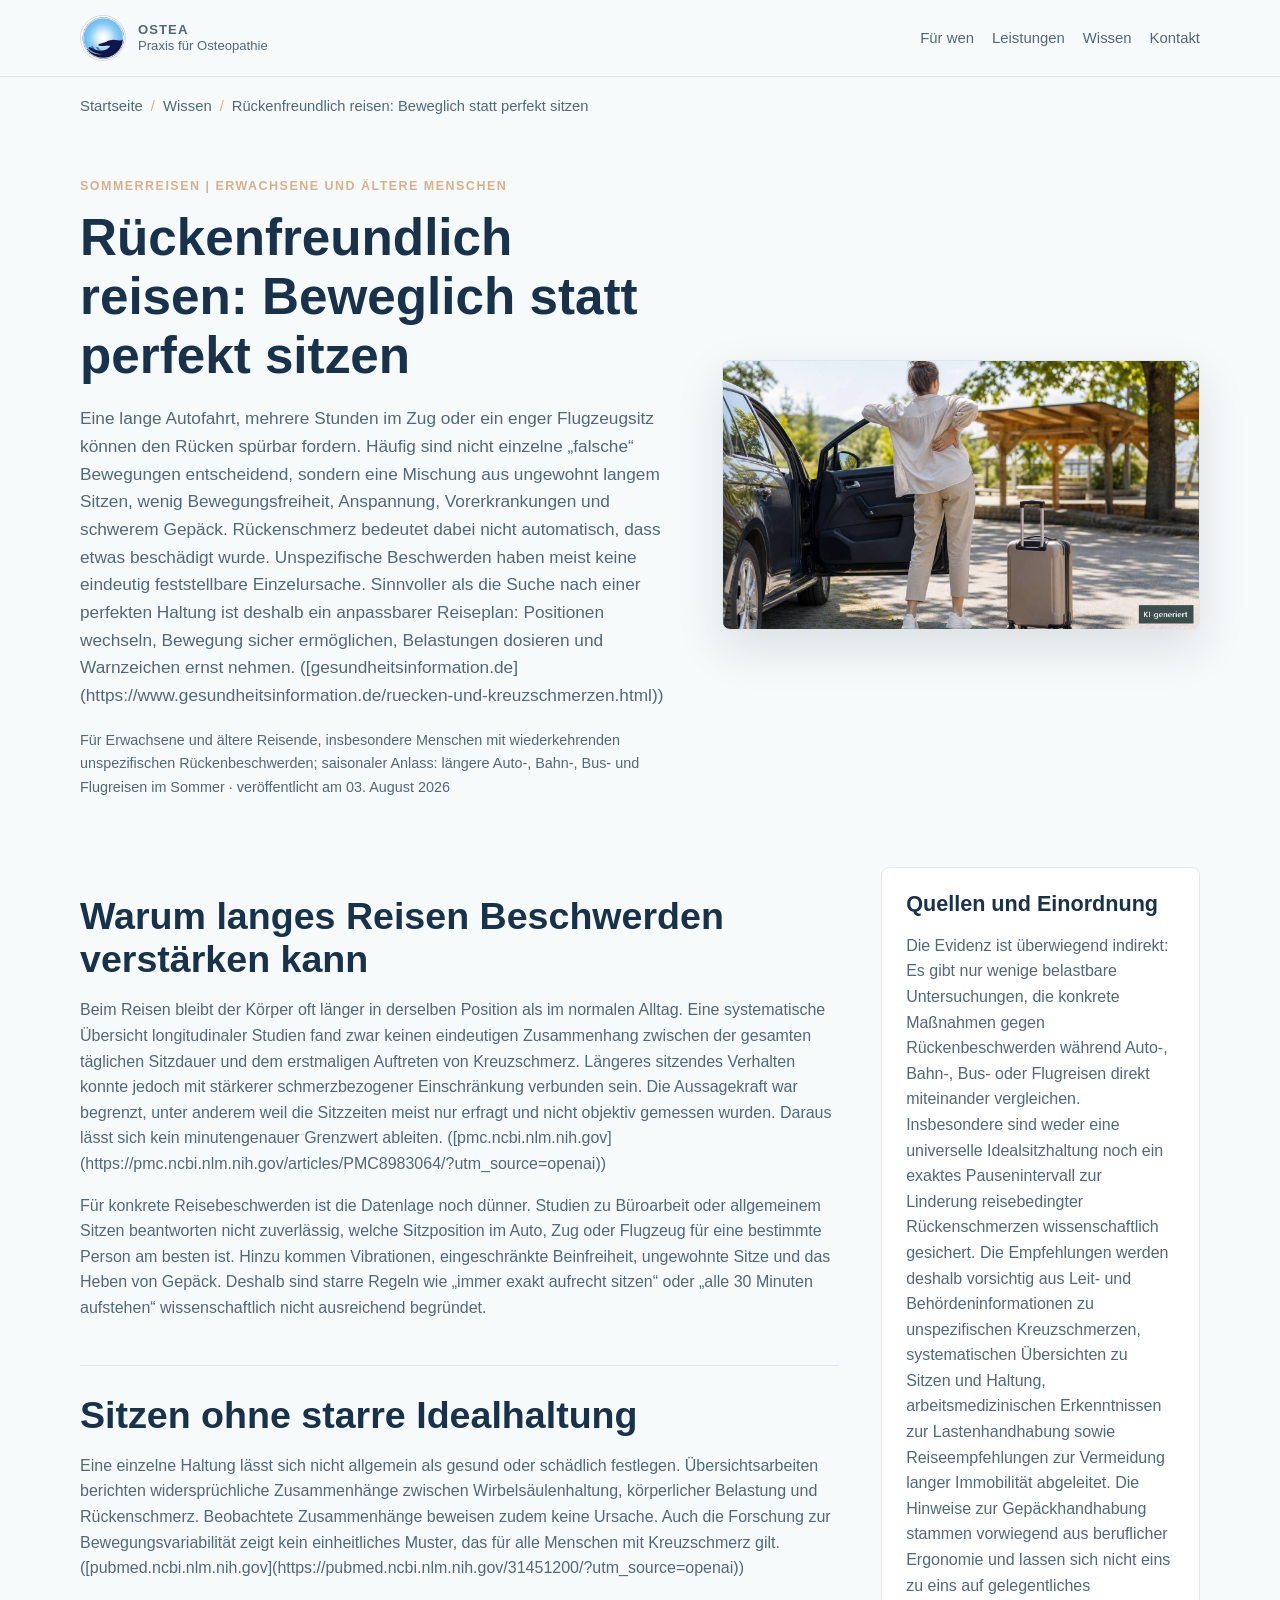
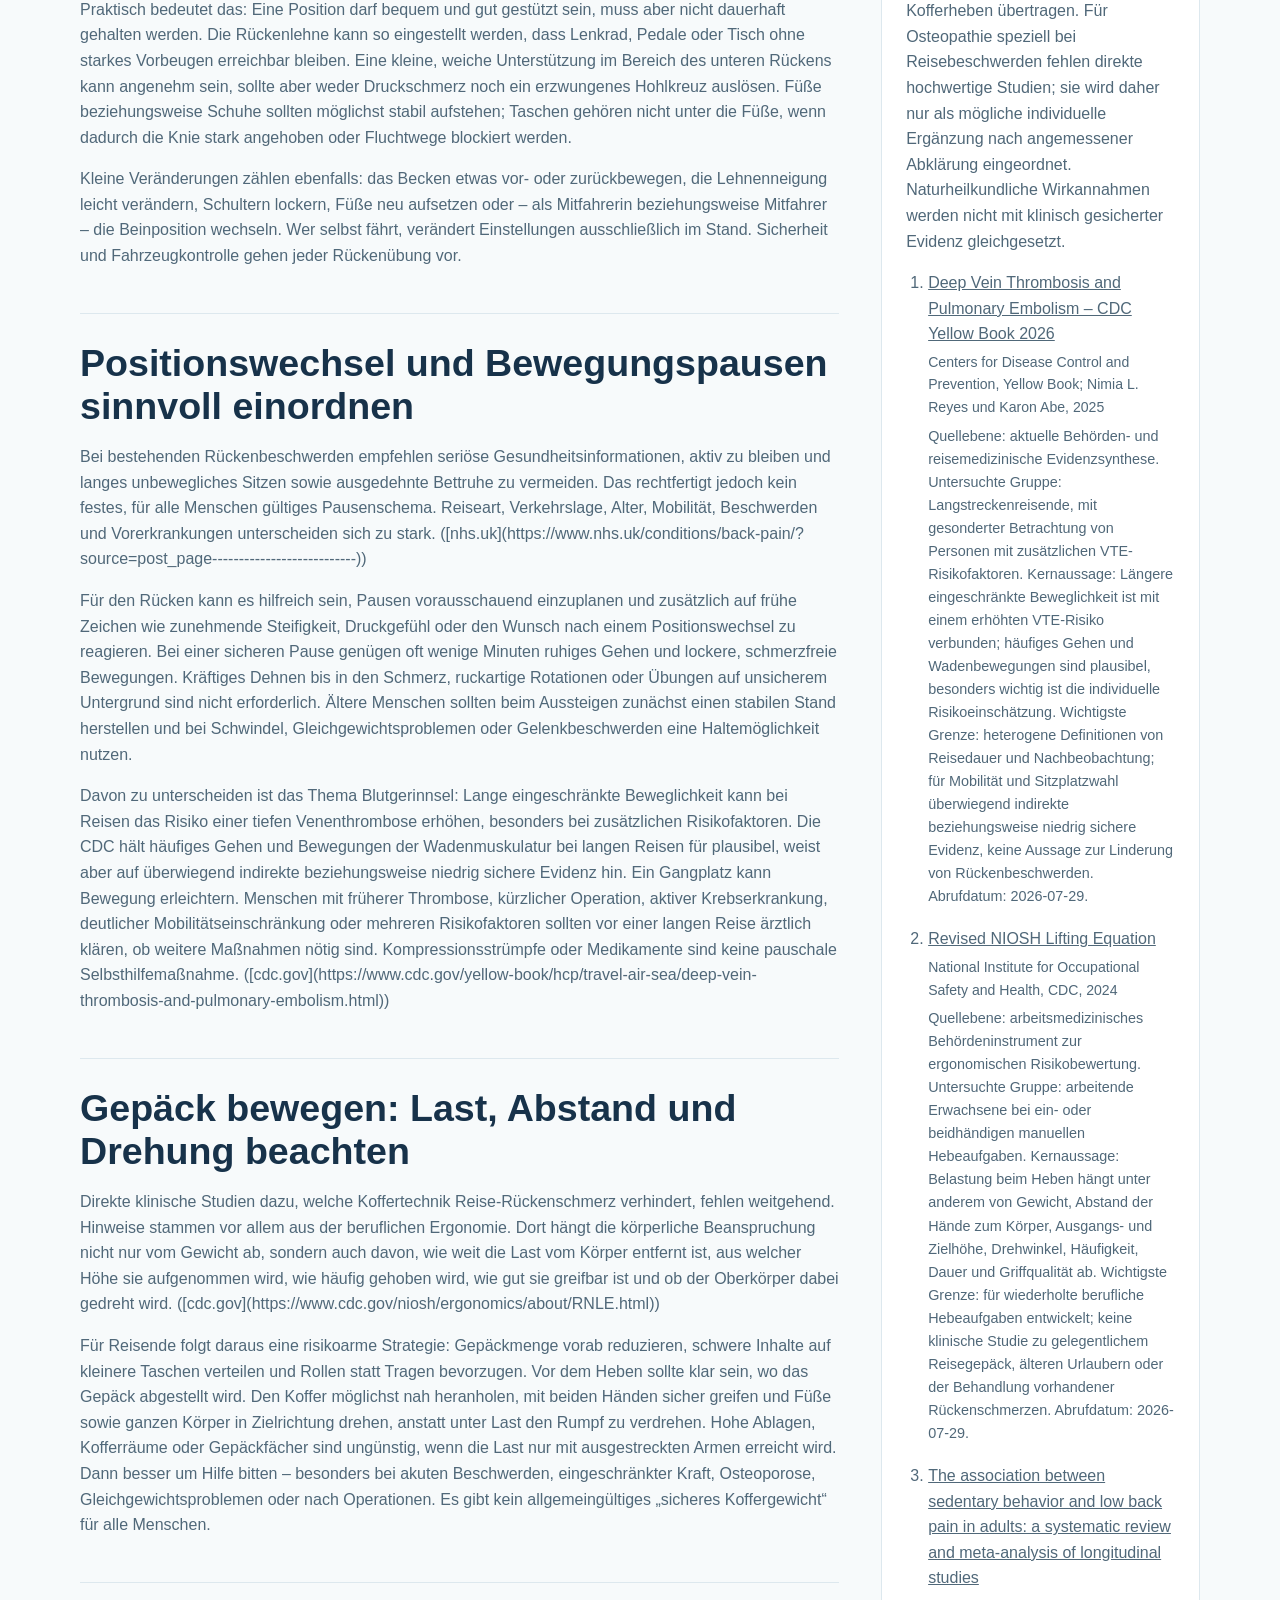
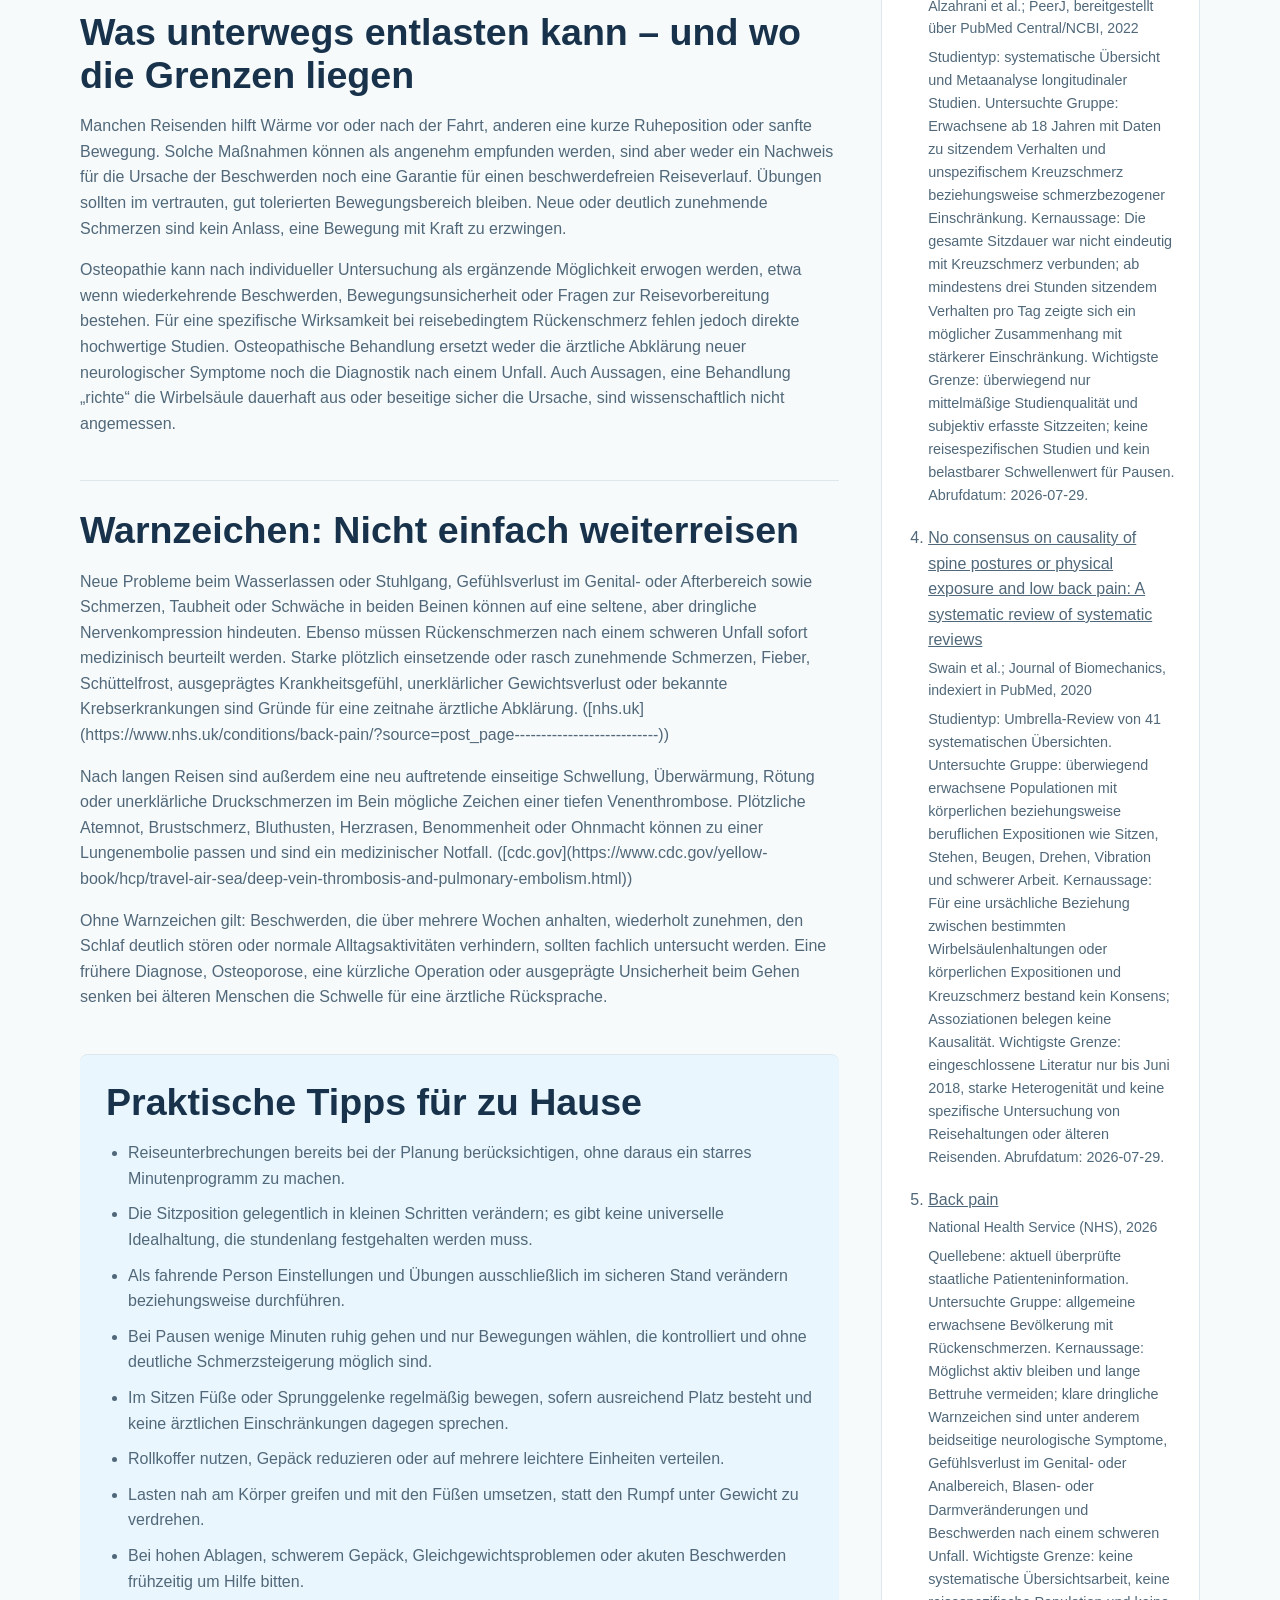
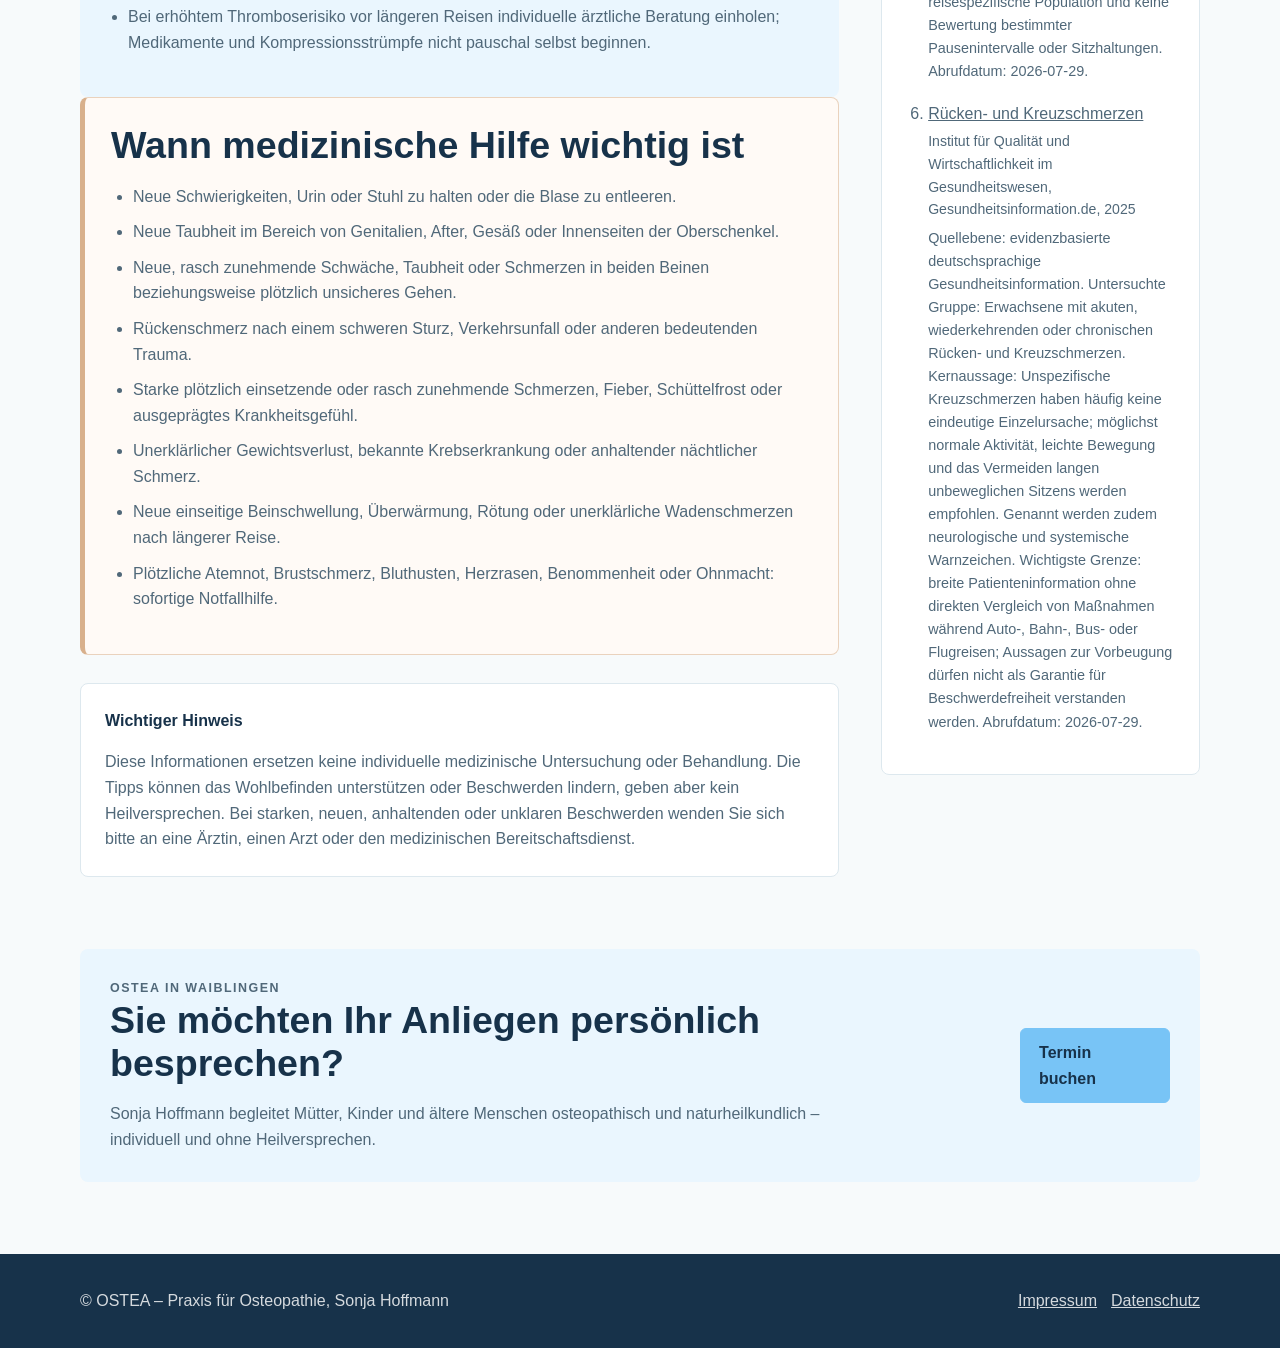
<file: wissen/2026-08-03-ruckenfreundlich-reisen-beweglich-statt-perfekt-sitzen/index.html>
<!doctype html>
<html lang="de">
  <head>
    <meta charset="utf-8">
    <meta name="viewport" content="width=device-width, initial-scale=1">
    <title>Rückenfreundlich reisen: Beweglich statt perfekt sitzen | OSTEA Wissen</title>
    <meta name="description" content="Lange Fahrten können Rückenbeschwerden verstärken, ohne dass dahinter automatisch eine Schädigung steckt. Statt einer angeblich perfekten Sitzhaltung stehen verträgliche Positionswechsel, eine individuell passende Unterstützung und sicher eingeplante Bewegung ">
    <meta name="ostea-review-id" content="ostea-3c897a7c-5a6e-4a36-9159-cd4263a9be17">
    <link rel="canonical" href="https://ostea.de/wissen/2026-08-03-ruckenfreundlich-reisen-beweglich-statt-perfekt-sitzen/">
    <meta property="og:type" content="article">
    <meta property="og:title" content="Rückenfreundlich reisen: Beweglich statt perfekt sitzen">
    <meta property="og:description" content="Lange Fahrten können Rückenbeschwerden verstärken, ohne dass dahinter automatisch eine Schädigung steckt. Statt einer angeblich perfekten Sitzhaltung stehen verträgliche Positionswechsel, eine individuell passende Unterstützung und sicher eingeplante Bewegung ">
    <meta property="og:url" content="https://ostea.de/wissen/2026-08-03-ruckenfreundlich-reisen-beweglich-statt-perfekt-sitzen/">
    <meta property="og:image" content="https://ostea.de/wissen/2026-08-03-ruckenfreundlich-reisen-beweglich-statt-perfekt-sitzen/hero.jpg">
    <link rel="stylesheet" href="../../assets/symptom-pages.css">
    <link rel="stylesheet" href="../../assets/wissen.css">
    <script type="application/ld+json">{"@context":"https://schema.org","@type":"Article","headline":"Rückenfreundlich reisen: Beweglich statt perfekt sitzen","description":"Lange Fahrten können Rückenbeschwerden verstärken, ohne dass dahinter automatisch eine Schädigung steckt. Statt einer angeblich perfekten Sitzhaltung stehen verträgliche Positionswechsel, eine individuell passende Unterstützung und sicher eingeplante Bewegung ","datePublished":"2026-08-03T10:36:05.739Z","dateModified":"2026-08-03T10:36:05.739Z","image":"https://ostea.de/wissen/2026-08-03-ruckenfreundlich-reisen-beweglich-statt-perfekt-sitzen/hero.jpg","author":{"@type":"Person","name":"Sonja Hoffmann","jobTitle":"Heilpraktikerin und Osteopathin"},"publisher":{"@type":"Organization","name":"OSTEA – Praxis für Osteopathie","url":"https://ostea.de"},"mainEntityOfPage":"https://ostea.de/wissen/2026-08-03-ruckenfreundlich-reisen-beweglich-statt-perfekt-sitzen/"}</script>
  </head>
  <body>
    <!-- OSTEA_WISSEN_REVIEW:ostea-3c897a7c-5a6e-4a36-9159-cd4263a9be17 -->
    <a class="skip-link" href="#inhalt">Direkt zum Inhalt</a>
    <header>
      <div class="nav">
        <a class="brand" href="../../">
          <img src="../../assets/ostea-logo.jpg" alt="OSTEA Logo" width="46" height="46">
          <span><strong>OSTEA</strong><span>Praxis für Osteopathie</span></span>
        </a>
        <nav aria-label="Hauptnavigation">
          <ul>
            <li><a href="../../#fuer-wen">Für wen</a></li>
            <li><a href="../../#leistungen">Leistungen</a></li>
            <li><a href="/wissen/">Wissen</a></li>
            <li><a href="../../#kontakt">Kontakt</a></li>
          </ul>
        </nav>
      </div>
    </header>
    <main id="inhalt">
      <nav class="breadcrumb" aria-label="Brotkrumen">
        <ol>
          <li><a href="../../">Startseite</a></li>
          <li><a href="/wissen/">Wissen</a></li>
          <li aria-current="page">Rückenfreundlich reisen: Beweglich statt perfekt sitzen</li>
        </ol>
      </nav>
      <article>
        <div class="article-hero">
          <div>
            <p class="eyebrow">Sommerreisen | Erwachsene und ältere Menschen</p>
            <h1>Rückenfreundlich reisen: Beweglich statt perfekt sitzen</h1>
            <p class="lead">Eine lange Autofahrt, mehrere Stunden im Zug oder ein enger Flugzeugsitz können den Rücken spürbar fordern. Häufig sind nicht einzelne „falsche“ Bewegungen entscheidend, sondern eine Mischung aus ungewohnt langem Sitzen, wenig Bewegungsfreiheit, Anspannung, Vorerkrankungen und schwerem Gepäck. Rückenschmerz bedeutet dabei nicht automatisch, dass etwas beschädigt wurde. Unspezifische Beschwerden haben meist keine eindeutig feststellbare Einzelursache. Sinnvoller als die Suche nach einer perfekten Haltung ist deshalb ein anpassbarer Reiseplan: Positionen wechseln, Bewegung sicher ermöglichen, Belastungen dosieren und Warnzeichen ernst nehmen. ([gesundheitsinformation.de](https://www.gesundheitsinformation.de/ruecken-und-kreuzschmerzen.html))</p>
            <p class="article-meta">Für Erwachsene und ältere Reisende, insbesondere Menschen mit wiederkehrenden unspezifischen Rückenbeschwerden; saisonaler Anlass: längere Auto-, Bahn-, Bus- und Flugreisen im Sommer · veröffentlicht am 03. August 2026</p>
          </div>
          <figure class="article-image">
            <img src="hero.jpg" alt="Ruhiges redaktionelles OSTEA-Motiv zum Thema Rückenfreundlich reisen: Beweglich statt perfekt sitzen." width="1200" height="800">
          </figure>
        </div>
        <div class="article-layout">
          <div class="article-copy">
            
        <section class="article-section">
          <h2>Warum langes Reisen Beschwerden verstärken kann</h2>
          <p>Beim Reisen bleibt der Körper oft länger in derselben Position als im normalen Alltag. Eine systematische Übersicht longitudinaler Studien fand zwar keinen eindeutigen Zusammenhang zwischen der gesamten täglichen Sitzdauer und dem erstmaligen Auftreten von Kreuzschmerz. Längeres sitzendes Verhalten konnte jedoch mit stärkerer schmerzbezogener Einschränkung verbunden sein. Die Aussagekraft war begrenzt, unter anderem weil die Sitzzeiten meist nur erfragt und nicht objektiv gemessen wurden. Daraus lässt sich kein minutengenauer Grenzwert ableiten. ([pmc.ncbi.nlm.nih.gov](https://pmc.ncbi.nlm.nih.gov/articles/PMC8983064/?utm_source=openai))</p>
<p>Für konkrete Reisebeschwerden ist die Datenlage noch dünner. Studien zu Büroarbeit oder allgemeinem Sitzen beantworten nicht zuverlässig, welche Sitzposition im Auto, Zug oder Flugzeug für eine bestimmte Person am besten ist. Hinzu kommen Vibrationen, eingeschränkte Beinfreiheit, ungewohnte Sitze und das Heben von Gepäck. Deshalb sind starre Regeln wie „immer exakt aufrecht sitzen“ oder „alle 30 Minuten aufstehen“ wissenschaftlich nicht ausreichend begründet.</p>
        </section>

        <section class="article-section">
          <h2>Sitzen ohne starre Idealhaltung</h2>
          <p>Eine einzelne Haltung lässt sich nicht allgemein als gesund oder schädlich festlegen. Übersichtsarbeiten berichten widersprüchliche Zusammenhänge zwischen Wirbelsäulenhaltung, körperlicher Belastung und Rückenschmerz. Beobachtete Zusammenhänge beweisen zudem keine Ursache. Auch die Forschung zur Bewegungsvariabilität zeigt kein einheitliches Muster, das für alle Menschen mit Kreuzschmerz gilt. ([pubmed.ncbi.nlm.nih.gov](https://pubmed.ncbi.nlm.nih.gov/31451200/?utm_source=openai))</p>
<p>Praktisch bedeutet das: Eine Position darf bequem und gut gestützt sein, muss aber nicht dauerhaft gehalten werden. Die Rückenlehne kann so eingestellt werden, dass Lenkrad, Pedale oder Tisch ohne starkes Vorbeugen erreichbar bleiben. Eine kleine, weiche Unterstützung im Bereich des unteren Rückens kann angenehm sein, sollte aber weder Druckschmerz noch ein erzwungenes Hohlkreuz auslösen. Füße beziehungsweise Schuhe sollten möglichst stabil aufstehen; Taschen gehören nicht unter die Füße, wenn dadurch die Knie stark angehoben oder Fluchtwege blockiert werden.</p>
<p>Kleine Veränderungen zählen ebenfalls: das Becken etwas vor- oder zurückbewegen, die Lehnenneigung leicht verändern, Schultern lockern, Füße neu aufsetzen oder – als Mitfahrerin beziehungsweise Mitfahrer – die Beinposition wechseln. Wer selbst fährt, verändert Einstellungen ausschließlich im Stand. Sicherheit und Fahrzeugkontrolle gehen jeder Rückenübung vor.</p>
        </section>

        <section class="article-section">
          <h2>Positionswechsel und Bewegungspausen sinnvoll einordnen</h2>
          <p>Bei bestehenden Rückenbeschwerden empfehlen seriöse Gesundheitsinformationen, aktiv zu bleiben und langes unbewegliches Sitzen sowie ausgedehnte Bettruhe zu vermeiden. Das rechtfertigt jedoch kein festes, für alle Menschen gültiges Pausenschema. Reiseart, Verkehrslage, Alter, Mobilität, Beschwerden und Vorerkrankungen unterscheiden sich zu stark. ([nhs.uk](https://www.nhs.uk/conditions/back-pain/?source=post_page---------------------------))</p>
<p>Für den Rücken kann es hilfreich sein, Pausen vorausschauend einzuplanen und zusätzlich auf frühe Zeichen wie zunehmende Steifigkeit, Druckgefühl oder den Wunsch nach einem Positionswechsel zu reagieren. Bei einer sicheren Pause genügen oft wenige Minuten ruhiges Gehen und lockere, schmerzfreie Bewegungen. Kräftiges Dehnen bis in den Schmerz, ruckartige Rotationen oder Übungen auf unsicherem Untergrund sind nicht erforderlich. Ältere Menschen sollten beim Aussteigen zunächst einen stabilen Stand herstellen und bei Schwindel, Gleichgewichtsproblemen oder Gelenkbeschwerden eine Haltemöglichkeit nutzen.</p>
<p>Davon zu unterscheiden ist das Thema Blutgerinnsel: Lange eingeschränkte Beweglichkeit kann bei Reisen das Risiko einer tiefen Venenthrombose erhöhen, besonders bei zusätzlichen Risikofaktoren. Die CDC hält häufiges Gehen und Bewegungen der Wadenmuskulatur bei langen Reisen für plausibel, weist aber auf überwiegend indirekte beziehungsweise niedrig sichere Evidenz hin. Ein Gangplatz kann Bewegung erleichtern. Menschen mit früherer Thrombose, kürzlicher Operation, aktiver Krebserkrankung, deutlicher Mobilitätseinschränkung oder mehreren Risikofaktoren sollten vor einer langen Reise ärztlich klären, ob weitere Maßnahmen nötig sind. Kompressionsstrümpfe oder Medikamente sind keine pauschale Selbsthilfemaßnahme. ([cdc.gov](https://www.cdc.gov/yellow-book/hcp/travel-air-sea/deep-vein-thrombosis-and-pulmonary-embolism.html))</p>
        </section>

        <section class="article-section">
          <h2>Gepäck bewegen: Last, Abstand und Drehung beachten</h2>
          <p>Direkte klinische Studien dazu, welche Koffertechnik Reise-Rückenschmerz verhindert, fehlen weitgehend. Hinweise stammen vor allem aus der beruflichen Ergonomie. Dort hängt die körperliche Beanspruchung nicht nur vom Gewicht ab, sondern auch davon, wie weit die Last vom Körper entfernt ist, aus welcher Höhe sie aufgenommen wird, wie häufig gehoben wird, wie gut sie greifbar ist und ob der Oberkörper dabei gedreht wird. ([cdc.gov](https://www.cdc.gov/niosh/ergonomics/about/RNLE.html))</p>
<p>Für Reisende folgt daraus eine risikoarme Strategie: Gepäckmenge vorab reduzieren, schwere Inhalte auf kleinere Taschen verteilen und Rollen statt Tragen bevorzugen. Vor dem Heben sollte klar sein, wo das Gepäck abgestellt wird. Den Koffer möglichst nah heranholen, mit beiden Händen sicher greifen und Füße sowie ganzen Körper in Zielrichtung drehen, anstatt unter Last den Rumpf zu verdrehen. Hohe Ablagen, Kofferräume oder Gepäckfächer sind ungünstig, wenn die Last nur mit ausgestreckten Armen erreicht wird. Dann besser um Hilfe bitten – besonders bei akuten Beschwerden, eingeschränkter Kraft, Osteoporose, Gleichgewichtsproblemen oder nach Operationen. Es gibt kein allgemeingültiges „sicheres Koffergewicht“ für alle Menschen.</p>
        </section>

        <section class="article-section">
          <h2>Was unterwegs entlasten kann – und wo die Grenzen liegen</h2>
          <p>Manchen Reisenden hilft Wärme vor oder nach der Fahrt, anderen eine kurze Ruheposition oder sanfte Bewegung. Solche Maßnahmen können als angenehm empfunden werden, sind aber weder ein Nachweis für die Ursache der Beschwerden noch eine Garantie für einen beschwerdefreien Reiseverlauf. Übungen sollten im vertrauten, gut tolerierten Bewegungsbereich bleiben. Neue oder deutlich zunehmende Schmerzen sind kein Anlass, eine Bewegung mit Kraft zu erzwingen.</p>
<p>Osteopathie kann nach individueller Untersuchung als ergänzende Möglichkeit erwogen werden, etwa wenn wiederkehrende Beschwerden, Bewegungsunsicherheit oder Fragen zur Reisevorbereitung bestehen. Für eine spezifische Wirksamkeit bei reisebedingtem Rückenschmerz fehlen jedoch direkte hochwertige Studien. Osteopathische Behandlung ersetzt weder die ärztliche Abklärung neuer neurologischer Symptome noch die Diagnostik nach einem Unfall. Auch Aussagen, eine Behandlung „richte“ die Wirbelsäule dauerhaft aus oder beseitige sicher die Ursache, sind wissenschaftlich nicht angemessen.</p>
        </section>

        <section class="article-section">
          <h2>Warnzeichen: Nicht einfach weiterreisen</h2>
          <p>Neue Probleme beim Wasserlassen oder Stuhlgang, Gefühlsverlust im Genital- oder Afterbereich sowie Schmerzen, Taubheit oder Schwäche in beiden Beinen können auf eine seltene, aber dringliche Nervenkompression hindeuten. Ebenso müssen Rückenschmerzen nach einem schweren Unfall sofort medizinisch beurteilt werden. Starke plötzlich einsetzende oder rasch zunehmende Schmerzen, Fieber, Schüttelfrost, ausgeprägtes Krankheitsgefühl, unerklärlicher Gewichtsverlust oder bekannte Krebserkrankungen sind Gründe für eine zeitnahe ärztliche Abklärung. ([nhs.uk](https://www.nhs.uk/conditions/back-pain/?source=post_page---------------------------))</p>
<p>Nach langen Reisen sind außerdem eine neu auftretende einseitige Schwellung, Überwärmung, Rötung oder unerklärliche Druckschmerzen im Bein mögliche Zeichen einer tiefen Venenthrombose. Plötzliche Atemnot, Brustschmerz, Bluthusten, Herzrasen, Benommenheit oder Ohnmacht können zu einer Lungenembolie passen und sind ein medizinischer Notfall. ([cdc.gov](https://www.cdc.gov/yellow-book/hcp/travel-air-sea/deep-vein-thrombosis-and-pulmonary-embolism.html))</p>
<p>Ohne Warnzeichen gilt: Beschwerden, die über mehrere Wochen anhalten, wiederholt zunehmen, den Schlaf deutlich stören oder normale Alltagsaktivitäten verhindern, sollten fachlich untersucht werden. Eine frühere Diagnose, Osteoporose, eine kürzliche Operation oder ausgeprägte Unsicherheit beim Gehen senken bei älteren Menschen die Schwelle für eine ärztliche Rücksprache.</p>
        </section>
            <section class="article-section tips">
              <h2>Praktische Tipps für zu Hause</h2>
              <ul><li>Reiseunterbrechungen bereits bei der Planung berücksichtigen, ohne daraus ein starres Minutenprogramm zu machen.</li>
<li>Die Sitzposition gelegentlich in kleinen Schritten verändern; es gibt keine universelle Idealhaltung, die stundenlang festgehalten werden muss.</li>
<li>Als fahrende Person Einstellungen und Übungen ausschließlich im sicheren Stand verändern beziehungsweise durchführen.</li>
<li>Bei Pausen wenige Minuten ruhig gehen und nur Bewegungen wählen, die kontrolliert und ohne deutliche Schmerzsteigerung möglich sind.</li>
<li>Im Sitzen Füße oder Sprunggelenke regelmäßig bewegen, sofern ausreichend Platz besteht und keine ärztlichen Einschränkungen dagegen sprechen.</li>
<li>Rollkoffer nutzen, Gepäck reduzieren oder auf mehrere leichtere Einheiten verteilen.</li>
<li>Lasten nah am Körper greifen und mit den Füßen umsetzen, statt den Rumpf unter Gewicht zu verdrehen.</li>
<li>Bei hohen Ablagen, schwerem Gepäck, Gleichgewichtsproblemen oder akuten Beschwerden frühzeitig um Hilfe bitten.</li>
<li>Bei erhöhtem Thromboserisiko vor längeren Reisen individuelle ärztliche Beratung einholen; Medikamente und Kompressionsstrümpfe nicht pauschal selbst beginnen.</li></ul>
            </section>
            <section class="article-section warning">
              <h2>Wann medizinische Hilfe wichtig ist</h2>
              <ul><li>Neue Schwierigkeiten, Urin oder Stuhl zu halten oder die Blase zu entleeren.</li>
<li>Neue Taubheit im Bereich von Genitalien, After, Gesäß oder Innenseiten der Oberschenkel.</li>
<li>Neue, rasch zunehmende Schwäche, Taubheit oder Schmerzen in beiden Beinen beziehungsweise plötzlich unsicheres Gehen.</li>
<li>Rückenschmerz nach einem schweren Sturz, Verkehrsunfall oder anderen bedeutenden Trauma.</li>
<li>Starke plötzlich einsetzende oder rasch zunehmende Schmerzen, Fieber, Schüttelfrost oder ausgeprägtes Krankheitsgefühl.</li>
<li>Unerklärlicher Gewichtsverlust, bekannte Krebserkrankung oder anhaltender nächtlicher Schmerz.</li>
<li>Neue einseitige Beinschwellung, Überwärmung, Rötung oder unerklärliche Wadenschmerzen nach längerer Reise.</li>
<li>Plötzliche Atemnot, Brustschmerz, Bluthusten, Herzrasen, Benommenheit oder Ohnmacht: sofortige Notfallhilfe.</li></ul>
            </section>
            <aside class="medical-note">
              <strong>Wichtiger Hinweis</strong>
              <p>Diese Informationen ersetzen keine individuelle medizinische Untersuchung oder Behandlung. Die Tipps können das Wohlbefinden unterstützen oder Beschwerden lindern, geben aber kein Heilversprechen. Bei starken, neuen, anhaltenden oder unklaren Beschwerden wenden Sie sich bitte an eine Ärztin, einen Arzt oder den medizinischen Bereitschaftsdienst.</p>
            </aside>
          </div>
          <aside class="source-panel" aria-labelledby="quellen-title">
            <h2 id="quellen-title">Quellen und Einordnung</h2>
            <p>Die Evidenz ist überwiegend indirekt: Es gibt nur wenige belastbare Untersuchungen, die konkrete Maßnahmen gegen Rückenbeschwerden während Auto-, Bahn-, Bus- oder Flugreisen direkt miteinander vergleichen. Insbesondere sind weder eine universelle Idealsitzhaltung noch ein exaktes Pausenintervall zur Linderung reisebedingter Rückenschmerzen wissenschaftlich gesichert. Die Empfehlungen werden deshalb vorsichtig aus Leit- und Behördeninformationen zu unspezifischen Kreuzschmerzen, systematischen Übersichten zu Sitzen und Haltung, arbeitsmedizinischen Erkenntnissen zur Lastenhandhabung sowie Reiseempfehlungen zur Vermeidung langer Immobilität abgeleitet. Die Hinweise zur Gepäckhandhabung stammen vorwiegend aus beruflicher Ergonomie und lassen sich nicht eins zu eins auf gelegentliches Kofferheben übertragen. Für Osteopathie speziell bei Reisebeschwerden fehlen direkte hochwertige Studien; sie wird daher nur als mögliche individuelle Ergänzung nach angemessener Abklärung eingeordnet. Naturheilkundliche Wirkannahmen werden nicht mit klinisch gesicherter Evidenz gleichgesetzt.</p>
            <ol>
        <li>
          <a href="https://www.cdc.gov/yellow-book/hcp/travel-air-sea/deep-vein-thrombosis-and-pulmonary-embolism.html" target="_blank" rel="noopener noreferrer">Deep Vein Thrombosis and Pulmonary Embolism – CDC Yellow Book 2026</a>
          <span>Centers for Disease Control and Prevention, Yellow Book; Nimia L. Reyes und Karon Abe, 2025</span>
          <p>Quellebene: aktuelle Behörden- und reisemedizinische Evidenzsynthese. Untersuchte Gruppe: Langstreckenreisende, mit gesonderter Betrachtung von Personen mit zusätzlichen VTE-Risikofaktoren. Kernaussage: Längere eingeschränkte Beweglichkeit ist mit einem erhöhten VTE-Risiko verbunden; häufiges Gehen und Wadenbewegungen sind plausibel, besonders wichtig ist die individuelle Risikoeinschätzung. Wichtigste Grenze: heterogene Definitionen von Reisedauer und Nachbeobachtung; für Mobilität und Sitzplatzwahl überwiegend indirekte beziehungsweise niedrig sichere Evidenz, keine Aussage zur Linderung von Rückenbeschwerden. Abrufdatum: 2026-07-29.</p>
        </li>

        <li>
          <a href="https://www.cdc.gov/niosh/ergonomics/about/RNLE.html" target="_blank" rel="noopener noreferrer">Revised NIOSH Lifting Equation</a>
          <span>National Institute for Occupational Safety and Health, CDC, 2024</span>
          <p>Quellebene: arbeitsmedizinisches Behördeninstrument zur ergonomischen Risikobewertung. Untersuchte Gruppe: arbeitende Erwachsene bei ein- oder beidhändigen manuellen Hebeaufgaben. Kernaussage: Belastung beim Heben hängt unter anderem von Gewicht, Abstand der Hände zum Körper, Ausgangs- und Zielhöhe, Drehwinkel, Häufigkeit, Dauer und Griffqualität ab. Wichtigste Grenze: für wiederholte berufliche Hebeaufgaben entwickelt; keine klinische Studie zu gelegentlichem Reisegepäck, älteren Urlaubern oder der Behandlung vorhandener Rückenschmerzen. Abrufdatum: 2026-07-29.</p>
        </li>

        <li>
          <a href="https://pmc.ncbi.nlm.nih.gov/articles/PMC8983064/" target="_blank" rel="noopener noreferrer">The association between sedentary behavior and low back pain in adults: a systematic review and meta-analysis of longitudinal studies</a>
          <span>Alzahrani et al.; PeerJ, bereitgestellt über PubMed Central/NCBI, 2022</span>
          <p>Studientyp: systematische Übersicht und Metaanalyse longitudinaler Studien. Untersuchte Gruppe: Erwachsene ab 18 Jahren mit Daten zu sitzendem Verhalten und unspezifischem Kreuzschmerz beziehungsweise schmerzbezogener Einschränkung. Kernaussage: Die gesamte Sitzdauer war nicht eindeutig mit Kreuzschmerz verbunden; ab mindestens drei Stunden sitzendem Verhalten pro Tag zeigte sich ein möglicher Zusammenhang mit stärkerer Einschränkung. Wichtigste Grenze: überwiegend nur mittelmäßige Studienqualität und subjektiv erfasste Sitzzeiten; keine reisespezifischen Studien und kein belastbarer Schwellenwert für Pausen. Abrufdatum: 2026-07-29.</p>
        </li>

        <li>
          <a href="https://pubmed.ncbi.nlm.nih.gov/31451200/" target="_blank" rel="noopener noreferrer">No consensus on causality of spine postures or physical exposure and low back pain: A systematic review of systematic reviews</a>
          <span>Swain et al.; Journal of Biomechanics, indexiert in PubMed, 2020</span>
          <p>Studientyp: Umbrella-Review von 41 systematischen Übersichten. Untersuchte Gruppe: überwiegend erwachsene Populationen mit körperlichen beziehungsweise beruflichen Expositionen wie Sitzen, Stehen, Beugen, Drehen, Vibration und schwerer Arbeit. Kernaussage: Für eine ursächliche Beziehung zwischen bestimmten Wirbelsäulenhaltungen oder körperlichen Expositionen und Kreuzschmerz bestand kein Konsens; Assoziationen belegen keine Kausalität. Wichtigste Grenze: eingeschlossene Literatur nur bis Juni 2018, starke Heterogenität und keine spezifische Untersuchung von Reisehaltungen oder älteren Reisenden. Abrufdatum: 2026-07-29.</p>
        </li>

        <li>
          <a href="https://www.nhs.uk/conditions/back-pain/" target="_blank" rel="noopener noreferrer">Back pain</a>
          <span>National Health Service (NHS), 2026</span>
          <p>Quellebene: aktuell überprüfte staatliche Patienteninformation. Untersuchte Gruppe: allgemeine erwachsene Bevölkerung mit Rückenschmerzen. Kernaussage: Möglichst aktiv bleiben und lange Bettruhe vermeiden; klare dringliche Warnzeichen sind unter anderem beidseitige neurologische Symptome, Gefühlsverlust im Genital- oder Analbereich, Blasen- oder Darmveränderungen und Beschwerden nach einem schweren Unfall. Wichtigste Grenze: keine systematische Übersichtsarbeit, keine reisespezifische Population und keine Bewertung bestimmter Pausenintervalle oder Sitzhaltungen. Abrufdatum: 2026-07-29.</p>
        </li>

        <li>
          <a href="https://www.gesundheitsinformation.de/ruecken-und-kreuzschmerzen.html" target="_blank" rel="noopener noreferrer">Rücken- und Kreuzschmerzen</a>
          <span>Institut für Qualität und Wirtschaftlichkeit im Gesundheitswesen, Gesundheitsinformation.de, 2025</span>
          <p>Quellebene: evidenzbasierte deutschsprachige Gesundheitsinformation. Untersuchte Gruppe: Erwachsene mit akuten, wiederkehrenden oder chronischen Rücken- und Kreuzschmerzen. Kernaussage: Unspezifische Kreuzschmerzen haben häufig keine eindeutige Einzelursache; möglichst normale Aktivität, leichte Bewegung und das Vermeiden langen unbeweglichen Sitzens werden empfohlen. Genannt werden zudem neurologische und systemische Warnzeichen. Wichtigste Grenze: breite Patienteninformation ohne direkten Vergleich von Maßnahmen während Auto-, Bahn-, Bus- oder Flugreisen; Aussagen zur Vorbeugung dürfen nicht als Garantie für Beschwerdefreiheit verstanden werden. Abrufdatum: 2026-07-29.</p>
        </li></ol>
          </aside>
        </div>
      </article>
      <section class="article-cta">
        <div>
          <p class="eyebrow">OSTEA in Waiblingen</p>
          <h2>Sie möchten Ihr Anliegen persönlich besprechen?</h2>
          <p>Sonja Hoffmann begleitet Mütter, Kinder und ältere Menschen osteopathisch und naturheilkundlich – individuell und ohne Heilversprechen.</p>
        </div>
        <a class="button" href="https://calendly.com/ostea/60min" target="_blank" rel="noopener">Termin buchen</a>
      </section>
    </main>
    <footer>
      <div class="footer-inner">
        <span>&copy; OSTEA – Praxis für Osteopathie, Sonja Hoffmann</span>
        <div class="footer-links">
          <a href="../../#impressum">Impressum</a>
          <a href="../../#datenschutz">Datenschutz</a>
        </div>
      </div>
    </footer>
  </body>
</html>
</file>
<file: assets/symptom-pages.css>
:root {
  --ink: #17324A;
  --muted: #506879;
  --line: #DDE8EE;
  --paper: #F7FAFB;
  --white: #ffffff;
  --mist: #EAF6FE;
  --accent: #78C4F6;
  --warm: #D8B08C;
  --shadow: 0 18px 48px rgba(23, 36, 38, 0.12);
  --radius: 8px;
  --max: 1120px;
}

* {
  box-sizing: border-box;
}

html {
  scroll-behavior: smooth;
}

body {
  margin: 0;
  color: var(--ink);
  background: var(--paper);
  font-family: Arial, Helvetica, sans-serif;
  line-height: 1.6;
}

a {
  color: inherit;
}

img {
  display: block;
  max-width: 100%;
}

.skip-link {
  position: absolute;
  left: 16px;
  top: -120px;
  z-index: 100;
  background: var(--ink);
  color: var(--white);
  padding: 10px 14px;
  text-decoration: none;
  border-radius: 4px;
}

.skip-link:focus {
  top: 16px;
}

header {
  position: sticky;
  top: 0;
  z-index: 20;
  background: rgba(247, 250, 251, 0.96);
  border-bottom: 1px solid var(--line);
  backdrop-filter: blur(14px);
}

.nav {
  width: min(100% - 32px, var(--max));
  min-height: 76px;
  margin: 0 auto;
  display: flex;
  align-items: center;
  justify-content: space-between;
  gap: 20px;
}

.brand {
  display: flex;
  align-items: center;
  gap: 12px;
  text-decoration: none;
}

.brand img {
  width: 46px;
  height: 46px;
  border-radius: 50%;
  border: 1px solid rgba(23, 50, 74, 0.16);
}

.brand strong,
.brand span {
  display: block;
}

.brand strong {
  letter-spacing: 0.08em;
}

.brand span {
  color: var(--muted);
  font-size: 0.82rem;
  line-height: 1.25;
}

nav ul {
  display: flex;
  align-items: center;
  gap: 18px;
  padding: 0;
  margin: 0;
  list-style: none;
}

nav a {
  color: var(--muted);
  font-size: 0.93rem;
  text-decoration: none;
}

nav a:hover,
nav a:focus {
  color: var(--ink);
}

.button {
  display: inline-flex;
  align-items: center;
  justify-content: center;
  min-height: 44px;
  padding: 11px 18px;
  color: var(--ink);
  background: var(--accent);
  border: 1px solid var(--accent);
  border-radius: 6px;
  font-weight: 700;
  text-decoration: none;
  transition: transform 160ms ease, background 160ms ease, color 160ms ease;
}

.button:hover,
.button:focus {
  color: var(--white);
  background: var(--ink);
  border-color: var(--ink);
  transform: translateY(-1px);
}

.button.secondary {
  background: rgba(120, 196, 246, 0.08);
  border-color: rgba(120, 196, 246, 0.72);
}

.hero,
section {
  width: min(100% - 32px, var(--max));
  margin: 0 auto;
}

.breadcrumb {
  width: min(100% - 32px, var(--max));
  margin: 0 auto;
  padding: 18px 0 0;
  color: var(--muted);
  font-size: 0.92rem;
}

.breadcrumb ol {
  display: flex;
  flex-wrap: wrap;
  gap: 8px;
  padding: 0;
  margin: 0;
  list-style: none;
}

.breadcrumb li:not(:last-child)::after {
  margin-left: 8px;
  color: var(--warm);
  content: "/";
}

.breadcrumb a {
  text-decoration-color: rgba(120, 196, 246, 0.72);
  text-underline-offset: 4px;
}

.hero {
  display: grid;
  grid-template-columns: minmax(0, 1fr) minmax(320px, 0.8fr);
  gap: 42px;
  align-items: center;
  padding: 72px 0 64px;
}

.eyebrow {
  margin: 0 0 12px;
  color: var(--warm);
  font-size: 0.78rem;
  font-weight: 800;
  letter-spacing: 0.12em;
  text-transform: uppercase;
}

h1,
h2,
h3 {
  margin: 0;
  line-height: 1.15;
}

h1 {
  max-width: 760px;
  font-size: clamp(2.1rem, 4vw, 3.4rem);
}

h2 {
  font-size: clamp(1.55rem, 3vw, 2.35rem);
}

h3 {
  font-size: 1.12rem;
}

.lead {
  max-width: 700px;
  margin: 20px 0 0;
  color: var(--muted);
  font-size: 1.08rem;
}

.hero-actions,
.cta-row {
  display: flex;
  flex-wrap: wrap;
  gap: 12px;
  margin-top: 24px;
}

.hero-card,
.card,
.notice {
  background: var(--white);
  border: 1px solid var(--line);
  border-radius: var(--radius);
}

.hero-card {
  width: min(100%, 430px);
  justify-self: end;
  padding: 24px;
  box-shadow: var(--shadow);
}

.hero-card img {
  width: 100%;
  aspect-ratio: 744 / 801;
  object-fit: cover;
  border-radius: var(--radius);
}

.hero-card p {
  margin: 16px 0 0;
  color: var(--muted);
}

section {
  padding: 64px 0;
}

.band {
  width: 100%;
  max-width: none;
  background: var(--mist);
}

.band > .inner,
.inner {
  width: min(100% - 32px, var(--max));
  margin: 0 auto;
}

.section-head {
  display: grid;
  grid-template-columns: minmax(0, 0.75fr) minmax(280px, 0.6fr);
  gap: 36px;
  align-items: end;
  margin-bottom: 28px;
}

.section-head p,
.card p,
.notice p {
  color: var(--muted);
}

.grid {
  display: grid;
  grid-template-columns: repeat(3, minmax(0, 1fr));
  gap: 16px;
}

.grid.two {
  grid-template-columns: repeat(2, minmax(0, 1fr));
}

.card,
.notice {
  padding: 22px;
}

.card ul {
  padding-left: 20px;
  margin: 14px 0 0;
  color: var(--muted);
}

.warning {
  border-left: 5px solid var(--warm);
}

.related {
  display: grid;
  grid-template-columns: repeat(4, minmax(0, 1fr));
  gap: 14px;
}

.related a {
  display: block;
  min-height: 100%;
  padding: 18px;
  background: var(--white);
  border: 1px solid var(--line);
  border-radius: var(--radius);
  color: var(--ink);
  font-weight: 800;
  text-decoration: none;
}

.related a span {
  display: block;
  margin-top: 8px;
  color: var(--muted);
  font-size: 0.92rem;
  font-weight: 400;
}

.related a:hover,
.related a:focus {
  border-color: var(--accent);
  box-shadow: 0 12px 28px rgba(23, 36, 38, 0.08);
}

.faq {
  display: grid;
  grid-template-columns: repeat(2, minmax(0, 1fr));
  gap: 14px;
}

details {
  background: var(--white);
  border: 1px solid var(--line);
  border-radius: var(--radius);
}

summary {
  cursor: pointer;
  padding: 17px 20px;
  font-weight: 800;
}

details p {
  margin: 0;
  padding: 0 20px 20px;
  color: var(--muted);
}

footer {
  padding: 34px 0;
  background: var(--ink);
  color: var(--white);
}

.footer-inner {
  width: min(100% - 32px, var(--max));
  margin: 0 auto;
  display: flex;
  flex-wrap: wrap;
  align-items: center;
  justify-content: space-between;
  gap: 16px;
}

footer a,
footer span {
  color: rgba(255, 255, 255, 0.82);
}

.footer-links {
  display: flex;
  flex-wrap: wrap;
  gap: 14px;
}

@media (max-width: 900px) {
  .nav {
    align-items: flex-start;
    padding: 14px 0;
    flex-direction: column;
  }

  nav ul {
    flex-wrap: wrap;
    gap: 12px;
  }

  .hero,
  .section-head,
  .grid,
  .grid.two,
  .related,
  .faq {
    grid-template-columns: 1fr;
  }

  .hero {
    padding-top: 42px;
  }

  .hero-card {
    width: min(100%, 520px);
    justify-self: center;
  }
}

@media (max-width: 640px) {
  .hero,
  section,
  .band > .inner,
  .inner,
  .nav,
  .footer-inner {
    width: min(100% - 24px, var(--max));
  }

  h1 {
    font-size: clamp(2rem, 9vw, 2.55rem);
  }

  .hero-actions,
  .cta-row {
    display: grid;
  }

  .button {
    width: 100%;
  }
}
</file>
<file: assets/wissen.css>
.wissen-home {
  width: 100%;
  max-width: none;
}

.wissen-grid {
  display: grid;
  grid-template-columns: repeat(3, minmax(0, 1fr));
  gap: 18px;
}

.wissen-grid--1 {
  grid-template-columns: minmax(0, 720px);
}

.wissen-grid--2 {
  grid-template-columns: repeat(2, minmax(0, 1fr));
  max-width: 900px;
}

.wissen-card {
  display: flex;
  flex-direction: column;
  overflow: hidden;
  background: var(--white);
  border: 1px solid var(--line);
  border-radius: var(--radius);
  box-shadow: 0 12px 32px rgba(23, 50, 74, 0.08);
}

.wissen-card-image {
  display: block;
  background: var(--mist);
}

.wissen-card-image img {
  width: 100%;
  aspect-ratio: 16 / 9;
  object-fit: cover;
}

.wissen-card-body {
  display: flex;
  flex: 1;
  flex-direction: column;
  padding: 22px;
}

.wissen-card-body h3 {
  margin-bottom: 12px;
}

.wissen-card-body h3 a {
  color: var(--ink);
  text-decoration: none;
}

.wissen-card-body h3 a:hover,
.wissen-card-body h3 a:focus {
  text-decoration: underline;
  text-decoration-color: var(--accent, var(--teal, #78c4f6));
  text-underline-offset: 4px;
}

.wissen-card-body > p:not(.eyebrow),
.wissen-card-body > span {
  color: var(--muted);
}

.wissen-card-more {
  display: inline-flex;
  align-items: center;
  align-self: flex-start;
  gap: 0.45rem;
  margin-top: 14px;
  padding: 8px 12px;
  color: var(--ink);
  background: var(--mist);
  border-left: 3px solid var(--accent, var(--teal, #78c4f6));
  border-radius: 6px;
  font-weight: 700;
  text-decoration: none;
  transition: color 160ms ease, background 160ms ease, transform 160ms ease;
}

.wissen-card-more::after {
  content: "\2192";
}

.wissen-card-more:hover,
.wissen-card-more:focus {
  color: var(--white);
  background: var(--ink);
  transform: translateX(2px);
}

.wissen-card-body > span {
  display: block;
  margin-top: auto;
  padding-top: 18px;
  font-size: 0.86rem;
}

.wissen-home-actions {
  display: flex;
  justify-content: flex-end;
  margin-top: 24px;
}

.wissen-overview-hero,
.wissen-overview {
  width: min(100% - 32px, var(--max));
  margin: 0 auto;
}

.wissen-overview-hero {
  max-width: 840px;
  margin-left: max(16px, calc((100% - var(--max)) / 2));
  padding: 58px 0 48px;
}

.wissen-overview-hero .lead {
  color: var(--muted);
}

.wissen-overview {
  padding-bottom: 72px;
}

.article-hero,
.article-layout,
.article-cta {
  width: min(100% - 32px, var(--max));
  margin: 0 auto;
}

.article-hero {
  display: grid;
  grid-template-columns: minmax(0, 1fr) minmax(340px, 0.8fr);
  gap: 44px;
  align-items: center;
  padding: 58px 0 54px;
}

.article-meta {
  margin-top: 20px;
  color: var(--muted);
  font-size: 0.9rem;
}

.article-image {
  margin: 0;
  overflow: hidden;
  background: var(--white);
  border: 1px solid var(--line);
  border-radius: var(--radius);
  box-shadow: var(--shadow);
}

.article-image img {
  width: 100%;
  height: auto;
}

.article-layout {
  display: grid;
  grid-template-columns: minmax(0, 1fr) minmax(280px, 0.42fr);
  gap: 42px;
  align-items: start;
  padding-bottom: 72px;
}

.article-section {
  width: auto;
  padding: 28px 0;
  border-top: 1px solid var(--line);
}

.article-section:first-child {
  border-top: 0;
}

.article-section p,
.article-section li,
.source-panel p,
.source-panel li,
.medical-note p,
.article-cta p {
  color: var(--muted);
}

.article-section ul {
  padding-left: 22px;
}

.article-section li + li {
  margin-top: 10px;
}

.article-section.warning {
  padding: 26px;
  background: #fffaf6;
  border: 1px solid #ead2bd;
  border-left: 5px solid var(--warm);
  border-radius: var(--radius);
}

.tips {
  padding: 26px;
  background: var(--mist);
  border-radius: var(--radius);
}

.medical-note,
.source-panel {
  padding: 24px;
  background: var(--white);
  border: 1px solid var(--line);
  border-radius: var(--radius);
}

.medical-note {
  margin-top: 28px;
}

.medical-note p {
  margin-bottom: 0;
}

.source-panel {
  position: sticky;
  top: 96px;
}

.source-panel h2 {
  font-size: 1.35rem;
}

.source-panel ol {
  padding-left: 22px;
}

.source-panel li + li {
  margin-top: 18px;
}

.source-panel li span {
  display: block;
  margin-top: 4px;
  font-size: 0.88rem;
}

.source-panel li p {
  margin: 6px 0 0;
  font-size: 0.9rem;
}

.article-cta {
  display: flex;
  align-items: center;
  justify-content: space-between;
  gap: 28px;
  margin-bottom: 72px;
  padding: 30px;
  background: var(--mist);
  border-radius: var(--radius);
}

.article-cta p {
  max-width: 760px;
  margin-bottom: 0;
}

@media (max-width: 900px) {
  .article-hero,
  .article-layout {
    grid-template-columns: 1fr;
  }

  .wissen-grid {
    grid-template-columns: repeat(2, minmax(0, 1fr));
  }

  .wissen-grid--1 {
    grid-template-columns: minmax(0, 720px);
  }

  .source-panel {
    position: static;
  }
}

@media (max-width: 640px) {
  .article-hero,
  .article-layout,
  .article-cta,
  .wissen-overview-hero,
  .wissen-overview {
    width: min(100% - 24px, var(--max));
  }

  .wissen-overview-hero {
    margin-left: auto;
  }

  .wissen-grid {
    grid-template-columns: 1fr;
  }

  .article-hero {
    padding-top: 38px;
  }

  .wissen-home-actions {
    justify-content: stretch;
  }

  .wissen-home-actions .button {
    width: 100%;
  }

  .article-cta {
    align-items: stretch;
    flex-direction: column;
  }
}
</file>
